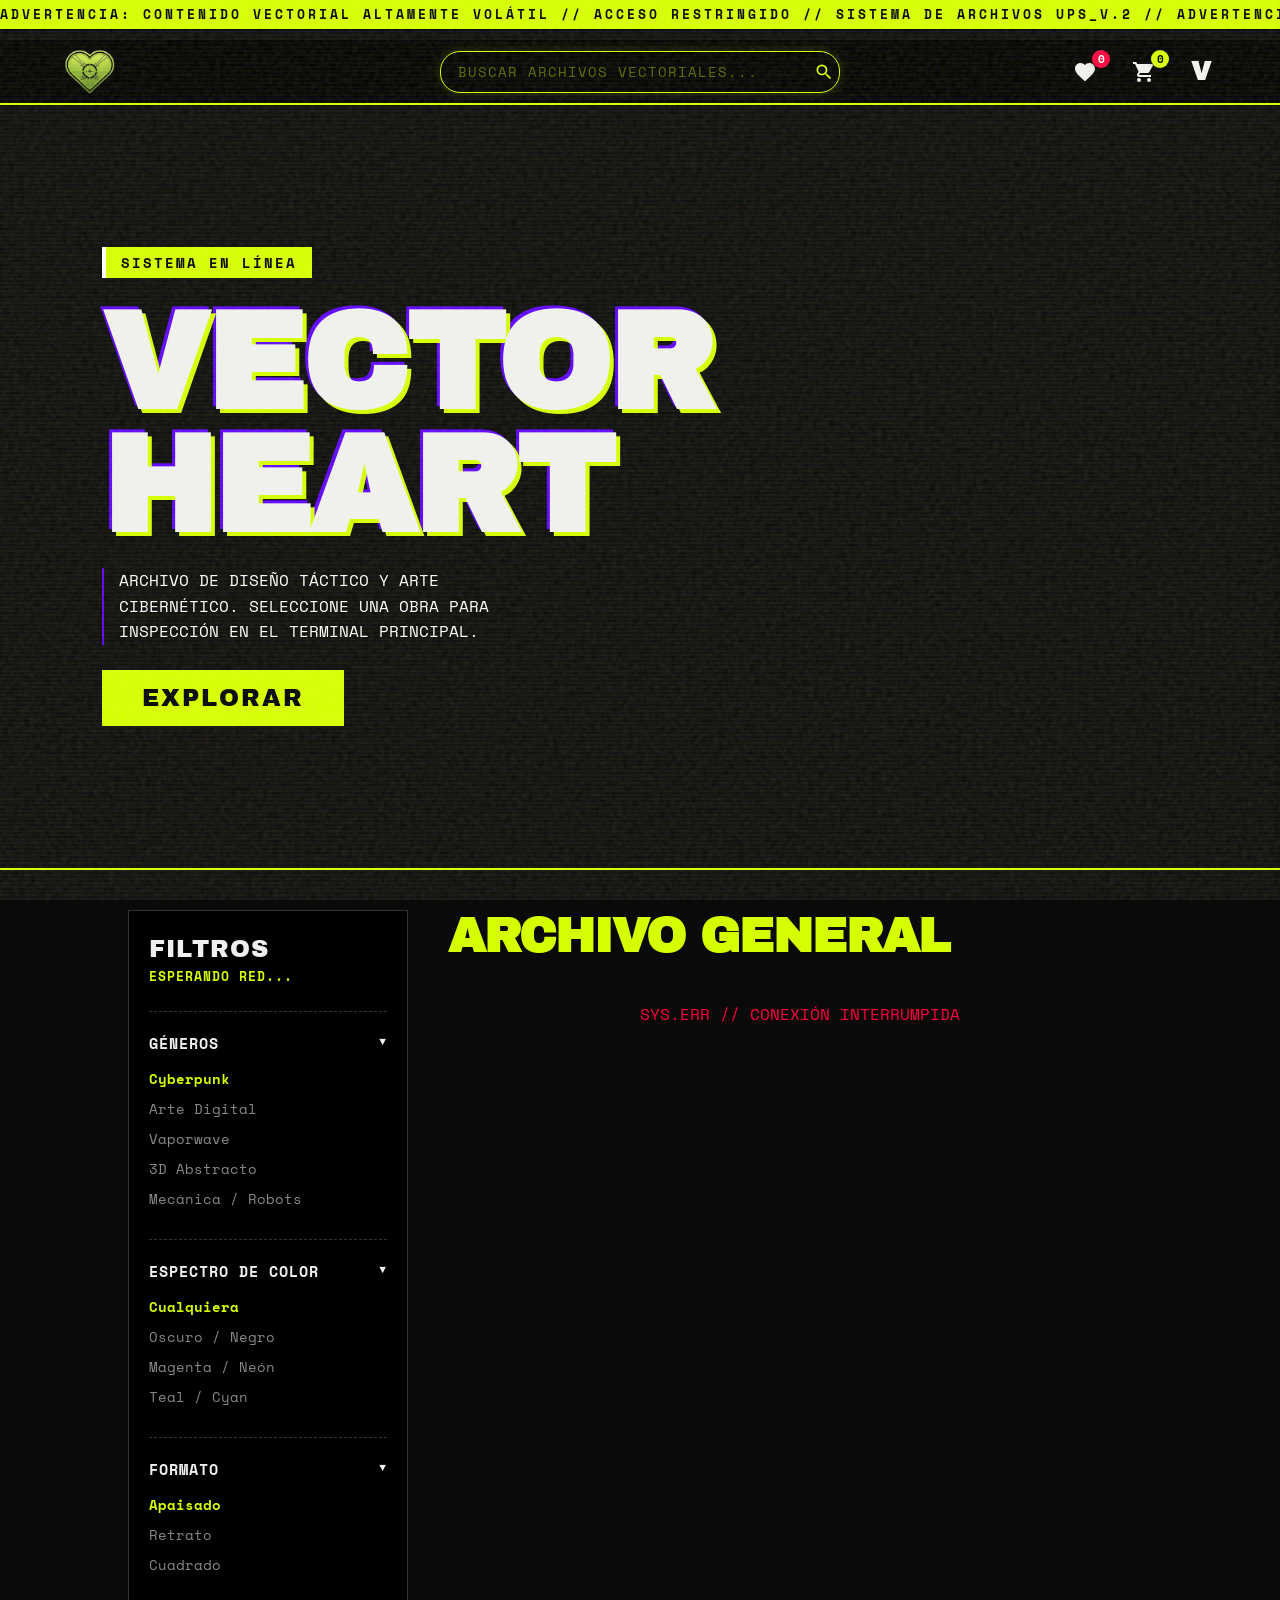
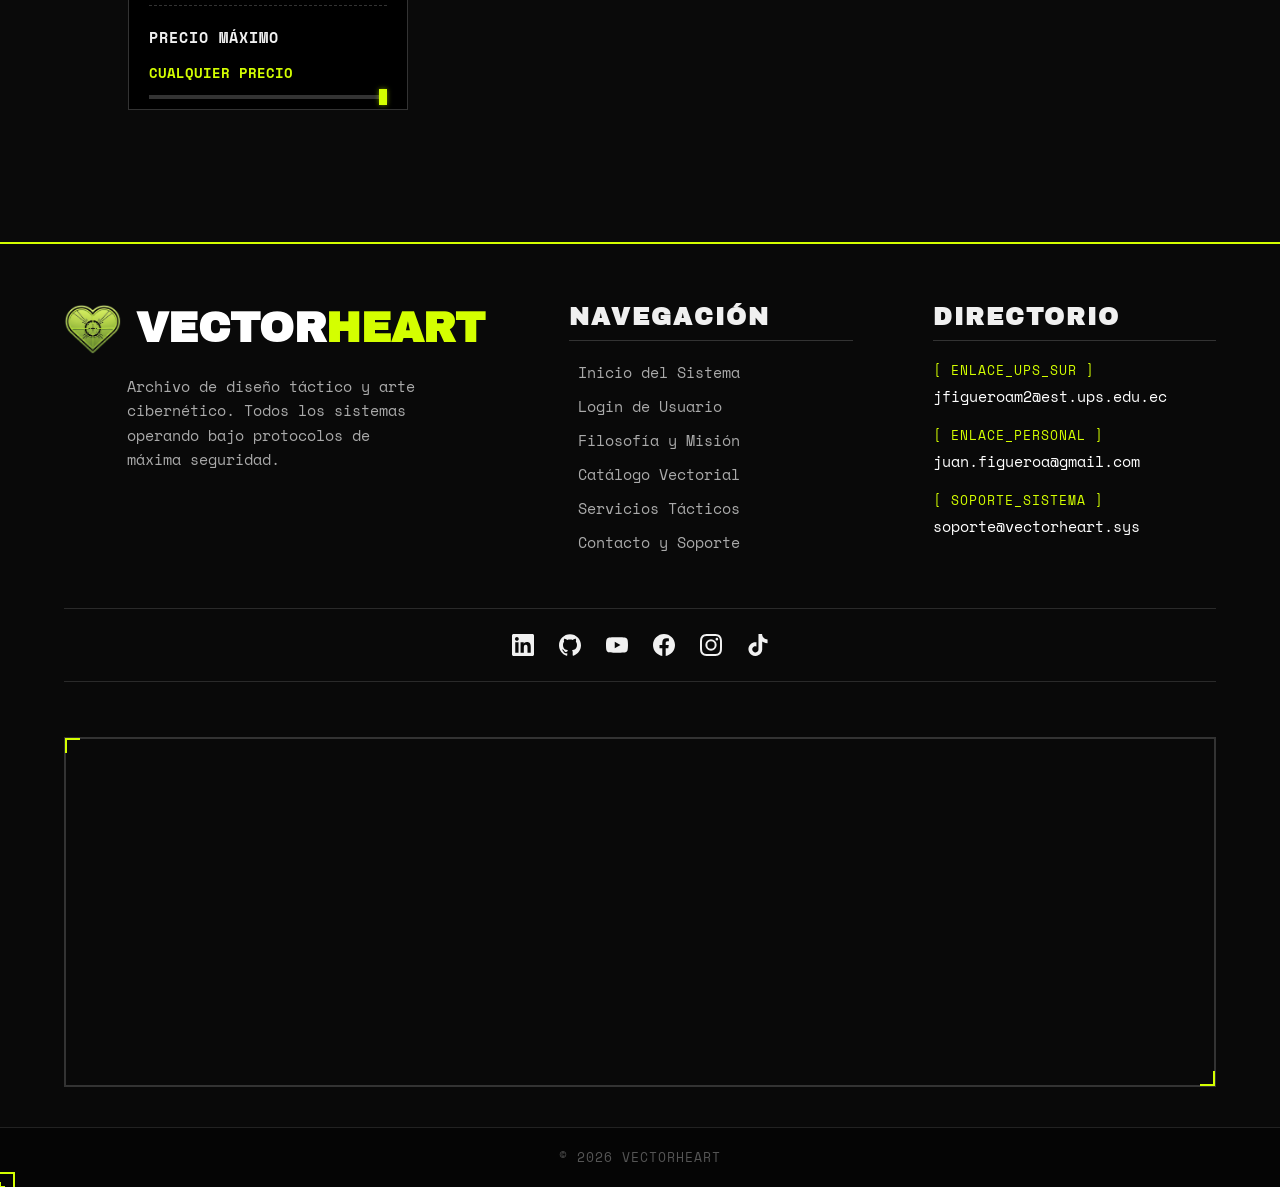
<file: src/index.html>
<!DOCTYPE html>
<html lang="es">
<head>
  <!-- ================= METADATOS Y TÍTULO ================= -->
  <meta charset="UTF-8">
  <meta name="viewport" content="width=device-width, initial-scale=1.0">
  <title>VECTORHEART // ART ARCHIVE</title>

  <!-- ================= HOJAS DE ESTILO Y FUENTES ================= -->
  <link rel="stylesheet" href="css/style.css">
  <link href="https://fonts.googleapis.com/css2?family=Bebas+Neue&family=Space+Mono:wght@400;700&display=swap" rel="stylesheet">
</head>
<body>

<!-- ================= EFECTOS VISUALES GLOBALES ================= -->
<!-- Efecto de escaneo CRT y ruido estático de fondo -->
<div class="ui-scanner"></div>
<div class="crt-noise"></div>

<!-- Marquesina superior de advertencia táctica -->
<div class="danger-marquee top-marquee">
  <div class="marquee-content">
    ADVERTENCIA: CONTENIDO VECTORIAL ALTAMENTE VOLÁTIL // ACCESO RESTRINGIDO // SISTEMA DE ARCHIVOS UPS_V.2 // ADVERTENCIA: CONTENIDO VECTORIAL ALTAMENTE VOLÁTIL // ACCESO RESTRINGIDO // SISTEMA DE ARCHIVOS UPS_V.2 //
  </div>
</div>

<!-- ================= HEADER PRINCIPAL ================= -->
<header class="main-header">
  <!-- Logo de Vectorheart -->
  <a href="index.html" class="brand-logo" data-target="true" title="Reiniciar Sistema">
    <img src="assets/icons/Vectorheart.png" alt="Vectorheart Logo" class="heart-logo">
  </a>

  <!-- Barra de búsqueda global (Estilo Pinterest Táctico) -->
  <div class="header-search-container" id="searchContainer">
    <!-- FIX ACCESIBILIDAD: aria-label añadido -->
    <input type="search" id="searchInput" aria-label="Buscador global de archivos vectoriales" placeholder="BUSCAR ARCHIVOS VECTORIALES..." class="search-input" data-target="true" autocomplete="off">

    <!-- Botón X para limpiar -->
    <button id="clearSearchBtn" class="clear-search-btn" style="display: none;" data-target="true">X</button>

    <svg viewBox="0 0 24 24" width="20" height="20" fill="currentColor" class="search-icon">
      <path d="M15.5 14h-.79l-.28-.27A6.471 6.471 0 0 0 16 9.5 6.5 6.5 0 1 0 9.5 16c1.61 0 3.09-.59 4.23-1.57l.27.28v.79l5 4.99L20.49 19l-4.99-5zm-6 0C7.01 14 5 11.99 5 9.5S7.01 5 9.5 5 14 7.01 14 9.5 11.99 14 9.5 14z"/>
    </svg>

    <!-- Menú Desplegable Predictivo -->
    <div class="search-dropdown" id="searchDropdown">
      <!-- Se llena dinámicamente con JS -->
    </div>
  </div>

  <!-- Botones de control (Favoritos, Base de Datos/Carrito, Menú Lateral) -->
  <div class="header-controls">
    <button id="favBtn" class="icon-btn" data-target="true" title="Favoritos">
      <svg viewBox="0 0 24 24" width="24" height="24" fill="currentColor"><path d="M12 21.35l-1.45-1.32C5.4 15.36 2 12.28 2 8.5 2 5.42 4.42 3 7.5 3c1.74 0 3.41.81 4.5 2.09C13.09 3.81 14.76 3 16.5 3 19.58 3 22 5.42 22 8.5c0 3.78-3.4 6.86-8.55 11.54L12 21.35z"/></svg>
      <span class="cart-badge" id="favCountBadge" style="background: #FF003C; color: #FFF;">0</span>
    </button>
    <a href="#" class="cart-link icon-btn" data-target="true" title="Base de Datos">
      <svg viewBox="0 0 24 24" width="24" height="24" fill="currentColor"><path d="M7 18c-1.1 0-1.99.9-1.99 2S5.9 22 7 22s2-.9 2-2-.9-2-2-2zM1 2v2h2l3.6 7.59-1.35 2.45c-.16.28-.25.61-.25.96 0 1.1.9 2 2 2h12v-2H7.42c-.14 0-.25-.11-.25-.25l.03-.12.9-1.63h7.45c.75 0 1.41-.41 1.75-1.03l3.58-6.49c.08-.14.12-.31.12-.48 0-.55-.45-1-1-1H5.21l-.94-2H1zm16 16c-1.1 0-1.99.9-1.99 2s.89 2 1.99 2 2-.9 2-2-.9-2-2-2z"/></svg>
      <span class="cart-badge" id="cartCountBadge">0</span>
    </a>
    <button id="menuBtn" class="icon-btn" data-target="true" title="Abrir Menú" style="font-family: var(--font-heading); font-size: 1.6rem; font-weight: bold; width: 30px; height: 30px;">V</button>
  </div>
</header>

<!-- ================= CONTENIDO PRINCIPAL (MAIN) ================= -->
<main>
  <!-- Sección Hero (Banner principal animado) -->
  <section class="hero">
    <div class="hero-content">
      <div class="hero-badge">SISTEMA EN LÍNEA</div>
      <h1 class="glitch-title">VECTOR<br>HEART</h1>
      <p class="hero-desc">ARCHIVO DE DISEÑO TÁCTICO Y ARTE CIBERNÉTICO. SELECCIONE UNA OBRA PARA INSPECCIÓN EN EL TERMINAL PRINCIPAL.</p>
      <button class="btn-explore" data-target="true" onclick="document.getElementById('catalog-grid').scrollIntoView({behavior: 'smooth', block: 'start'})">
        EXPLORAR
      </button>
    </div>
    <!-- Carrusel de obras destacadas inyectado por JS -->
    <div class="hero-art-display" id="heroCarousel"></div>
  </section>

  <!-- Sección de Catálogo con Sidebar -->
  <section class="catalog-container" id="catalog-section">

    <!-- SIDEBAR DE FILTROS AVANZADOS (ESTILO STEAM) -->
    <aside class="filter-sidebar">
      <div class="sidebar-title">FILTROS</div>
      <div class="sidebar-matches" id="matchCount">ESPERANDO RED...</div>

      <!-- Sección: Categoría -->
      <div class="filter-section">
        <div class="filter-section-title">GÉNEROS <span style="font-size: 0.7rem;">▼</span></div>
        <label class="filter-option"><input type="radio" name="cat" value="cyberpunk neon" checked><span class="active">Cyberpunk</span></label>
        <label class="filter-option"><input type="radio" name="cat" value="digital art"><span>Arte Digital</span></label>
        <label class="filter-option"><input type="radio" name="cat" value="vaporwave"><span>Vaporwave</span></label>
        <label class="filter-option"><input type="radio" name="cat" value="abstract 3d"><span>3D Abstracto</span></label>
        <label class="filter-option"><input type="radio" name="cat" value="mecha robot"><span>Mecánica / Robots</span></label>
      </div>

      <!-- Sección: Color Base -->
      <div class="filter-section">
        <div class="filter-section-title">ESPECTRO DE COLOR <span style="font-size: 0.7rem;">▼</span></div>
        <label class="filter-option"><input type="radio" name="col" value="" checked><span class="active">Cualquiera</span></label>
        <label class="filter-option"><input type="radio" name="col" value="black"><span>Oscuro / Negro</span></label>
        <label class="filter-option"><input type="radio" name="col" value="magenta"><span>Magenta / Neón</span></label>
        <label class="filter-option"><input type="radio" name="col" value="teal"><span>Teal / Cyan</span></label>
      </div>

      <!-- Sección: Orientación -->
      <div class="filter-section">
        <div class="filter-section-title">FORMATO <span style="font-size: 0.7rem;">▼</span></div>
        <label class="filter-option"><input type="radio" name="ori" value="landscape" checked><span class="active">Apaisado</span></label>
        <label class="filter-option"><input type="radio" name="ori" value="portrait"><span>Retrato</span></label>
        <label class="filter-option"><input type="radio" name="ori" value="squarish"><span>Cuadrado</span></label>
      </div>

      <!-- Sección: Precio (Frontend Filter) -->
      <div class="filter-section">
        <div class="filter-section-title">PRECIO MÁXIMO</div>
        <div class="price-slider-container">
          <span class="price-label" id="priceLabel">Cualquier precio</span>
          <!-- FIX ACCESIBILIDAD: aria-label añadido -->
          <input type="range" id="priceFilter" aria-label="Filtro de precio máximo" min="40" max="200" value="200" data-target="true">
        </div>
      </div>

      <!-- Botón de Limpieza Rápida -->
      <button class="btn-clear-filters" id="clearFiltersBtn" data-target="true">LIMPIAR FILTROS</button>
    </aside>

    <!-- ÁREA DE PRODUCTOS -->
    <div class="catalog-content">
      <h2 class="section-title" style="font-size: 3rem; margin-top: 0;">ARCHIVO GENERAL</h2>
      <!-- Cuadrícula -->
      <div class="product-grid" id="catalog-grid"></div>
      <!-- Botón Cargar Más -->
      <button class="btn-load-more" id="loadMoreBtn" data-target="true">CARGAR MÁS MÓDULOS</button>
    </div>

  </section>
</main>

<!-- ================= MODAL DE DETALLE DE OBRA (DISEÑO VERTICAL EDITORIAL) ================= -->
<div class="modal-overlay" id="artModal">
  <div class="modal-content">

    <!-- Botón de Cierre -->
    <button class="modal-close-btn" id="closeModalBtn" data-target="true" title="Cerrar Terminal">X</button>

    <!-- Contenedor con Scroll Global -->
    <div class="modal-body-scroll">

      <!-- 1. Encabezado / Título -->
      <div class="modal-header-vertical">
        <div class="modal-badge">// REGISTRO VECTORIAL</div>
        <h2 id="modalTitle">TITULO OBRA</h2>
      </div>

      <!-- 2. Imagen -->
      <div style="position: relative; width: 100%; margin-bottom: 30px;">

        <button id="btnModo3D" class="icon-btn" data-target="true" title="Activar Prisma 3D" style="position: absolute; top: 15px; right: 15px; z-index: 100; border: 1px solid var(--primary); box-shadow: 0 0 10px rgba(212,255,0,0.3); padding: 8px; color: var(--primary); background: rgba(10,10,10,0.8); border-radius: 4px; cursor: pointer; transition: all 0.3s ease;">
          <svg viewBox="0 0 24 24" width="22" height="22" fill="none" stroke="currentColor" stroke-width="2" stroke-linecap="round" stroke-linejoin="round">
            <path d="M21 16V8a2 2 0 0 0-1-1.73l-7-4a2 2 0 0 0-2 0l-7 4A2 2 0 0 0 3 8v8a2 2 0 0 0 1 1.73l7 4a2 2 0 0 0 2 0l7-4A2 2 0 0 0 21 16z"></path>
            <polyline points="3.27 6.96 12 12.01 20.73 6.96"></polyline>
            <line x1="12" y1="22.08" x2="12" y2="12"></line>
          </svg>
        </button>

        <div class="modal-image-vertical" id="modalImageContainer" style="overflow: visible; display: flex; justify-content: center; align-items: center; position: relative; margin-bottom: 0; height: 450px;">

          <div class="modal-image" id="modalImageBase"></div>

          <div class="cube-scene" id="cubeScene">
            <div class="tactical-cube" id="tacticalCube">
            </div>
          </div>
        </div>

      </div>

      <!-- 3. Metadatos Expandidos -->
      <div class="modal-data-vertical">
        <p class="modal-data"><span>[ ARTISTA ]</span> <strong id="modalArtist">...</strong></p>
        <p class="modal-data"><span>[ EXPOSICIÓN ]</span> <strong id="modalExhibitions">...</strong></p>
        <p class="modal-data"><span>[ RESOLUCIÓN ]</span> <strong id="modalDimensions" style="color: #FFF;">...</strong></p>
        <p class="modal-data" style="align-items: center;">
          <span>[ FIRMA HEX ]</span>
          <strong id="modalHex" style="display: flex; align-items: center; gap: 10px;">...</strong>
        </p>
        <p class="modal-data"><span>[ RED (LIKES) ]</span> <strong id="modalLikes" style="color: #FFF;">...</strong></p>
      </div>

      <!-- 3.5 Etiquetas (Tags) -->
      <div class="modal-tags" id="modalTags" style="display: flex; gap: 8px; flex-wrap: wrap; margin-bottom: 25px; border-bottom: 1px dashed #333; padding-bottom: 25px;">
        <!-- Se inyectan con JS -->
      </div>

      <!-- 4. Estrellas / Rating -->
      <div class="modal-rating-vertical">
        <span style="color: #666; font-size: 0.85rem; font-family: var(--font-tech); width: 135px; flex-shrink: 0;">NIVEL DE AMENAZA:</span>
        <div class="modal-rating" id="modalRating">★★★★★</div>
      </div>

      <!-- 5. Descripción a todo lo ancho -->
      <div class="modal-desc-vertical">
        <p class="modal-desc" id="modalDesc">Cargando registro de datos...</p>
      </div>

    </div>
  </div>
</div>

<!-- ================= MENÚ DE NAVEGACIÓN LATERAL ================= -->
<nav class="side-menu" id="sideMenu" style="justify-content: flex-start; gap: 25px; overflow-y: auto; padding-top: 60px;">
  <button class="close-menu" id="closeMenuBtn" data-target="true">X</button>

  <div class="sidebar-brand" style="display: flex; align-items: center; gap: 15px;">
    <span class="v-logo" style="background: var(--primary); color: var(--dark); width: 35px; height: 35px; display: flex; align-items: center; justify-content: center; font-family: var(--font-heading); font-size: 1.5rem;">V</span>
    <h2 style="font-family: var(--font-heading); font-size: 2rem; margin: 0; line-height: 1; color: var(--text-light);">VECTOR<span class="highlight" style="color: var(--primary);">HEART</span></h2>
  </div>

  <!-- Enlaces del directorio -->
  <ul class="menu-links" style="margin-bottom: 10px;">
    <li><a href="index.html" data-target="true" style="display: flex; align-items: center; gap: 15px;"><svg viewBox="0 0 24 24" width="24" height="24" fill="currentColor"><path d="M3 13h8V3H3v10zm0 8h8v-6H3v6zm10 0h8V11h-8v10zm0-18v6h8V3h-8z"/></svg> INICIO</a></li>
    <li><a href="login.html" data-target="true" style="display: flex; align-items: center; gap: 15px;"><svg viewBox="0 0 24 24" width="24" height="24" fill="currentColor"><path d="M12 12c2.21 0 4-1.79 4-4s-1.79-4-4-4-4 1.79-4 4 1.79 4 4 4zm0 2c-2.67 0-8 1.34-8 4v2h16v-2c0-2.66-5.33-4-8-4z"/></svg> LOGIN</a></li>
    <li><a href="filosofia.html" data-target="true" style="display: flex; align-items: center; gap: 15px;"><svg viewBox="0 0 24 24" width="24" height="24" fill="currentColor"><path d="M12 2L2 22h20L12 2zm0 5l5 10h-10l5-10z"/></svg> FILOSOFÍA</a></li>
    <li><a href="index.html#catalog-grid" id="tiendaLink" data-target="true" style="display: flex; align-items: center; gap: 15px;"><svg viewBox="0 0 24 24" width="24" height="24" fill="currentColor"><path d="M4 4h4v4H4zm6 0h4v4h-4zm6 0h4v4h-4zM4 10h4v4H4zm6 0h4v4h-4zm6 0h4v4h-4zM4 16h4v4H4zm6 0h4v4h-4zm6 0h4v4h-4z"/></svg> CATÁLOGO</a></li>
    <li><a href="servicios.html" data-target="true" style="display: flex; align-items: center; gap: 15px;"><svg viewBox="0 0 24 24" width="24" height="24" fill="currentColor"><path d="M22.7 19l-9.1-9.1c.9-2.3.4-5-1.5-6.9-2-2-5-2.4-7.4-1.3L9 6 6 9 1.6 4.7C.5 7.1.9 10.1 2.9 12.1c1.9 1.9 4.6 2.4 6.9 1.5l9.1 9.1c.4.4 1 .4 1.4 0l2.4-2.4c.4-.4.4-1 0-1.3z"/></svg> SERVICIOS</a></li>
    <li><a href="contacto.html" data-target="true" style="display: flex; align-items: center; gap: 15px;"><svg viewBox="0 0 24 24" width="24" height="24" fill="currentColor"><path d="M20 4H4c-1.1 0-1.99.9-1.99 2L2 18c0 1.1.9 2 2 2h16c1.1 0 2-.9 2-2V6c0-1.1-.9-2-2-2zm0 4l-8 5-8-5V6l8 5 8-5v2z"/></svg> CONTACTO</a></li>
  </ul>

  <!-- Controles de Localización y Redes del Menú -->
  <div style="display: flex; flex-direction: column; align-items: center; gap: 20px; border-top: 1px solid #333; padding-top: 25px;">
    <div class="side-socials" style="display: flex; gap: 20px; justify-content: center; width: 100%; border: none; padding: 0; margin: 0;">
      <a href="https://www.linkedin.com/in/juan-figueroa-98a816195/" target="_blank" data-target="true" title="LinkedIn">
        <svg viewBox="0 0 24 24"><path d="M20.447 20.452h-3.554v-5.569c0-1.328-.027-3.037-1.852-3.037-1.853 0-2.136 1.445-2.136 2.939v5.667H9.351V9h3.414v1.561h.046c.477-.9 1.637-1.85 3.37-1.85 3.601 0 4.267 2.37 4.267 5.455v6.286zM5.337 7.433c-1.144 0-2.063-.926-2.063-2.065 0-1.138.92-2.063 2.063-2.063 1.14 0 2.064.925 2.064 2.063 0 1.139-.925 2.065-2.064 2.065zm1.782 13.019H3.555V9h3.564v11.452zM22.225 0H1.771C.792 0 0 .774 0 1.729v20.542C0 23.227.792 24 1.771 24h20.451C23.2 24 24 23.227 24 22.271V1.729C24 .774 23.2 0 22.222 0h.003z"/></svg>
      </a>
      <a href="https://github.com/xErnyx" target="_blank" data-target="true" title="GitHub">
        <svg viewBox="0 0 24 24"><path d="M12 .297c-6.63 0-12 5.373-12 12 0 5.303 3.438 9.8 8.205 11.385.6.113.82-.258.82-.577 0-.285-.01-1.04-.015-2.04-3.338.724-4.042-1.61-4.042-1.61C4.422 18.07 3.633 17.7 3.633 17.7c-1.087-.744.084-.729.084-.729 1.205.084 1.838 1.236 1.838 1.236 1.07 1.835 2.809 1.305 3.495.998.108-.776.417-1.305.76-1.605-2.665-.3-5.466-1.332-5.466-5.93 0-1.31.465-2.38 1.235-3.22-.135-.303-.54-1.523.105-3.176 0 0 1.005-.322 3.3 1.23.96-.267 1.98-.399 3-.405 1.02.006 2.04.138 3 .405 2.28-1.552 3.285-1.23 3.285-1.23.645 1.653.24 2.873.12 3.176.765.84 1.23 1.91 1.23 3.22 0 4.61-2.805 5.625-5.475 5.92.42.36.81 1.096.81 2.22 0 1.606-.015 2.896-.015 3.286 0 .315.21.69.825.57C20.565 22.092 24 17.592 24 12.297c0-6.627-5.373-12-12-12"/></svg>
      </a>
      <a href="https://www.youtube.com/@Antonimo555" target="_blank" data-target="true" title="YouTube">
        <svg viewBox="0 0 24 24"><path d="M23.498 6.186a3.016 3.016 0 0 0-2.122-2.136C19.505 3.545 12 3.545 12 3.545s-7.505 0-9.377.505A3.017 3.017 0 0 0 .502 6.186C0 8.07 0 12 0 12s0 3.93.502 5.814a3.016 3.016 0 0 0 2.122 2.136c1.871.505 9.376.505 9.376.505s7.505 0 9.377-.505a3.015 3.015 0 0 0 2.122-2.136C24 15.93 24 12 24 12s0-3.93-.502-5.814zM9.545 15.568V8.432L15.818 12l-6.273 3.568z"/></svg>
      </a>
      <a href="https://www.facebook.com/Antonimo0/" target="_blank" data-target="true" title="Facebook">
        <svg viewBox="0 0 24 24"><path d="M24 12.073c0-6.627-5.373-12-12-12s-12 5.373-12 12c0 5.99 4.388 10.954 10.125 11.854v-8.385H7.078v-3.469h3.047V9.43c0-3.007 1.792-4.669 4.533-4.669 1.312 0 2.686.235 2.686.235v2.953H15.83c-1.491 0-1.956.925-1.956 1.874v2.25h3.328l-.532 3.469h-2.796v8.385C19.612 23.027 24 18.062 24 12.073z"/></svg>
      </a>
      <a href="https://www.instagram.com/0antonimo0/" target="_blank" data-target="true" title="Instagram">
        <svg viewBox="0 0 24 24"><path d="M12 2.163c3.204 0 3.584.012 4.85.07 3.252.148 4.771 1.691 4.919 4.919.058 1.265.069 1.645.069 4.849 0 3.205-.012 3.584-.069 4.849-.149 3.225-1.664 4.771-4.919 4.919-1.266.058-1.644.07-4.85.07-3.204 0-3.584-.012-4.849-.07-3.26-.149-4.771-1.699-4.919-4.92-.058-1.265-.07-1.644-.07-4.849 0-3.204.013-3.583.07-4.849.149-3.227 1.664-4.771 4.919-4.919 1.266-.057 1.645-.069 4.849-.069zM12 0C8.741 0 8.333.014 7.053.072 2.695.272.273 2.69.073 7.052.014 8.333 0 8.741 0 12c0 3.259.014 3.668.072 4.948.2 4.358 2.618 6.78 6.98 6.98C8.333 23.986 8.741 24 12 24c3.259 0 3.668-.014 4.948-.072 4.354-.2 6.782-2.618 6.979-6.98.059-1.28.073-1.689.073-4.948 0-3.259-.014-3.667-.072-4.947-.196-4.354-2.617-6.78-6.979-6.98C15.668.014 15.259 0 12 0zm0 5.838a6.162 6.162 0 100 12.324 6.162 6.162 0 000-12.324zM12 16a4 4 0 110-8 4 4 0 010 8zm6.406-11.845a1.44 1.44 0 100 2.881 1.44 1.44 0 000-2.881z"/></svg>
      </a>
      <a href="https://www.tiktok.com/@erny_xp555" target="_blank" data-target="true" title="TikTok">
        <svg viewBox="0 0 24 24"><path d="M12.525.02c1.31-.02 2.61-.01 3.91-.02.08 1.53.63 3.09 1.75 4.17 1.12 1.11 2.7 1.62 4.24 1.79v4.03c-1.44-.05-2.89-.35-4.2-.97-.57-.26-1.1-.59-1.62-.93-.01 2.92.01 5.84-.02 8.75-.08 1.4-.54 2.79-1.35 3.94-1.31 1.92-3.58 3.17-5.91 3.21-1.43.08-2.86-.31-4.08-1.03-2.02-1.19-3.44-3.37-3.65-5.71-.02-.5-.03-1-.01-1.49.18-1.9 1.12-3.72 2.58-4.96 1.66-1.44 3.98-2.13 6.15-1.72.02 1.48-.04 2.96-.04 4.44-.99-.32-2.15-.23-3.02.37-.63.41-1.11 1.04-1.36 1.75-.21.51-.15 1.07-.14 1.61.24 1.64 1.82 3.02 3.5 2.87 1.12-.01 2.19-.66 2.77-1.61.19-.33.4-.67.41-1.06.1-1.79.06-3.57.07-5.36.01-4.03-.01-8.05.02-12.07z"/></svg>
      </a>
    </div>

    <div class="localization-controls" style="display: flex; gap: 10px; justify-content: center; width: 100%;">
      <button class="loc-btn" data-target="true" style="justify-content: center; padding: 10px 20px;"><svg viewBox="0 0 24 24" width="18" height="18" fill="currentColor"><path d="M11.99 2C6.47 2 2 6.48 2 12s4.47 10 9.99 10C17.52 22 22 17.52 22 12S17.52 2 11.99 2zm6.93 6h-2.95c-.32-1.25-.78-2.45-1.38-3.56 1.84.63 3.37 1.91 4.33 3.56zM12 4.04c.83 1.2 1.48 2.53 1.91 3.96h-3.82c.43-1.43 1.08-2.76 1.91-3.96zM4.26 14C4.1 13.36 4 12.69 4 12s.1-1.36.26-2h3.38c-.08.66-.14 1.32-.14 2 0 .68.06 1.34.14 2H4.26zm.82 2h2.95c.32 1.25.78 2.45 1.38 3.56-1.84-.63-3.37-1.91-4.33-3.56zm2.95-8H5.08c-.96 1.66-2.49 2.93-4.33 3.56C5.81 7.11 6.28 5.92 6.6 4.68zM12 19.96c-.83-1.2-1.48-2.53-1.91-3.96h3.82c-.43 1.43-1.08 2.76-1.91 3.96zM14.34 14H9.66c-.09-.66-.16-1.32-.16-2 0-.68.07-1.34.16-2h4.68c.09.66.16 1.32.16 2 0 .68-.07 1.34-.16 2zm.25 5.56c.6-1.11 1.06-2.31 1.38-3.56h2.95c-.96 1.65-2.49 2.93-4.33 3.56zM16.36 14c.08-.66.14-1.32.14-2 0-.68-.06-1.34-.14-2h3.38c.16.64.26 1.31.26 2s-.1 1.36-.26 2h-3.38z"/></svg> Ecuador</button>
      <button class="loc-btn" data-target="true" style="justify-content: center; padding: 10px 20px;"><svg viewBox="0 0 24 24" width="18" height="18" fill="currentColor"><path d="M12.87 15.07l-2.54-2.51.03-.03c1.74-1.94 2.98-4.17 3.71-6.53H17V4h-7V2H8v2H1v2h11.17C11.5 7.92 10.44 9.75 9 11.35 8.07 10.32 7.3 9.19 6.69 8h-2c.73 1.63 1.73 3.17 2.98 4.56l-5.09 5.02L4 19l5-5 3.11 3.11.76-2.04zM18.5 10h-2L12 22h2l1.12-3h4.75L21 22h2l-4.5-12zm-2.62 7l1.62-4.33L19.12 17h-3.24z"/></svg> Español</button>
    </div>
    <p class="copyright" style="color: #666; font-size: 0.85rem; margin: 0; text-align: center; font-family: var(--font-tech);">© 2026 VECTORHEART</p>
  </div>
</nav>

<!-- ================= PANEL DE CARRITO DE COMPRAS ================= -->
<div class="cart-panel" id="cartPanel">
  <div class="cart-header">
    <h2>REGISTRO DE COMPRAS</h2>
    <button class="close-cart" id="closeCartBtn" data-target="true">X</button>
  </div>
  <div class="cart-items-container" id="cartItemsContainer"></div>

  <div class="cart-footer">
    <div class="cart-total">TOTAL: $<span id="cartTotalValue">0.00</span></div>

    <!-- NUEVOS BOTONES INFERIORES -->
    <div class="cart-bottom-actions">
      <button id="btn-undo-cart" class="btn-undo" data-target="true">RESTAR ÚLTIMO</button>
      <button id="btn-vaciar-carrito" class="btn-purgar" data-target="true">PURGAR SISTEMA</button>
    </div>

    <button class="btn-primary" style="width: 100%;" data-target="true">PROCESAR PAGO >></button>
  </div>
</div>

<div class="fav-panel" id="favPanel">
  <div class="fav-header">
    <h2 style="color: #FF003C; margin: 0;">ARCHIVOS CLASIFICADOS</h2>
    <button class="close-fav" id="closeFavBtn" data-target="true">X</button>
  </div>

  <div class="fav-items-container" id="favItemsContainer"></div>

  <div class="fav-footer" style="margin-top: 20px; padding-top: 20px; border-top: 1px solid #333;">
    <button id="btn-vaciar-favs" class="btn-purgar-favs" data-target="true">PURGAR FAVORITOS</button>
  </div>
</div>

<!-- ================= FOOTER GLOBAL ================= -->
<footer class="main-footer" style="background: rgba(10, 10, 10, 0.95); border-top: 2px solid var(--primary); padding: 60px 5% 0px; margin-top: 80px; display: flex; flex-direction: column; position: relative; z-index: 10;">

  <!-- Contenedor Superior (Columnas de información) -->
  <div class="footer-top-container" style="display: flex; flex-wrap: wrap; justify-content: space-between; gap: 80px; width: 100%; margin-bottom: 5px;">

    <!-- Columna 1: Branding y Descripción -->
    <div class="footer-col" style="flex: 1.5;">
      <div class="footer-logo-wrapper" style="display: flex; align-items: center; gap: 15px; margin-bottom: 20px;">
        <img src="assets/icons/Vectorheart.png" alt="Vectorheart Logo" class="heart-logo" style="height: 50px; width: auto; mix-blend-mode: screen;">
        <h2 class="footer-title" style="font-family: var(--font-heading); font-size: 2.6rem; margin: 0; line-height: 1; color: #FFF;">VECTOR<span style="color: var(--primary);">HEART</span></h2>
      </div>
      <p class="footer-desc" style="color: #AAA; font-family: var(--font-tech); font-size: 0.95rem; line-height: 1.6; max-width: 300px; margin: 0 auto;">
        Archivo de diseño táctico y arte cibernético. Todos los sistemas operando bajo protocolos de máxima seguridad.
      </p>
    </div>

    <!-- Columna 2: Navegación Rápida -->
    <div class="footer-col" style="flex: 1; min-width: 200px;">
      <h4 style="color: var(--text-light); font-family: var(--font-heading); font-size: 1.5rem; margin-bottom: 20px; letter-spacing: 2px; text-transform: uppercase;">Navegación</h4>
      <ul class="footer-links" style="list-style: none; padding: 0; display: flex; flex-direction: column; gap: 12px;">
        <li><a href="index.html" data-target="true" style="color: #AAA; font-family: var(--font-tech); text-decoration: none; font-size: 0.95rem; transition: color 0.3s ease;">Inicio del Sistema</a></li>
        <li><a href="login.html" data-target="true" style="color: #AAA; font-family: var(--font-tech); text-decoration: none; font-size: 0.95rem; transition: color 0.3s ease;">Login de Usuario</a></li>
        <li><a href="filosofia.html" data-target="true" style="color: #AAA; font-family: var(--font-tech); text-decoration: none; font-size: 0.95rem; transition: color 0.3s ease;">Filosofía y Misión</a></li>
        <li><a href="index.html#catalog-grid" data-target="true" style="color: #AAA; font-family: var(--font-tech); text-decoration: none; font-size: 0.95rem; transition: color 0.3s ease;">Catálogo Vectorial</a></li>
        <li><a href="servicios.html" data-target="true" style="color: #AAA; font-family: var(--font-tech); text-decoration: none; font-size: 0.95rem; transition: color 0.3s ease;">Servicios Tácticos</a></li>
        <li><a href="contacto.html" data-target="true" style="color: #AAA; font-family: var(--font-tech); text-decoration: none; font-size: 0.95rem; transition: color 0.3s ease;">Contacto y Soporte</a></li>
      </ul>
    </div>

    <!-- Columna 3: Información de Contacto -->
    <div class="footer-col" style="flex: 1; min-width: 260px;">
      <h4 style="color: var(--text-light); font-family: var(--font-heading); font-size: 1.5rem; margin-bottom: 20px; letter-spacing: 2px; text-transform: uppercase;">Directorio</h4>
      <div style="display: flex; flex-direction: column; gap: 18px;">
        <div>
          <span style="color: var(--primary); font-family: var(--font-tech); font-size: 0.8rem; letter-spacing: 1px; display: block; margin-bottom: 4px;">[ ENLACE_UPS_SUR ]</span>
          <span style="color: #FFF; font-family: var(--font-tech); font-size: 0.95rem;">jfigueroam2@est.ups.edu.ec</span>
        </div>
        <div>
          <span style="color: var(--primary); font-family: var(--font-tech); font-size: 0.8rem; letter-spacing: 1px; display: block; margin-bottom: 4px;">[ ENLACE_PERSONAL ]</span>
          <span style="color: #FFF; font-family: var(--font-tech); font-size: 0.95rem;">juan.figueroa@gmail.com</span>
        </div>
        <div>
          <span style="color: var(--primary); font-family: var(--font-tech); font-size: 0.8rem; letter-spacing: 1px; display: block; margin-bottom: 4px;">[ SOPORTE_SISTEMA ]</span>
          <span style="color: #FFF; font-family: var(--font-tech); font-size: 0.95rem;">soporte@vectorheart.sys</span>
        </div>
      </div>
    </div>
  </div>

  <!-- Redes Sociales Globales -->
  <div class="side-socials" style="display: flex; gap: 25px; justify-content: center; width: 100%; padding: 25px 0; border-top: 1px solid #222; border-bottom: 1px solid #222; mix-blend-mode: screen; margin-bottom: 5px;">
    <a href="https://www.linkedin.com/in/juan-figueroa-98a816195/" target="_blank" data-target="true" title="LinkedIn">
      <svg viewBox="0 0 24 24"><path d="M20.447 20.452h-3.554v-5.569c0-1.328-.027-3.037-1.852-3.037-1.853 0-2.136 1.445-2.136 2.939v5.667H9.351V9h3.414v1.561h.046c.477-.9 1.637-1.85 3.37-1.85 3.601 0 4.267 2.37 4.267 5.455v6.286zM5.337 7.433c-1.144 0-2.063-.926-2.063-2.065 0-1.138.92-2.063 2.063-2.063 1.14 0 2.064.925 2.064 2.063 0 1.139-.925 2.065-2.064 2.065zm1.782 13.019H3.555V9h3.564v11.452zM22.225 0H1.771C.792 0 0 .774 0 1.729v20.542C0 23.227.792 24 1.771 24h20.451C23.2 24 24 23.227 24 22.271V1.729C24 .774 23.2 0 22.222 0h.003z"/></svg>
    </a>
    <a href="https://github.com/xErnyx" target="_blank" data-target="true" title="GitHub">
      <svg viewBox="0 0 24 24"><path d="M12 .297c-6.63 0-12 5.373-12 12 0 5.303 3.438 9.8 8.205 11.385.6.113.82-.258.82-.577 0-.285-.01-1.04-.015-2.04-3.338.724-4.042-1.61-4.042-1.61C4.422 18.07 3.633 17.7 3.633 17.7c-1.087-.744.084-.729.084-.729 1.205.084 1.838 1.236 1.838 1.236 1.07 1.835 2.809 1.305 3.495.998.108-.776.417-1.305.76-1.605-2.665-.3-5.466-1.332-5.466-5.93 0-1.31.465-2.38 1.235-3.22-.135-.303-.54-1.523.105-3.176 0 0 1.005-.322 3.3 1.23.96-.267 1.98-.399 3-.405 1.02.006 2.04.138 3 .405 2.28-1.552 3.285-1.23 3.285-1.23.645 1.653.24 2.873.12 3.176.765.84 1.23 1.91 1.23 3.22 0 4.61-2.805 5.625-5.475 5.92.42.36.81 1.096.81 2.22 0 1.606-.015 2.896-.015 3.286 0 .315.21.69.825.57C20.565 22.092 24 17.592 24 12.297c0-6.627-5.373-12-12-12"/></svg>
    </a>
    <a href="https://www.youtube.com/@Antonimo555" target="_blank" data-target="true" title="YouTube">
      <svg viewBox="0 0 24 24"><path d="M23.498 6.186a3.016 3.016 0 0 0-2.122-2.136C19.505 3.545 12 3.545 12 3.545s-7.505 0-9.377.505A3.017 3.017 0 0 0 .502 6.186C0 8.07 0 12 0 12s0 3.93.502 5.814a3.016 3.016 0 0 0 2.122 2.136c1.871.505 9.376.505 9.376.505s7.505 0 9.377-.505a3.015 3.015 0 0 0 2.122-2.136C24 15.93 24 12 24 12s0-3.93-.502-5.814zM9.545 15.568V8.432L15.818 12l-6.273 3.568z"/></svg>
    </a>
    <a href="https://www.facebook.com/Antonimo0/" target="_blank" data-target="true" title="Facebook">
      <svg viewBox="0 0 24 24"><path d="M24 12.073c0-6.627-5.373-12-12-12s-12 5.373-12 12c0 5.99 4.388 10.954 10.125 11.854v-8.385H7.078v-3.469h3.047V9.43c0-3.007 1.792-4.669 4.533-4.669 1.312 0 2.686.235 2.686.235v2.953H15.83c-1.491 0-1.956.925-1.956 1.874v2.25h3.328l-.532 3.469h-2.796v8.385C19.612 23.027 24 18.062 24 12.073z"/></svg>
    </a>
    <a href="https://www.instagram.com/0antonimo0/" target="_blank" data-target="true" title="Instagram">
      <svg viewBox="0 0 24 24"><path d="M12 2.163c3.204 0 3.584.012 4.85.07 3.252.148 4.771 1.691 4.919 4.919.058 1.265.069 1.645.069 4.849 0 3.205-.012 3.584-.069 4.849-.149 3.225-1.664 4.771-4.919 4.919-1.266.058-1.644.07-4.85.07-3.204 0-3.584-.012-4.849-.07-3.26-.149-4.771-1.699-4.919-4.92-.058-1.265-.07-1.644-.07-4.849 0-3.204.013-3.583.07-4.849.149-3.227 1.664-4.771 4.919-4.919 1.266-.057 1.645-.069 4.849-.069zM12 0C8.741 0 8.333.014 7.053.072 2.695.272.273 2.69.073 7.052.014 8.333 0 8.741 0 12c0 3.259.014 3.668.072 4.948.2 4.358 2.618 6.78 6.98 6.98C8.333 23.986 8.741 24 12 24c3.259 0 3.668-.014 4.948-.072 4.354-.2 6.782-2.618 6.979-6.98.059-1.28.073-1.689.073-4.948 0-3.259-.014-3.667-.072-4.947-.196-4.354-2.617-6.78-6.979-6.98C15.668.014 15.259 0 12 0zm0 5.838a6.162 6.162 0 100 12.324 6.162 6.162 0 000-12.324zM12 16a4 4 0 110-8 4 4 0 010 8zm6.406-11.845a1.44 1.44 0 100 2.881 1.44 1.44 0 000-2.881z"/></svg>
    </a>
    <a href="https://www.tiktok.com/@erny_xp555" target="_blank" data-target="true" title="TikTok">
      <svg viewBox="0 0 24 24"><path d="M12.525.02c1.31-.02 2.61-.01 3.91-.02.08 1.53.63 3.09 1.75 4.17 1.12 1.11 2.7 1.62 4.24 1.79v4.03c-1.44-.05-2.89-.35-4.2-.97-.57-.26-1.1-.59-1.62-.93-.01 2.92.01 5.84-.02 8.75-.08 1.4-.54 2.79-1.35 3.94-1.31 1.92-3.58 3.17-5.91 3.21-1.43.08-2.86-.31-4.08-1.03-2.02-1.19-3.44-3.37-3.65-5.71-.02-.5-.03-1-.01-1.49.18-1.9 1.12-3.72 2.58-4.96 1.66-1.44 3.98-2.13 6.15-1.72.02 1.48-.04 2.96-.04 4.44-.99-.32-2.15-.23-3.02.37-.63.41-1.11 1.04-1.36 1.75-.21.51-.15 1.07-.14 1.61.24 1.64 1.82 3.02 3.5 2.87 1.12-.01 2.19-.66 2.77-1.61.19-.33.4-.67.41-1.06.1-1.79.06-3.57.07-5.36.01-4.03-.01-8.05.02-12.07z"/></svg>
    </a>
  </div>

  <!-- Artículo de Ubicación Semántico (Práctica 2) -->
  <article style="width: 100%;">
    <div class="map-container" style="width: 100%; height: 350px; position: relative; border: 2px solid #333; margin-bottom: 40px;">
      <div style="position: absolute; top: -1px; left: -1px; width: 15px; height: 15px; border-top: 2px solid var(--primary); border-left: 2px solid var(--primary); z-index: 5;"></div>
      <div style="position: absolute; bottom: -1px; right: -1px; width: 15px; height: 15px; border-bottom: 2px solid var(--primary); border-right: 2px solid var(--primary); z-index: 5;"></div>

      <iframe title="Ubicación de la Base de Operaciones Vectorheart" src="https://maps.google.com/maps?q=Universidad+Politecnica+Salesiana+Campus+Sur+Quito&t=&z=16&ie=UTF8&iwloc=&output=embed" width="100%" height="100%" style="border:0; filter: invert(90%) hue-rotate(180deg);" allowfullscreen="" loading="lazy" referrerpolicy="no-referrer-when-downgrade"></iframe>
    </div>
  </article>

</footer>

<!-- ================= BASE DE COPYRIGHT ================= -->
<div class="footer-bottom" style="background: #050505; text-align: center; padding: 20px; border-top: 1px solid #222; font-family: var(--font-tech); color: #555; font-size: 0.8rem; letter-spacing: 1px;">
  © 2026 VECTORHEART
</div>

<!-- ================= ARCHIVOS DE SCRIPT ================= -->
<script src="js/app.js"></script>
</body>
</html>
</file>
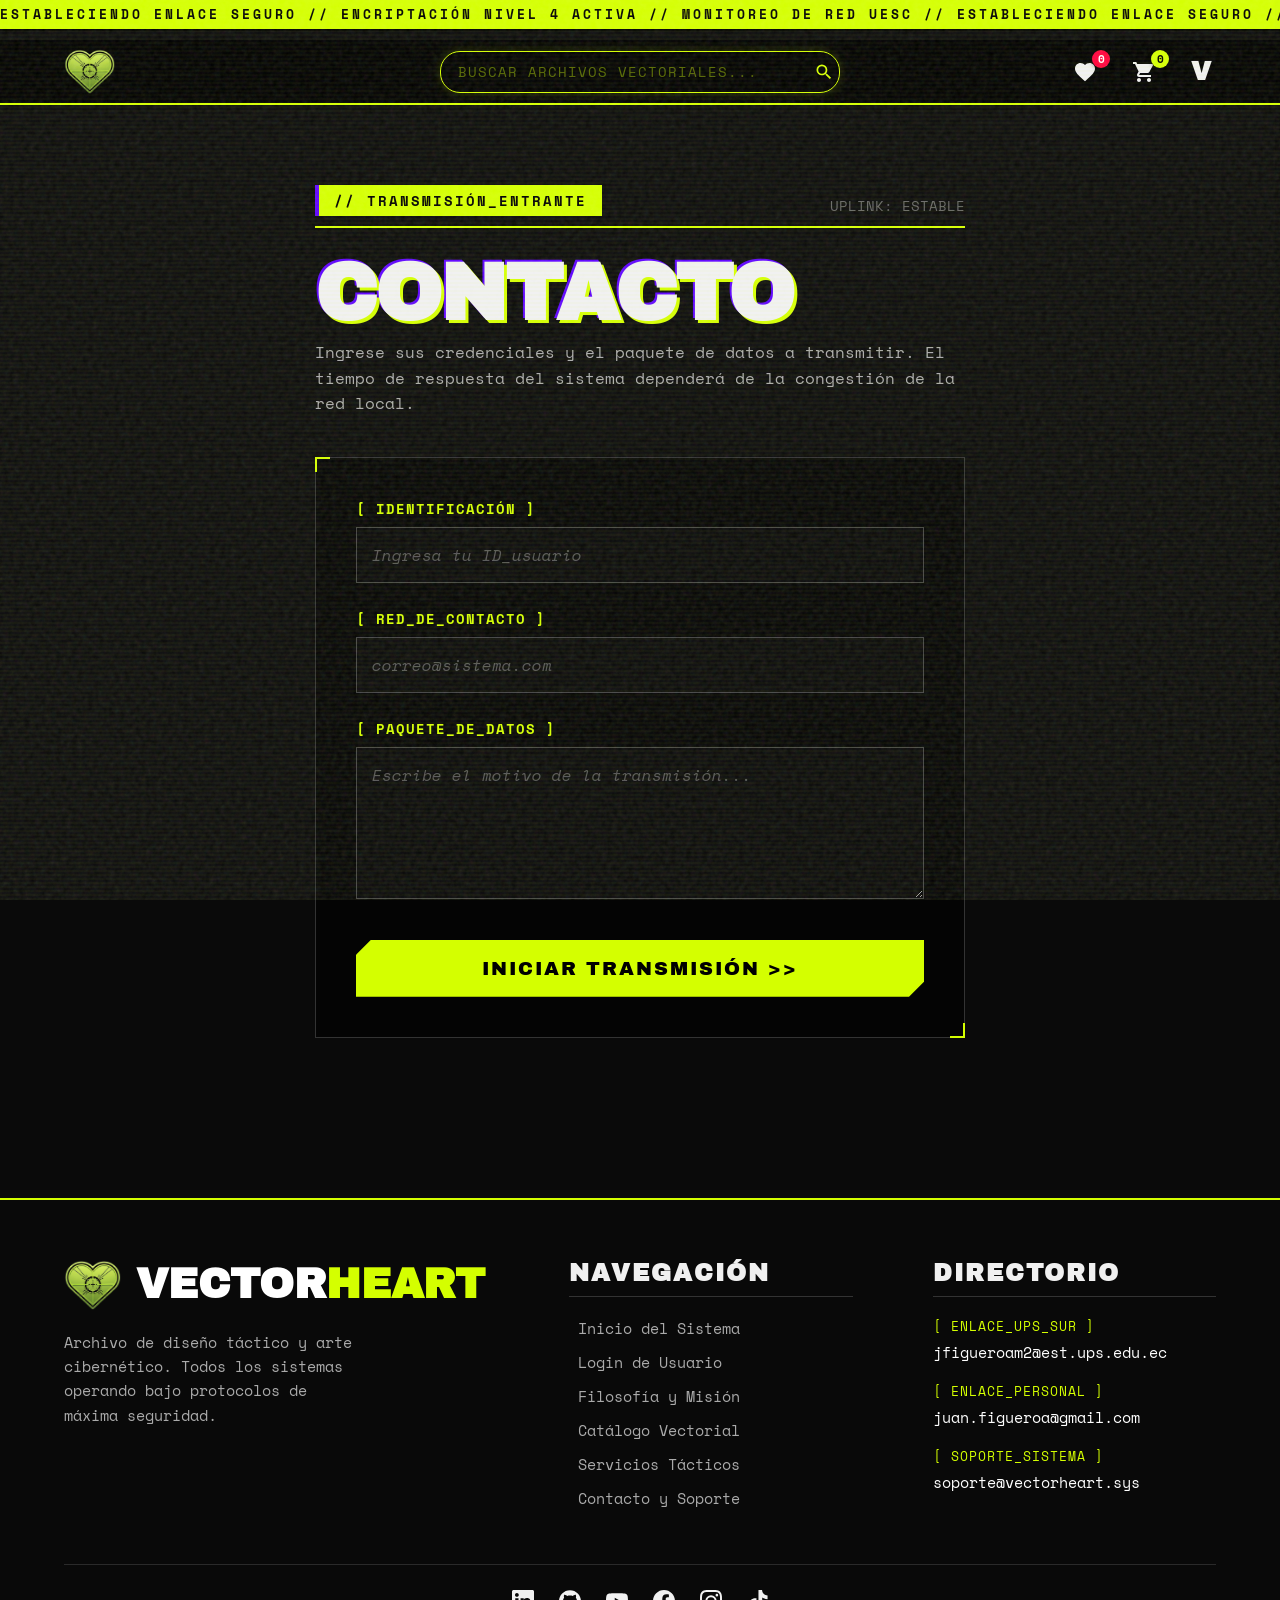
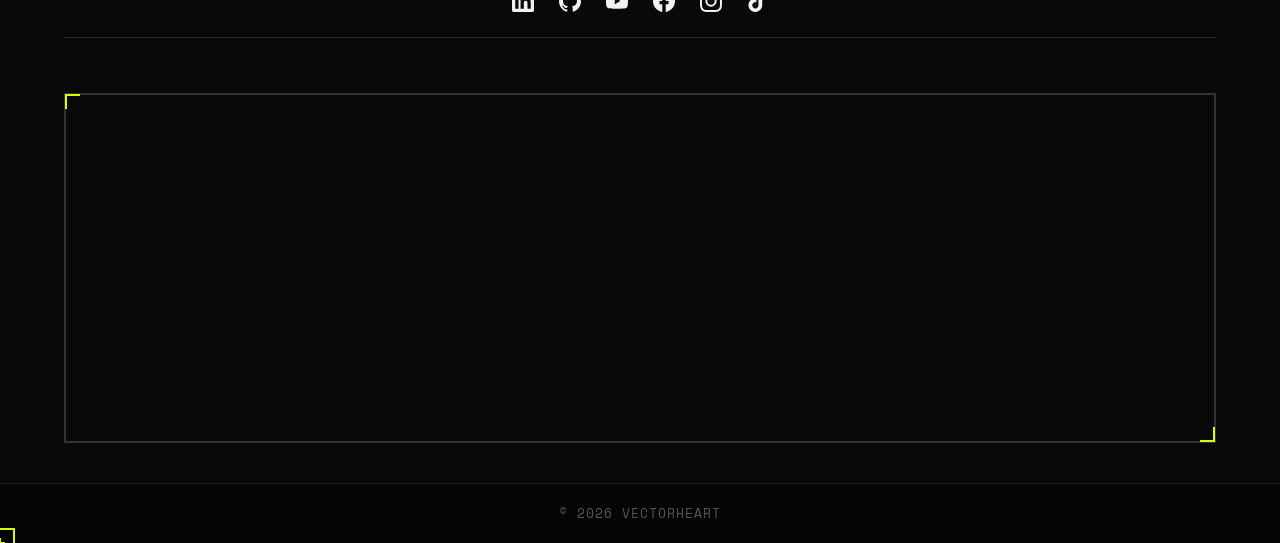
<file: src/contacto.html>
<!DOCTYPE html>
<html lang="es">
<head>
  <!-- ==========================================================================
       01. METADATOS Y RECURSOS DEL SISTEMA (HEAD)
       ========================================================================== -->
  <meta charset="UTF-8">
  <meta name="viewport" content="width=device-width, initial-scale=1.0">
  <title>ENLACE DE COMUNICACIÓN // VECTORHEART</title>

  <!-- Hojas de Estilo y Fuentes del HUD -->
  <link rel="stylesheet" href="css/style.css">
  <link href="https://fonts.googleapis.com/css2?family=Bebas+Neue&family=Space+Mono:wght@400;700&display=swap" rel="stylesheet">

  <!-- ==========================================================================
       02. ESTILOS LOCALES ESPECÍFICOS (TERMINAL)
       ========================================================================== -->
  <style>
    /* Estilos específicos para la Terminal de Contacto */
    .terminal-input {
      width: 100%;
      padding: 15px;
      background: rgba(10, 10, 10, 0.9);
      border: 1px solid #444;
      color: #FFF;
      font-family: var(--font-tech);
      font-size: 1rem;
      outline: none;
      transition: all 0.3s ease;
      box-sizing: border-box;
    }

    .terminal-input:focus {
      border-color: var(--primary);
      box-shadow: 0 0 10px rgba(212, 255, 0, 0.2), inset 0 0 5px rgba(212, 255, 0, 0.1);
      background: #000;
    }

    .terminal-input::placeholder {
      color: #555;
      font-style: italic;
    }

    .terminal-label {
      color: var(--primary);
      font-family: var(--font-tech);
      font-size: 0.9rem;
      font-weight: bold;
      display: block;
      margin-bottom: 8px;
      letter-spacing: 1px;
    }

    .btn-submit {
      width: 100%;
      padding: 18px;
      font-size: 1.2rem;
      background: var(--primary);
      color: var(--dark); /* Texto oscuro para que lea sobre fondo brillante */
      border: none;
      font-family: var(--font-heading);
      letter-spacing: 2px;
      transition: all 0.2s ease;
      /* Corte táctico en las esquinas */
      clip-path: polygon(15px 0, 100% 0, 100% calc(100% - 15px), calc(100% - 15px) 100%, 0 100%, 0 15px);
    }

    .btn-submit:hover {
      background: #FFF;
      transform: translateY(-2px);
      box-shadow: 0 5px 15px rgba(212, 255, 0, 0.4);
    }
  </style>
</head>
<body class="contacto-page">

<!-- ==========================================================================
     03. EFECTOS VISUALES GLOBALES (HUD)
     ========================================================================== -->
<div class="ui-scanner"></div>
<div class="crt-noise"></div>

<!-- Marquesina superior -->
<div class="danger-marquee top-marquee">
  <div class="marquee-content">
    ESTABLECIENDO ENLACE SEGURO // ENCRIPTACIÓN NIVEL 4 ACTIVA // MONITOREO DE RED UESC // ESTABLECIENDO ENLACE SEGURO // ENCRIPTACIÓN NIVEL 4 ACTIVA // MONITOREO DE RED UESC //
  </div>
</div>

<!-- ==========================================================================
     04. NAVEGACIÓN SUPERIOR (HEADER)
     ========================================================================== -->
<header class="main-header">
  <a href="index.html" class="brand-logo" data-target="true" title="Reiniciar Sistema">
    <img src="assets/icons/Vectorheart.png" alt="Vectorheart Logo" class="heart-logo">
  </a>

  <!-- Barra de Búsqueda -->
  <div class="header-search-container">
    <input type="search" id="globalSearchInput" placeholder="BUSCAR ARCHIVOS VECTORIALES..." class="search-input" data-target="true">
    <svg viewBox="0 0 24 24" width="20" height="20" fill="currentColor" class="search-icon">
      <path d="M15.5 14h-.79l-.28-.27A6.471 6.471 0 0 0 16 9.5 6.5 6.5 0 1 0 9.5 16c1.61 0 3.09-.59 4.23-1.57l.27.28v.79l5 4.99L20.49 19l-4.99-5zm-6 0C7.01 14 5 11.99 5 9.5S7.01 5 9.5 5 14 7.01 14 9.5 11.99 14 9.5 14z"/>
    </svg>
  </div>

  <!-- Botones de Control Superiores -->
  <div class="header-controls">
    <button id="favBtn" class="icon-btn" data-target="true" title="Favoritos">
      <svg viewBox="0 0 24 24" width="24" height="24" fill="currentColor"><path d="M12 21.35l-1.45-1.32C5.4 15.36 2 12.28 2 8.5 2 5.42 4.42 3 7.5 3c1.74 0 3.41.81 4.5 2.09C13.09 3.81 14.76 3 16.5 3 19.58 3 22 5.42 22 8.5c0 3.78-3.4 6.86-8.55 11.54L12 21.35z"/></svg>
      <span class="cart-badge" id="favCountBadge" style="background: #FF003C; color: #FFF;">0</span>
    </button>
    <a href="#" class="cart-link icon-btn" data-target="true" title="Base de Datos">
      <svg viewBox="0 0 24 24" width="24" height="24" fill="currentColor"><path d="M7 18c-1.1 0-1.99.9-1.99 2S5.9 22 7 22s2-.9 2-2-.9-2-2-2zM1 2v2h2l3.6 7.59-1.35 2.45c-.16.28-.25.61-.25.96 0 1.1.9 2 2 2h12v-2H7.42c-.14 0-.25-.11-.25-.25l.03-.12.9-1.63h7.45c.75 0 1.41-.41 1.75-1.03l3.58-6.49c.08-.14.12-.31.12-.48 0-.55-.45-1-1-1H5.21l-.94-2H1zm16 16c-1.1 0-1.99.9-1.99 2s.89 2 1.99 2 2-.9 2-2-.9-2-2-2z"/></svg>
      <span class="cart-badge" id="cartCountBadge">0</span>
    </a>
    <button id="menuBtn" class="icon-btn" data-target="true" title="Abrir Menú" style="font-family: var(--font-heading); font-size: 1.6rem; font-weight: bold; width: 30px; height: 30px;">V</button>
  </div>
</header>

<!-- ==========================================================================
     05. CONTENIDO PRINCIPAL (CONTACTO / MAIN)
     ========================================================================== -->
<main style="padding: 80px 5%; display: flex; flex-direction: column; align-items: center; min-height: 80vh;">

  <div style="width: 100%; max-width: 650px; position: relative;">

    <!-- Encabezado de la Terminal de Contacto -->
    <div style="display: flex; justify-content: space-between; border-bottom: 2px solid var(--primary); padding-bottom: 10px; margin-bottom: 30px;">
      <div class="hero-badge" style="margin: 0; border-left-color: var(--secondary);">// TRANSMISIÓN_ENTRANTE</div>
      <span style="font-family: var(--font-tech); color: #666; font-size: 0.85rem; align-self: flex-end;">UPLINK: ESTABLE</span>
    </div>

    <h1 class="glitch-title" style="font-size: 5rem; margin-bottom: 10px; color: var(--text-light); text-shadow: 3px 3px 0px var(--primary), -2px -2px 0px var(--secondary);">CONTACTO</h1>
    <p style="font-family: var(--font-tech); color: #AAA; margin-bottom: 40px; line-height: 1.6;">Ingrese sus credenciales y el paquete de datos a transmitir. El tiempo de respuesta del sistema dependerá de la congestión de la red local.</p>

    <!-- Formulario Formspree -->
    <form action="https://formspree.io/f/xyklobnn" method="POST" style="background: rgba(0, 0, 0, 0.6); padding: 40px; border: 1px solid #333; position: relative;">

      <!-- Decoraciones Tácticas de la caja -->
      <div style="position: absolute; top: -1px; left: -1px; width: 15px; height: 15px; border-top: 2px solid var(--primary); border-left: 2px solid var(--primary);"></div>
      <div style="position: absolute; bottom: -1px; right: -1px; width: 15px; height: 15px; border-bottom: 2px solid var(--primary); border-right: 2px solid var(--primary);"></div>

      <!-- Inputs del Formulario -->
      <div style="margin-bottom: 25px;">
        <label class="terminal-label">[ IDENTIFICACIÓN ]</label>
        <input type="text" name="nombre" required placeholder="Ingresa tu ID_usuario" class="terminal-input" data-target="true">
      </div>

      <div style="margin-bottom: 25px;">
        <label class="terminal-label">[ RED_DE_CONTACTO ]</label>
        <input type="email" name="email" required placeholder="correo@sistema.com" class="terminal-input" data-target="true">
      </div>

      <div style="margin-bottom: 35px;">
        <label class="terminal-label">[ PAQUETE_DE_DATOS ]</label>
        <textarea name="mensaje" required rows="5" placeholder="Escribe el motivo de la transmisión..." class="terminal-input" data-target="true"></textarea>
      </div>

      <button type="submit" class="btn-submit" data-target="true">
        INICIAR TRANSMISIÓN >>
      </button>
    </form>

  </div>
</main>

<!-- ==========================================================================
     06. MENÚ LATERAL TÁCTICO DE NAVEGACIÓN
     ========================================================================== -->
<nav class="side-menu" id="sideMenu" style="justify-content: flex-start; gap: 25px; overflow-y: auto; padding-top: 60px;">
  <button class="close-menu" id="closeMenuBtn" data-target="true">X</button>

  <div class="sidebar-brand" style="display: flex; align-items: center; gap: 15px;">
    <span class="v-logo" style="background: var(--primary); color: var(--dark); width: 35px; height: 35px; display: flex; align-items: center; justify-content: center; font-family: var(--font-heading); font-size: 1.5rem;">V</span>
    <h2 style="font-family: var(--font-heading); font-size: 2rem; margin: 0; line-height: 1; color: var(--text-light);">VECTOR<span class="highlight" style="color: var(--primary);">HEART</span></h2>
  </div>

  <!-- Enlaces de Navegación -->
  <ul class="menu-links" style="margin-bottom: 10px;">
    <li><a href="index.html" data-target="true" style="display: flex; align-items: center; gap: 15px;"><svg viewBox="0 0 24 24" width="24" height="24" fill="currentColor"><path d="M3 13h8V3H3v10zm0 8h8v-6H3v6zm10 0h8V11h-8v10zm0-18v6h8V3h-8z"/></svg> INICIO</a></li>
    <li><a href="login.html" data-target="true" style="display: flex; align-items: center; gap: 15px;"><svg viewBox="0 0 24 24" width="24" height="24" fill="currentColor"><path d="M12 12c2.21 0 4-1.79 4-4s-1.79-4-4-4-4 1.79-4 4 1.79 4 4 4zm0 2c-2.67 0-8 1.34-8 4v2h16v-2c0-2.66-5.33-4-8-4z"/></svg> LOGIN</a></li>
    <li><a href="filosofia.html" data-target="true" style="display: flex; align-items: center; gap: 15px;"><svg viewBox="0 0 24 24" width="24" height="24" fill="currentColor"><path d="M12 2L2 22h20L12 2zm0 5l5 10h-10l5-10z"/></svg> FILOSOFÍA</a></li>
    <li><a href="index.html#catalog-grid" id="tiendaLink" data-target="true" style="display: flex; align-items: center; gap: 15px;"><svg viewBox="0 0 24 24" width="24" height="24" fill="currentColor"><path d="M4 4h4v4H4zm6 0h4v4h-4zm6 0h4v4h-4zM4 10h4v4H4zm6 0h4v4h-4zm6 0h4v4h-4zM4 16h4v4H4zm6 0h4v4h-4zm6 0h4v4h-4z"/></svg> CATÁLOGO</a></li>
    <li><a href="servicios.html" data-target="true" style="display: flex; align-items: center; gap: 15px;"><svg viewBox="0 0 24 24" width="24" height="24" fill="currentColor"><path d="M22.7 19l-9.1-9.1c.9-2.3.4-5-1.5-6.9-2-2-5-2.4-7.4-1.3L9 6 6 9 1.6 4.7C.5 7.1.9 10.1 2.9 12.1c1.9 1.9 4.6 2.4 6.9 1.5l9.1 9.1c.4.4 1 .4 1.4 0l2.4-2.4c.4-.4.4-1 0-1.3z"/></svg> SERVICIOS</a></li>
    <li><a href="contacto.html" data-target="true" style="display: flex; align-items: center; gap: 15px;"><svg viewBox="0 0 24 24" width="24" height="24" fill="currentColor"><path d="M20 4H4c-1.1 0-1.99.9-1.99 2L2 18c0 1.1.9 2 2 2h16c1.1 0 2-.9 2-2V6c0-1.1-.9-2-2-2zm0 4l-8 5-8-5V6l8 5 8-5v2z"/></svg> CONTACTO</a></li>
  </ul>

  <!-- Controles de Redes Sociales y Localización -->
  <div style="display: flex; flex-direction: column; align-items: center; gap: 20px; border-top: 1px solid #333; padding-top: 25px;">
    <div class="side-socials" style="display: flex; gap: 20px; justify-content: center; width: 100%; border: none; padding: 0; margin: 0;">
      <a href="https://www.linkedin.com/in/juan-figueroa-98a816195/" target="_blank" data-target="true" title="LinkedIn">
        <svg viewBox="0 0 24 24"><path d="M20.447 20.452h-3.554v-5.569c0-1.328-.027-3.037-1.852-3.037-1.853 0-2.136 1.445-2.136 2.939v5.667H9.351V9h3.414v1.561h.046c.477-.9 1.637-1.85 3.37-1.85 3.601 0 4.267 2.37 4.267 5.455v6.286zM5.337 7.433c-1.144 0-2.063-.926-2.063-2.065 0-1.138.92-2.063 2.063-2.063 1.14 0 2.064.925 2.064 2.063 0 1.139-.925 2.065-2.064 2.065zm1.782 13.019H3.555V9h3.564v11.452zM22.225 0H1.771C.792 0 0 .774 0 1.729v20.542C0 23.227.792 24 1.771 24h20.451C23.2 24 24 23.227 24 22.271V1.729C24 .774 23.2 0 22.222 0h.003z"/></svg>
      </a>
      <a href="https://github.com/xErnyx" target="_blank" data-target="true" title="GitHub">
        <svg viewBox="0 0 24 24"><path d="M12 .297c-6.63 0-12 5.373-12 12 0 5.303 3.438 9.8 8.205 11.385.6.113.82-.258.82-.577 0-.285-.01-1.04-.015-2.04-3.338.724-4.042-1.61-4.042-1.61C4.422 18.07 3.633 17.7 3.633 17.7c-1.087-.744.084-.729.084-.729 1.205.084 1.838 1.236 1.838 1.236 1.07 1.835 2.809 1.305 3.495.998.108-.776.417-1.305.76-1.605-2.665-.3-5.466-1.332-5.466-5.93 0-1.31.465-2.38 1.235-3.22-.135-.303-.54-1.523.105-3.176 0 0 1.005-.322 3.3 1.23.96-.267 1.98-.399 3-.405 1.02.006 2.04.138 3 .405 2.28-1.552 3.285-1.23 3.285-1.23.645 1.653.24 2.873.12 3.176.765.84 1.23 1.91 1.23 3.22 0 4.61-2.805 5.625-5.475 5.92.42.36.81 1.096.81 2.22 0 1.606-.015 2.896-.015 3.286 0 .315.21.69.825.57C20.565 22.092 24 17.592 24 12.297c0-6.627-5.373-12-12-12"/></svg>
      </a>
      <a href="https://www.youtube.com/@Antonimo555" target="_blank" data-target="true" title="YouTube">
        <svg viewBox="0 0 24 24"><path d="M23.498 6.186a3.016 3.016 0 0 0-2.122-2.136C19.505 3.545 12 3.545 12 3.545s-7.505 0-9.377.505A3.017 3.017 0 0 0 .502 6.186C0 8.07 0 12 0 12s0 3.93.502 5.814a3.016 3.016 0 0 0 2.122 2.136c1.871.505 9.376.505 9.376.505s7.505 0 9.377-.505a3.015 3.015 0 0 0 2.122-2.136C24 15.93 24 12 24 12s0-3.93-.502-5.814zM9.545 15.568V8.432L15.818 12l-6.273 3.568z"/></svg>
      </a>
      <a href="https://www.facebook.com/Antonimo0/" target="_blank" data-target="true" title="Facebook">
        <svg viewBox="0 0 24 24"><path d="M24 12.073c0-6.627-5.373-12-12-12s-12 5.373-12 12c0 5.99 4.388 10.954 10.125 11.854v-8.385H7.078v-3.469h3.047V9.43c0-3.007 1.792-4.669 4.533-4.669 1.312 0 2.686.235 2.686.235v2.953H15.83c-1.491 0-1.956.925-1.956 1.874v2.25h3.328l-.532 3.469h-2.796v8.385C19.612 23.027 24 18.062 24 12.073z"/></svg>
      </a>
      <a href="https://www.instagram.com/0antonimo0/" target="_blank" data-target="true" title="Instagram">
        <svg viewBox="0 0 24 24"><path d="M12 2.163c3.204 0 3.584.012 4.85.07 3.252.148 4.771 1.691 4.919 4.919.058 1.265.069 1.645.069 4.849 0 3.205-.012 3.584-.069 4.849-.149 3.225-1.664 4.771-4.919 4.919-1.266.058-1.644.07-4.85.07-3.204 0-3.584-.012-4.849-.07-3.26-.149-4.771-1.699-4.919-4.92-.058-1.265-.07-1.644-.07-4.849 0-3.204.013-3.583.07-4.849.149-3.227 1.664-4.771 4.919-4.919 1.266-.057 1.645-.069 4.849-.069zM12 0C8.741 0 8.333.014 7.053.072 2.695.272.273 2.69.073 7.052.014 8.333 0 8.741 0 12c0 3.259.014 3.668.072 4.948.2 4.358 2.618 6.78 6.98 6.98C8.333 23.986 8.741 24 12 24c3.259 0 3.668-.014 4.948-.072 4.354-.2 6.782-2.618 6.979-6.98.059-1.28.073-1.689.073-4.948 0-3.259-.014-3.667-.072-4.947-.196-4.354-2.617-6.78-6.979-6.98C15.668.014 15.259 0 12 0zm0 5.838a6.162 6.162 0 100 12.324 6.162 6.162 0 000-12.324zM12 16a4 4 0 110-8 4 4 0 010 8zm6.406-11.845a1.44 1.44 0 100 2.881 1.44 1.44 0 000-2.881z"/></svg>
      </a>
      <a href="https://www.tiktok.com/@erny_xp555" target="_blank" data-target="true" title="TikTok">
        <svg viewBox="0 0 24 24"><path d="M12.525.02c1.31-.02 2.61-.01 3.91-.02.08 1.53.63 3.09 1.75 4.17 1.12 1.11 2.7 1.62 4.24 1.79v4.03c-1.44-.05-2.89-.35-4.2-.97-.57-.26-1.1-.59-1.62-.93-.01 2.92.01 5.84-.02 8.75-.08 1.4-.54 2.79-1.35 3.94-1.31 1.92-3.58 3.17-5.91 3.21-1.43.08-2.86-.31-4.08-1.03-2.02-1.19-3.44-3.37-3.65-5.71-.02-.5-.03-1-.01-1.49.18-1.9 1.12-3.72 2.58-4.96 1.66-1.44 3.98-2.13 6.15-1.72.02 1.48-.04 2.96-.04 4.44-.99-.32-2.15-.23-3.02.37-.63.41-1.11 1.04-1.36 1.75-.21.51-.15 1.07-.14 1.61.24 1.64 1.82 3.02 3.5 2.87 1.12-.01 2.19-.66 2.77-1.61.19-.33.4-.67.41-1.06.1-1.79.06-3.57.07-5.36.01-4.03-.01-8.05.02-12.07z"/></svg>
      </a>
    </div>

    <div class="localization-controls" style="display: flex; gap: 10px; justify-content: center; width: 100%;">
      <button class="loc-btn" data-target="true" style="justify-content: center; padding: 10px 20px;">
        <svg viewBox="0 0 24 24" width="18" height="18" fill="currentColor"><path d="M11.99 2C6.47 2 2 6.48 2 12s4.47 10 9.99 10C17.52 22 22 17.52 22 12S17.52 2 11.99 2zm6.93 6h-2.95c-.32-1.25-.78-2.45-1.38-3.56 1.84.63 3.37 1.91 4.33 3.56zM12 4.04c.83 1.2 1.48 2.53 1.91 3.96h-3.82c.43-1.43 1.08-2.76 1.91-3.96zM4.26 14C4.1 13.36 4 12.69 4 12s.1-1.36.26-2h3.38c-.08.66-.14 1.32-.14 2 0 .68.06 1.34.14 2H4.26zm.82 2h2.95c.32 1.25.78 2.45 1.38 3.56-1.84-.63-3.37-1.91-4.33-3.56zm2.95-8H5.08c-.96 1.66-2.49 2.93-4.33 3.56C5.81 7.11 6.28 5.92 6.6 4.68zM12 19.96c-.83-1.2-1.48-2.53-1.91-3.96h3.82c-.43 1.43-1.08 2.76-1.91 3.96zM14.34 14H9.66c-.09-.66-.16-1.32-.16-2 0-.68.07-1.34.16-2h4.68c.09.66.16 1.32.16 2 0 .68-.07 1.34-.16 2zm.25 5.56c.6-1.11 1.06-2.31 1.38-3.56h2.95c-.96 1.65-2.49 2.93-4.33 3.56zM16.36 14c.08-.66.14-1.32.14-2 0-.68-.06-1.34-.14-2h3.38c.16.64.26 1.31.26 2s-.1 1.36-.26 2h-3.38z"/></svg>
        Ecuador
      </button>
      <button class="loc-btn" data-target="true" style="justify-content: center; padding: 10px 20px;">
        <svg viewBox="0 0 24 24" width="18" height="18" fill="currentColor"><path d="M12.87 15.07l-2.54-2.51.03-.03c1.74-1.94 2.98-4.17 3.71-6.53H17V4h-7V2H8v2H1v2h11.17C11.5 7.92 10.44 9.75 9 11.35 8.07 10.32 7.3 9.19 6.69 8h-2c.73 1.63 1.73 3.17 2.98 4.56l-5.09 5.02L4 19l5-5 3.11 3.11.76-2.04zM18.5 10h-2L12 22h2l1.12-3h4.75L21 22h2l-4.5-12zm-2.62 7l1.62-4.33L19.12 17h-3.24z"/></svg>
        Español
      </button>
    </div>

    <p class="copyright" style="color: #666; font-size: 0.85rem; margin: 0; text-align: center; font-family: var(--font-tech);">© 2026 VECTORHEART</p>
  </div>
</nav>

<!-- ==========================================================================
     07. PANEL DE BASE DE DATOS (CARRITO DE COMPRAS)
     ========================================================================== -->
<div class="cart-panel" id="cartPanel">
  <div class="cart-header">
    <h2>REGISTRO DE COMPRAS</h2>
    <button class="close-cart" id="closeCartBtn" data-target="true">X</button>
  </div>

  <div class="cart-items-container" id="cartItemsContainer"></div>

  <div class="cart-footer">
    <div class="cart-total">TOTAL: $<span id="cartTotalValue">0.00</span></div>

    <!-- Acciones Inferiores -->
    <div class="cart-bottom-actions">
      <button id="btn-undo-cart" class="btn-undo" data-target="true">RESTAR ÚLTIMO</button>
      <button id="btn-vaciar-carrito" class="btn-purgar" data-target="true">PURGAR SISTEMA</button>
    </div>

    <button class="btn-primary" style="width: 100%;" data-target="true">PROCESAR PAGO >></button>
  </div>
</div>

<div class="fav-panel" id="favPanel">
  <div class="fav-header">
    <h2 style="color: #FF003C; margin: 0;">ARCHIVOS CLASIFICADOS</h2>
    <button class="close-fav" id="closeFavBtn" data-target="true">X</button>
  </div>

  <div class="fav-items-container" id="favItemsContainer"></div>

  <div class="fav-footer" style="margin-top: 20px; padding-top: 20px; border-top: 1px solid #333;">
    <button id="btn-vaciar-favs" class="btn-purgar-favs" data-target="true">PURGAR FAVORITOS</button>
  </div>
</div>

<!-- ==========================================================================
     08. PIE DE PÁGINA GLOBAL (FOOTER)
     ========================================================================== -->
<footer class="main-footer" style="background: rgba(10, 10, 10, 0.95); border-top: 2px solid var(--primary); padding: 60px 5% 0px; margin-top: 80px; display: flex; flex-direction: column; position: relative; z-index: 10;">

  <!-- Contenedor Superior (Columnas de información) -->
  <div style="display: flex; flex-wrap: wrap; justify-content: space-between; gap: 80px; width: 100%; margin-bottom: 5px;">

    <!-- Columna 1: Branding -->
    <div class="footer-col" style="flex: 1.5; min-width: 380px;">
      <div style="display: flex; align-items: center; gap: 15px; margin-bottom: 20px;">
        <img src="assets/icons/Vectorheart.png" alt="Vectorheart Logo" class="heart-logo" style="height: 50px; width: auto; mix-blend-mode: screen;">
        <h2 style="font-family: var(--font-heading); font-size: 2.6rem; margin: 0; line-height: 1; color: #FFF;">VECTOR<span style="color: var(--primary);">HEART</span></h2>
      </div>
      <p style="color: #AAA; font-family: var(--font-tech); font-size: 0.95rem; line-height: 1.6; max-width: 300px;">
        Archivo de diseño táctico y arte cibernético. Todos los sistemas operando bajo protocolos de máxima seguridad.
      </p>
    </div>

    <!-- Columna 2: Enlaces Rápidos -->
    <div class="footer-col" style="flex: 1; min-width: 200px;">
      <h4 style="color: var(--text-light); font-family: var(--font-heading); font-size: 1.5rem; margin-bottom: 20px; letter-spacing: 2px; text-transform: uppercase;">Navegación</h4>
      <ul class="footer-links" style="list-style: none; padding: 0; display: flex; flex-direction: column; gap: 12px;">
        <li><a href="index.html" data-target="true" style="color: #AAA; font-family: var(--font-tech); text-decoration: none; font-size: 0.95rem; transition: color 0.3s ease;">Inicio del Sistema</a></li>
        <li><a href="login.html" data-target="true" style="color: #AAA; font-family: var(--font-tech); text-decoration: none; font-size: 0.95rem; transition: color 0.3s ease;">Login de Usuario</a></li>
        <li><a href="filosofia.html" data-target="true" style="color: #AAA; font-family: var(--font-tech); text-decoration: none; font-size: 0.95rem; transition: color 0.3s ease;">Filosofía y Misión</a></li>
        <li><a href="index.html#catalog-grid" data-target="true" style="color: #AAA; font-family: var(--font-tech); text-decoration: none; font-size: 0.95rem; transition: color 0.3s ease;">Catálogo Vectorial</a></li>
        <li><a href="servicios.html" data-target="true" style="color: #AAA; font-family: var(--font-tech); text-decoration: none; font-size: 0.95rem; transition: color 0.3s ease;">Servicios Tácticos</a></li>
        <li><a href="contacto.html" data-target="true" style="color: #AAA; font-family: var(--font-tech); text-decoration: none; font-size: 0.95rem; transition: color 0.3s ease;">Contacto y Soporte</a></li>
      </ul>
    </div>

    <!-- Columna 3: Información de Contacto -->
    <div class="footer-col" style="flex: 1; min-width: 260px;">
      <h4 style="color: var(--text-light); font-family: var(--font-heading); font-size: 1.5rem; margin-bottom: 20px; letter-spacing: 2px; text-transform: uppercase;">Directorio</h4>
      <div style="display: flex; flex-direction: column; gap: 18px;">
        <div>
          <span style="color: var(--primary); font-family: var(--font-tech); font-size: 0.8rem; letter-spacing: 1px; display: block; margin-bottom: 4px;">[ ENLACE_UPS_SUR ]</span>
          <span style="color: #FFF; font-family: var(--font-tech); font-size: 0.95rem;">jfigueroam2@est.ups.edu.ec</span>
        </div>
        <div>
          <span style="color: var(--primary); font-family: var(--font-tech); font-size: 0.8rem; letter-spacing: 1px; display: block; margin-bottom: 4px;">[ ENLACE_PERSONAL ]</span>
          <span style="color: #FFF; font-family: var(--font-tech); font-size: 0.95rem;">juan.figueroa@gmail.com</span>
        </div>
        <div>
          <span style="color: var(--primary); font-family: var(--font-tech); font-size: 0.8rem; letter-spacing: 1px; display: block; margin-bottom: 4px;">[ SOPORTE_SISTEMA ]</span>
          <span style="color: #FFF; font-family: var(--font-tech); font-size: 0.95rem;">soporte@vectorheart.sys</span>
        </div>
      </div>
    </div>

  </div>

  <!-- Redes Sociales Footer -->
  <div class="side-socials" style="display: flex; gap: 25px; justify-content: center; width: 100%; padding: 25px 0; border-top: 1px solid #222; border-bottom: 1px solid #222; mix-blend-mode: screen; margin-bottom: 5px;">
    <a href="https://www.linkedin.com/in/juan-figueroa-98a816195/" target="_blank" data-target="true" title="LinkedIn">
      <svg viewBox="0 0 24 24"><path d="M20.447 20.452h-3.554v-5.569c0-1.328-.027-3.037-1.852-3.037-1.853 0-2.136 1.445-2.136 2.939v5.667H9.351V9h3.414v1.561h.046c.477-.9 1.637-1.85 3.37-1.85 3.601 0 4.267 2.37 4.267 5.455v6.286zM5.337 7.433c-1.144 0-2.063-.926-2.063-2.065 0-1.138.92-2.063 2.063-2.063 1.14 0 2.064.925 2.064 2.063 0 1.139-.925 2.065-2.064 2.065zm1.782 13.019H3.555V9h3.564v11.452zM22.225 0H1.771C.792 0 0 .774 0 1.729v20.542C0 23.227.792 24 1.771 24h20.451C23.2 24 24 23.227 24 22.271V1.729C24 .774 23.2 0 22.222 0h.003z"/></svg>
    </a>
    <a href="https://github.com/xErnyx" target="_blank" data-target="true" title="GitHub">
      <svg viewBox="0 0 24 24"><path d="M12 .297c-6.63 0-12 5.373-12 12 0 5.303 3.438 9.8 8.205 11.385.6.113.82-.258.82-.577 0-.285-.01-1.04-.015-2.04-3.338.724-4.042-1.61-4.042-1.61C4.422 18.07 3.633 17.7 3.633 17.7c-1.087-.744.084-.729.084-.729 1.205.084 1.838 1.236 1.838 1.236 1.07 1.835 2.809 1.305 3.495.998.108-.776.417-1.305.76-1.605-2.665-.3-5.466-1.332-5.466-5.93 0-1.31.465-2.38 1.235-3.22-.135-.303-.54-1.523.105-3.176 0 0 1.005-.322 3.3 1.23.96-.267 1.98-.399 3-.405 1.02.006 2.04.138 3 .405 2.28-1.552 3.285-1.23 3.285-1.23.645 1.653.24 2.873.12 3.176.765.84 1.23 1.91 1.23 3.22 0 4.61-2.805 5.625-5.475 5.92.42.36.81 1.096.81 2.22 0 1.606-.015 2.896-.015 3.286 0 .315.21.69.825.57C20.565 22.092 24 17.592 24 12.297c0-6.627-5.373-12-12-12"/></svg>
    </a>
    <a href="https://www.youtube.com/@Antonimo555" target="_blank" data-target="true" title="YouTube">
      <svg viewBox="0 0 24 24"><path d="M23.498 6.186a3.016 3.016 0 0 0-2.122-2.136C19.505 3.545 12 3.545 12 3.545s-7.505 0-9.377.505A3.017 3.017 0 0 0 .502 6.186C0 8.07 0 12 0 12s0 3.93.502 5.814a3.016 3.016 0 0 0 2.122 2.136c1.871.505 9.376.505 9.376.505s7.505 0 9.377-.505a3.015 3.015 0 0 0 2.122-2.136C24 15.93 24 12 24 12s0-3.93-.502-5.814zM9.545 15.568V8.432L15.818 12l-6.273 3.568z"/></svg>
    </a>
    <a href="https://www.facebook.com/Antonimo0/" target="_blank" data-target="true" title="Facebook">
      <svg viewBox="0 0 24 24"><path d="M24 12.073c0-6.627-5.373-12-12-12s-12 5.373-12 12c0 5.99 4.388 10.954 10.125 11.854v-8.385H7.078v-3.469h3.047V9.43c0-3.007 1.792-4.669 4.533-4.669 1.312 0 2.686.235 2.686.235v2.953H15.83c-1.491 0-1.956.925-1.956 1.874v2.25h3.328l-.532 3.469h-2.796v8.385C19.612 23.027 24 18.062 24 12.073z"/></svg>
    </a>
    <a href="https://www.instagram.com/0antonimo0/" target="_blank" data-target="true" title="Instagram">
      <svg viewBox="0 0 24 24"><path d="M12 2.163c3.204 0 3.584.012 4.85.07 3.252.148 4.771 1.691 4.919 4.919.058 1.265.069 1.645.069 4.849 0 3.205-.012 3.584-.069 4.849-.149 3.225-1.664 4.771-4.919 4.919-1.266.058-1.644.07-4.85.07-3.204 0-3.584-.012-4.849-.07-3.26-.149-4.771-1.699-4.919-4.92-.058-1.265-.07-1.644-.07-4.849 0-3.204.013-3.583.07-4.849.149-3.227 1.664-4.771 4.919-4.919 1.266-.057 1.645-.069 4.849-.069zM12 0C8.741 0 8.333.014 7.053.072 2.695.272.273 2.69.073 7.052.014 8.333 0 8.741 0 12c0 3.259.014 3.668.072 4.948.2 4.358 2.618 6.78 6.98 6.98C8.333 23.986 8.741 24 12 24c3.259 0 3.668-.014 4.948-.072 4.354-.2 6.782-2.618 6.979-6.98.059-1.28.073-1.689.073-4.948 0-3.259-.014-3.667-.072-4.947-.196-4.354-2.617-6.78-6.979-6.98C15.668.014 15.259 0 12 0zm0 5.838a6.162 6.162 0 100 12.324 6.162 6.162 0 000-12.324zM12 16a4 4 0 110-8 4 4 0 010 8zm6.406-11.845a1.44 1.44 0 100 2.881 1.44 1.44 0 000-2.881z"/></svg>
    </a>
    <a href="https://www.tiktok.com/@erny_xp555" target="_blank" data-target="true" title="TikTok">
      <svg viewBox="0 0 24 24"><path d="M12.525.02c1.31-.02 2.61-.01 3.91-.02.08 1.53.63 3.09 1.75 4.17 1.12 1.11 2.7 1.62 4.24 1.79v4.03c-1.44-.05-2.89-.35-4.2-.97-.57-.26-1.1-.59-1.62-.93-.01 2.92.01 5.84-.02 8.75-.08 1.4-.54 2.79-1.35 3.94-1.31 1.92-3.58 3.17-5.91 3.21-1.43.08-2.86-.31-4.08-1.03-2.02-1.19-3.44-3.37-3.65-5.71-.02-.5-.03-1-.01-1.49.18-1.9 1.12-3.72 2.58-4.96 1.66-1.44 3.98-2.13 6.15-1.72.02 1.48-.04 2.96-.04 4.44-.99-.32-2.15-.23-3.02.37-.63.41-1.11 1.04-1.36 1.75-.21.51-.15 1.07-.14 1.61.24 1.64 1.82 3.02 3.5 2.87 1.12-.01 2.19-.66 2.77-1.61.19-.33.4-.67.41-1.06.1-1.79.06-3.57.07-5.36.01-4.03-.01-8.05.02-12.07z"/></svg>
    </a>
  </div>

  <!-- Componente de Ubicación Satelital -->
  <article style="width: 100%;">
    <div class="map-container" style="width: 100%; height: 350px; position: relative; border: 2px solid #333; margin-bottom: 40px;">
      <div style="position: absolute; top: -1px; left: -1px; width: 15px; height: 15px; border-top: 2px solid var(--primary); border-left: 2px solid var(--primary); z-index: 5;"></div>
      <div style="position: absolute; bottom: -1px; right: -1px; width: 15px; height: 15px; border-bottom: 2px solid var(--primary); border-right: 2px solid var(--primary); z-index: 5;"></div>

      <iframe src="https://maps.google.com/maps?q=Universidad+Politecnica+Salesiana+Campus+Sur+Quito&t=&z=16&ie=UTF8&iwloc=&output=embed" width="100%" height="100%" style="border:0; filter: invert(90%) hue-rotate(180deg);" allowfullscreen="" loading="lazy" referrerpolicy="no-referrer-when-downgrade"></iframe>
    </div>
  </article>
</footer>

<!-- ==========================================================================
     09. BASE DE COPYRIGHT Y SCRIPTS
     ========================================================================== -->
<div class="footer-bottom" style="background: #050505; text-align: center; padding: 20px; border-top: 1px solid #222; font-family: var(--font-tech); color: #555; font-size: 0.8rem; letter-spacing: 1px;">
  © 2026 VECTORHEART
</div>

<script src="js/app.js"></script>
</body>
</html>
</file>
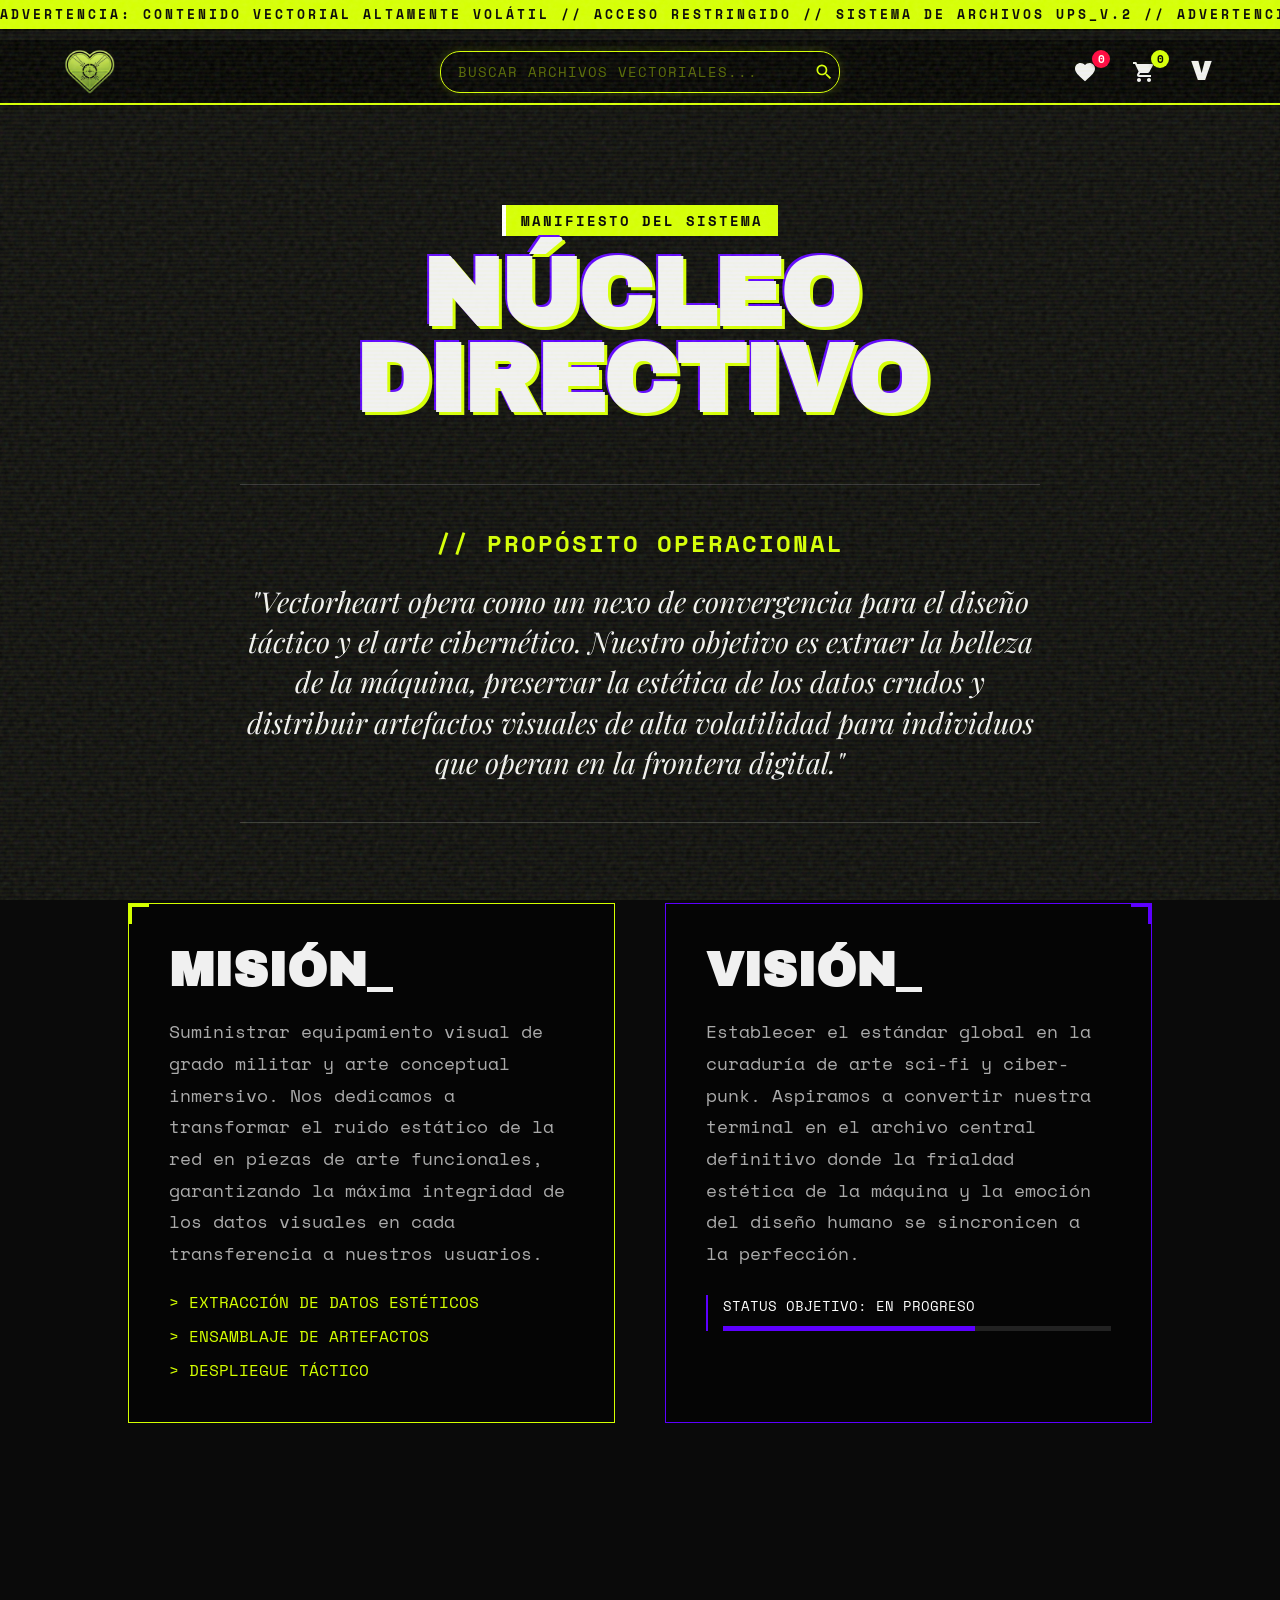
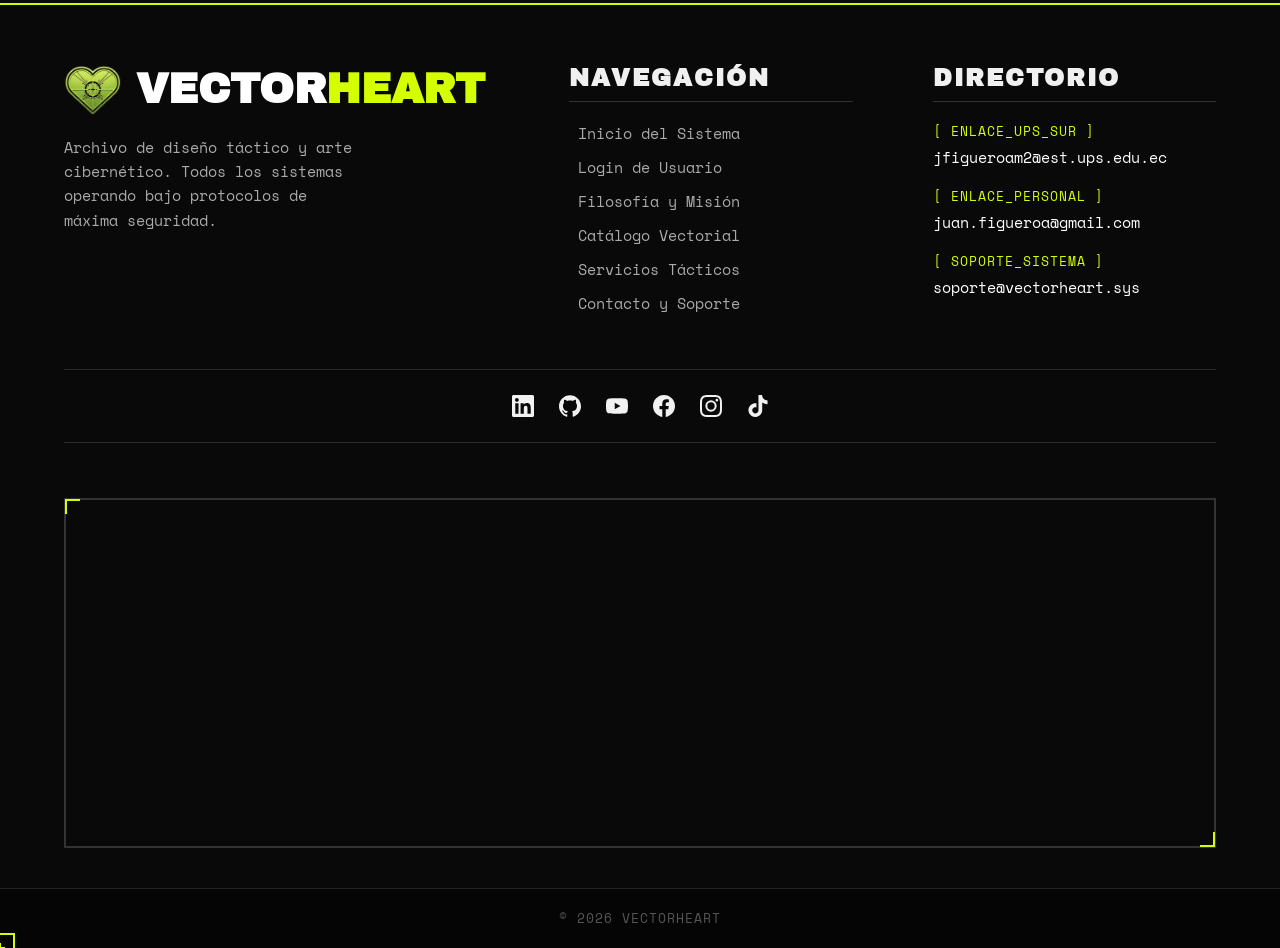
<file: src/filosofia.html>
<!DOCTYPE html>
<html lang="es">
<head>
  <!-- ==========================================================================
       01. METADATOS Y RECURSOS DEL SISTEMA (HEAD)
       ========================================================================== -->
  <meta charset="UTF-8">
  <meta name="viewport" content="width=device-width, initial-scale=1.0">
  <title>FILOSOFÍA // VECTORHEART</title>

  <!-- Hojas de Estilo y Fuentes del HUD -->
  <link rel="stylesheet" href="css/style.css">
  <link href="https://fonts.googleapis.com/css2?family=Bebas+Neue&family=Space+Mono:wght@400;700&display=swap" rel="stylesheet">
</head>
<body>

<!-- ==========================================================================
     02. EFECTOS VISUALES GLOBALES (HUD)
     ========================================================================== -->
<!-- Efecto de escaneo CRT y ruido estático de fondo -->
<div class="ui-scanner"></div>
<div class="crt-noise"></div>

<!-- Marquesina superior de advertencia -->
<div class="danger-marquee top-marquee">
  <div class="marquee-content">
    ADVERTENCIA: CONTENIDO VECTORIAL ALTAMENTE VOLÁTIL // ACCESO RESTRINGIDO // SISTEMA DE ARCHIVOS UPS_V.2 // ADVERTENCIA: CONTENIDO VECTORIAL ALTAMENTE VOLÁTIL // ACCESO RESTRINGIDO // SISTEMA DE ARCHIVOS UPS_V.2 //
  </div>
</div>

<!-- ==========================================================================
     03. NAVEGACIÓN SUPERIOR (HEADER)
     ========================================================================== -->
<header class="main-header">
  <a href="index.html" class="brand-logo" data-target="true" title="Reiniciar Sistema">
    <img src="assets/icons/Vectorheart.png" alt="Vectorheart Logo" class="heart-logo">
  </a>

  <!-- Barra de Búsqueda -->
  <div class="header-search-container">
    <input type="search" id="globalSearchInput" placeholder="BUSCAR ARCHIVOS VECTORIALES..." class="search-input" data-target="true">
    <svg viewBox="0 0 24 24" width="20" height="20" fill="currentColor" class="search-icon">
      <path d="M15.5 14h-.79l-.28-.27A6.471 6.471 0 0 0 16 9.5 6.5 6.5 0 1 0 9.5 16c1.61 0 3.09-.59 4.23-1.57l.27.28v.79l5 4.99L20.49 19l-4.99-5zm-6 0C7.01 14 5 11.99 5 9.5S7.01 5 9.5 5 14 7.01 14 9.5 11.99 14 9.5 14z"/>
    </svg>
  </div>

  <!-- Botones de Control Superiores -->
  <div class="header-controls">
    <button id="favBtn" class="icon-btn" data-target="true" title="Favoritos">
      <svg viewBox="0 0 24 24" width="24" height="24" fill="currentColor"><path d="M12 21.35l-1.45-1.32C5.4 15.36 2 12.28 2 8.5 2 5.42 4.42 3 7.5 3c1.74 0 3.41.81 4.5 2.09C13.09 3.81 14.76 3 16.5 3 19.58 3 22 5.42 22 8.5c0 3.78-3.4 6.86-8.55 11.54L12 21.35z"/></svg>
      <span class="cart-badge" id="favCountBadge" style="background: #FF003C; color: #FFF;">0</span>
    </button>
    <a href="#" class="cart-link icon-btn" data-target="true" title="Base de Datos">
      <svg viewBox="0 0 24 24" width="24" height="24" fill="currentColor"><path d="M7 18c-1.1 0-1.99.9-1.99 2S5.9 22 7 22s2-.9 2-2-.9-2-2-2zM1 2v2h2l3.6 7.59-1.35 2.45c-.16.28-.25.61-.25.96 0 1.1.9 2 2 2h12v-2H7.42c-.14 0-.25-.11-.25-.25l.03-.12.9-1.63h7.45c.75 0 1.41-.41 1.75-1.03l3.58-6.49c.08-.14.12-.31.12-.48 0-.55-.45-1-1-1H5.21l-.94-2H1zm16 16c-1.1 0-1.99.9-1.99 2s.89 2 1.99 2 2-.9 2-2-.9-2-2-2z"/></svg>
      <span class="cart-badge" id="cartCountBadge">0</span>
    </a>
    <button id="menuBtn" class="icon-btn" data-target="true" title="Abrir Menú" style="font-family: var(--font-heading); font-size: 1.6rem; font-weight: bold; width: 30px; height: 30px;">V</button>
  </div>
</header>

<!-- ==========================================================================
     04. CONTENIDO PRINCIPAL (FILOSOFÍA / MANIFIESTO)
     ========================================================================== -->
<main>
  <section class="mision-container">

    <div style="text-align: center; margin-bottom: 60px;">
      <div class="hero-badge" style="display: inline-block; margin-bottom: 15px;">MANIFIESTO DEL SISTEMA</div>
      <h1 class="glitch-title" style="font-size: 6rem; text-shadow: 3px 3px 0px var(--primary), -2px -2px 0px var(--secondary);">NÚCLEO <br>DIRECTIVO</h1>
    </div>

    <!-- Descripción principal -->
    <div style="max-width: 800px; margin: 0 auto 80px; text-align: center; border-top: 1px solid #333; border-bottom: 1px solid #333; padding: 40px 0;">
      <h2 style="font-family: var(--font-tech); color: var(--primary); margin-bottom: 20px; font-size: 1.5rem; letter-spacing: 2px;">// PROPÓSITO OPERACIONAL</h2>
      <p style="font-family: var(--font-serif); font-size: 1.8rem; line-height: 1.4; color: var(--text-light); font-style: italic;">
        "Vectorheart opera como un nexo de convergencia para el diseño táctico y el arte cibernético. Nuestro objetivo es extraer la belleza de la máquina, preservar la estética de los datos crudos y distribuir artefactos visuales de alta volatilidad para individuos que operan en la frontera digital."
      </p>
    </div>

    <!-- Cuadrícula de Misión y Visión -->
    <div class="story-grid">

      <!-- Misión -->
      <div style="background: rgba(0,0,0,0.5); border: 1px solid var(--primary); padding: 40px; position: relative;">
        <div style="position: absolute; top: 0; left: 0; width: 20px; height: 20px; border-top: 3px solid var(--primary); border-left: 3px solid var(--primary);"></div>

        <h3 style="font-family: var(--font-heading); font-size: 3rem; color: var(--text-light); margin-bottom: 20px; text-transform: uppercase;">Misión_</h3>
        <p style="color: #AAA; line-height: 1.8; font-size: 1.1rem; margin-bottom: 20px;">
          Suministrar equipamiento visual de grado militar y arte conceptual inmersivo. Nos dedicamos a transformar el ruido estático de la red en piezas de arte funcionales, garantizando la máxima integridad de los datos visuales en cada transferencia a nuestros usuarios.
        </p>
        <ul style="color: var(--primary); font-family: var(--font-tech); list-style: none; padding: 0;">
          <li style="margin-bottom: 10px;">> EXTRACCIÓN DE DATOS ESTÉTICOS</li>
          <li style="margin-bottom: 10px;">> ENSAMBLAJE DE ARTEFACTOS</li>
          <li>> DESPLIEGUE TÁCTICO</li>
        </ul>
      </div>

      <!-- Visión -->
      <div style="background: rgba(0,0,0,0.5); border: 1px solid var(--secondary); padding: 40px; position: relative;">
        <div style="position: absolute; top: 0; right: 0; width: 20px; height: 20px; border-top: 3px solid var(--secondary); border-right: 3px solid var(--secondary);"></div>

        <h3 style="font-family: var(--font-heading); font-size: 3rem; color: var(--text-light); margin-bottom: 20px; text-transform: uppercase;">Visión_</h3>
        <p style="color: #AAA; line-height: 1.8; font-size: 1.1rem; margin-bottom: 20px;">
          Establecer el estándar global en la curaduría de arte sci-fi y ciber-punk. Aspiramos a convertir nuestra terminal en el archivo central definitivo donde la frialdad estética de la máquina y la emoción del diseño humano se sincronicen a la perfección.
        </p>
        <div style="border-left: 2px solid var(--secondary); padding-left: 15px; margin-top: 25px;">
          <p style="font-family: var(--font-tech); color: #FFF; font-size: 0.9rem;">STATUS OBJETIVO: EN PROGRESO</p>
          <div style="width: 100%; background: #222; height: 5px; margin-top: 10px;"><div style="width: 65%; background: var(--secondary); height: 100%;"></div></div>
        </div>
      </div>

    </div>
  </section>
</main>

<!-- ==========================================================================
     05. MENÚ LATERAL TÁCTICO DE NAVEGACIÓN
     ========================================================================== -->
<nav class="side-menu" id="sideMenu" style="justify-content: flex-start; gap: 25px; overflow-y: auto; padding-top: 60px;">
  <button class="close-menu" id="closeMenuBtn" data-target="true">X</button>

  <div class="sidebar-brand" style="display: flex; align-items: center; gap: 15px;">
    <span class="v-logo" style="background: var(--primary); color: var(--dark); width: 35px; height: 35px; display: flex; align-items: center; justify-content: center; font-family: var(--font-heading); font-size: 1.5rem;">V</span>
    <h2 style="font-family: var(--font-heading); font-size: 2rem; margin: 0; line-height: 1; color: var(--text-light);">VECTOR<span class="highlight" style="color: var(--primary);">HEART</span></h2>
  </div>

  <!-- Enlaces de Navegación -->
  <ul class="menu-links" style="margin-bottom: 10px;">
    <li>
      <a href="index.html" data-target="true" style="display: flex; align-items: center; gap: 15px;">
        <svg viewBox="0 0 24 24" width="24" height="24" fill="currentColor"><path d="M3 13h8V3H3v10zm0 8h8v-6H3v6zm10 0h8V11h-8v10zm0-18v6h8V3h-8z"/></svg> INICIO
      </a>
    </li>
    <li>
      <a href="login.html" data-target="true" style="display: flex; align-items: center; gap: 15px;">
        <svg viewBox="0 0 24 24" width="24" height="24" fill="currentColor"><path d="M12 12c2.21 0 4-1.79 4-4s-1.79-4-4-4-4 1.79-4 4 1.79 4 4 4zm0 2c-2.67 0-8 1.34-8 4v2h16v-2c0-2.66-5.33-4-8-4z"/></svg> LOGIN
      </a>
    </li>
    <li>
      <a href="filosofia.html" data-target="true" style="display: flex; align-items: center; gap: 15px;">
        <svg viewBox="0 0 24 24" width="24" height="24" fill="currentColor"><path d="M12 2L2 22h20L12 2zm0 5l5 10h-10l5-10z"/></svg> FILOSOFÍA
      </a>
    </li>
    <li>
      <a href="index.html#catalog-grid" id="tiendaLink" data-target="true" style="display: flex; align-items: center; gap: 15px;">
        <svg viewBox="0 0 24 24" width="24" height="24" fill="currentColor"><path d="M4 4h4v4H4zm6 0h4v4h-4zm6 0h4v4h-4zM4 10h4v4H4zm6 0h4v4h-4zm6 0h4v4h-4zM4 16h4v4H4zm6 0h4v4h-4zm6 0h4v4h-4z"/></svg> CATÁLOGO
      </a>
    </li>
    <li>
      <a href="servicios.html" data-target="true" style="display: flex; align-items: center; gap: 15px;">
        <svg viewBox="0 0 24 24" width="24" height="24" fill="currentColor"><path d="M22.7 19l-9.1-9.1c.9-2.3.4-5-1.5-6.9-2-2-5-2.4-7.4-1.3L9 6 6 9 1.6 4.7C.5 7.1.9 10.1 2.9 12.1c1.9 1.9 4.6 2.4 6.9 1.5l9.1 9.1c.4.4 1 .4 1.4 0l2.4-2.4c.4-.4.4-1 0-1.3z"/></svg> SERVICIOS
      </a>
    </li>
    <li>
      <a href="contacto.html" data-target="true" style="display: flex; align-items: center; gap: 15px;">
        <svg viewBox="0 0 24 24" width="24" height="24" fill="currentColor"><path d="M20 4H4c-1.1 0-1.99.9-1.99 2L2 18c0 1.1.9 2 2 2h16c1.1 0 2-.9 2-2V6c0-1.1-.9-2-2-2zm0 4l-8 5-8-5V6l8 5 8-5v2z"/></svg> CONTACTO
      </a>
    </li>
  </ul>

  <!-- Controles de Redes Sociales y Localización -->
  <div style="display: flex; flex-direction: column; align-items: center; gap: 20px; border-top: 1px solid #333; padding-top: 25px;">
    <div class="side-socials" style="display: flex; gap: 20px; justify-content: center; width: 100%; border: none; padding: 0; margin: 0;">
      <a href="https://www.linkedin.com/in/juan-figueroa-98a816195/" target="_blank" data-target="true" title="LinkedIn">
        <svg viewBox="0 0 24 24"><path d="M20.447 20.452h-3.554v-5.569c0-1.328-.027-3.037-1.852-3.037-1.853 0-2.136 1.445-2.136 2.939v5.667H9.351V9h3.414v1.561h.046c.477-.9 1.637-1.85 3.37-1.85 3.601 0 4.267 2.37 4.267 5.455v6.286zM5.337 7.433c-1.144 0-2.063-.926-2.063-2.065 0-1.138.92-2.063 2.063-2.063 1.14 0 2.064.925 2.064 2.063 0 1.139-.925 2.065-2.064 2.065zm1.782 13.019H3.555V9h3.564v11.452zM22.225 0H1.771C.792 0 0 .774 0 1.729v20.542C0 23.227.792 24 1.771 24h20.451C23.2 24 24 23.227 24 22.271V1.729C24 .774 23.2 0 22.222 0h.003z"/></svg>
      </a>
      <a href="https://github.com/xErnyx" target="_blank" data-target="true" title="GitHub">
        <svg viewBox="0 0 24 24"><path d="M12 .297c-6.63 0-12 5.373-12 12 0 5.303 3.438 9.8 8.205 11.385.6.113.82-.258.82-.577 0-.285-.01-1.04-.015-2.04-3.338.724-4.042-1.61-4.042-1.61C4.422 18.07 3.633 17.7 3.633 17.7c-1.087-.744.084-.729.084-.729 1.205.084 1.838 1.236 1.838 1.236 1.07 1.835 2.809 1.305 3.495.998.108-.776.417-1.305.76-1.605-2.665-.3-5.466-1.332-5.466-5.93 0-1.31.465-2.38 1.235-3.22-.135-.303-.54-1.523.105-3.176 0 0 1.005-.322 3.3 1.23.96-.267 1.98-.399 3-.405 1.02.006 2.04.138 3 .405 2.28-1.552 3.285-1.23 3.285-1.23.645 1.653.24 2.873.12 3.176.765.84 1.23 1.91 1.23 3.22 0 4.61-2.805 5.625-5.475 5.92.42.36.81 1.096.81 2.22 0 1.606-.015 2.896-.015 3.286 0 .315.21.69.825.57C20.565 22.092 24 17.592 24 12.297c0-6.627-5.373-12-12-12"/></svg>
      </a>
      <a href="https://www.youtube.com/@Antonimo555" target="_blank" data-target="true" title="YouTube">
        <svg viewBox="0 0 24 24"><path d="M23.498 6.186a3.016 3.016 0 0 0-2.122-2.136C19.505 3.545 12 3.545 12 3.545s-7.505 0-9.377.505A3.017 3.017 0 0 0 .502 6.186C0 8.07 0 12 0 12s0 3.93.502 5.814a3.016 3.016 0 0 0 2.122 2.136c1.871.505 9.376.505 9.376.505s7.505 0 9.377-.505a3.015 3.015 0 0 0 2.122-2.136C24 15.93 24 12 24 12s0-3.93-.502-5.814zM9.545 15.568V8.432L15.818 12l-6.273 3.568z"/></svg>
      </a>
      <a href="https://www.facebook.com/Antonimo0/" target="_blank" data-target="true" title="Facebook">
        <svg viewBox="0 0 24 24"><path d="M24 12.073c0-6.627-5.373-12-12-12s-12 5.373-12 12c0 5.99 4.388 10.954 10.125 11.854v-8.385H7.078v-3.469h3.047V9.43c0-3.007 1.792-4.669 4.533-4.669 1.312 0 2.686.235 2.686.235v2.953H15.83c-1.491 0-1.956.925-1.956 1.874v2.25h3.328l-.532 3.469h-2.796v8.385C19.612 23.027 24 18.062 24 12.073z"/></svg>
      </a>
      <a href="https://www.instagram.com/0antonimo0/" target="_blank" data-target="true" title="Instagram">
        <svg viewBox="0 0 24 24"><path d="M12 2.163c3.204 0 3.584.012 4.85.07 3.252.148 4.771 1.691 4.919 4.919.058 1.265.069 1.645.069 4.849 0 3.205-.012 3.584-.069 4.849-.149 3.225-1.664 4.771-4.919 4.919-1.266.058-1.644.07-4.85.07-3.204 0-3.584-.012-4.849-.07-3.26-.149-4.771-1.699-4.919-4.92-.058-1.265-.07-1.644-.07-4.849 0-3.204.013-3.583.07-4.849.149-3.227 1.664-4.771 4.919-4.919 1.266-.057 1.645-.069 4.849-.069zM12 0C8.741 0 8.333.014 7.053.072 2.695.272.273 2.69.073 7.052.014 8.333 0 8.741 0 12c0 3.259.014 3.668.072 4.948.2 4.358 2.618 6.78 6.98 6.98C8.333 23.986 8.741 24 12 24c3.259 0 3.668-.014 4.948-.072 4.354-.2 6.782-2.618 6.979-6.98.059-1.28.073-1.689.073-4.948 0-3.259-.014-3.667-.072-4.947-.196-4.354-2.617-6.78-6.979-6.98C15.668.014 15.259 0 12 0zm0 5.838a6.162 6.162 0 100 12.324 6.162 6.162 0 000-12.324zM12 16a4 4 0 110-8 4 4 0 010 8zm6.406-11.845a1.44 1.44 0 100 2.881 1.44 1.44 0 000-2.881z"/></svg>
      </a>
      <a href="https://www.tiktok.com/@erny_xp555" target="_blank" data-target="true" title="TikTok">
        <svg viewBox="0 0 24 24"><path d="M12.525.02c1.31-.02 2.61-.01 3.91-.02.08 1.53.63 3.09 1.75 4.17 1.12 1.11 2.7 1.62 4.24 1.79v4.03c-1.44-.05-2.89-.35-4.2-.97-.57-.26-1.1-.59-1.62-.93-.01 2.92.01 5.84-.02 8.75-.08 1.4-.54 2.79-1.35 3.94-1.31 1.92-3.58 3.17-5.91 3.21-1.43.08-2.86-.31-4.08-1.03-2.02-1.19-3.44-3.37-3.65-5.71-.02-.5-.03-1-.01-1.49.18-1.9 1.12-3.72 2.58-4.96 1.66-1.44 3.98-2.13 6.15-1.72.02 1.48-.04 2.96-.04 4.44-.99-.32-2.15-.23-3.02.37-.63.41-1.11 1.04-1.36 1.75-.21.51-.15 1.07-.14 1.61.24 1.64 1.82 3.02 3.5 2.87 1.12-.01 2.19-.66 2.77-1.61.19-.33.4-.67.41-1.06.1-1.79.06-3.57.07-5.36.01-4.03-.01-8.05.02-12.07z"/></svg>
      </a>
    </div>

    <div class="localization-controls" style="display: flex; gap: 10px; justify-content: center; width: 100%;">
      <button class="loc-btn" data-target="true" style="justify-content: center; padding: 10px 20px;">
        <svg viewBox="0 0 24 24" width="18" height="18" fill="currentColor"><path d="M11.99 2C6.47 2 2 6.48 2 12s4.47 10 9.99 10C17.52 22 22 17.52 22 12S17.52 2 11.99 2zm6.93 6h-2.95c-.32-1.25-.78-2.45-1.38-3.56 1.84.63 3.37 1.91 4.33 3.56zM12 4.04c.83 1.2 1.48 2.53 1.91 3.96h-3.82c.43-1.43 1.08-2.76 1.91-3.96zM4.26 14C4.1 13.36 4 12.69 4 12s.1-1.36.26-2h3.38c-.08.66-.14 1.32-.14 2 0 .68.06 1.34.14 2H4.26zm.82 2h2.95c.32 1.25.78 2.45 1.38 3.56-1.84-.63-3.37-1.91-4.33-3.56zm2.95-8H5.08c-.96 1.66-2.49 2.93-4.33 3.56C5.81 7.11 6.28 5.92 6.6 4.68zM12 19.96c-.83-1.2-1.48-2.53-1.91-3.96h3.82c-.43 1.43-1.08 2.76-1.91 3.96zM14.34 14H9.66c-.09-.66-.16-1.32-.16-2 0-.68.07-1.34.16-2h4.68c.09.66.16 1.32.16 2 0 .68-.07 1.34-.16 2zm.25 5.56c.6-1.11 1.06-2.31 1.38-3.56h2.95c-.96 1.65-2.49 2.93-4.33 3.56zM16.36 14c.08-.66.14-1.32.14-2h3.38c.16.64.26 1.31.26 2s-.1 1.36-.26 2h-3.38z"/></svg>
        Ecuador
      </button>
      <button class="loc-btn" data-target="true" style="justify-content: center; padding: 10px 20px;">
        <svg viewBox="0 0 24 24" width="18" height="18" fill="currentColor"><path d="M12.87 15.07l-2.54-2.51.03-.03c1.74-1.94 2.98-4.17 3.71-6.53H17V4h-7V2H8v2H1v2h11.17C11.5 7.92 10.44 9.75 9 11.35 8.07 10.32 7.3 9.19 6.69 8h-2c.73 1.63 1.73 3.17 2.98 4.56l-5.09 5.02L4 19l5-5 3.11 3.11.76-2.04zM18.5 10h-2L12 22h2l1.12-3h4.75L21 22h2l-4.5-12zm-2.62 7l1.62-4.33L19.12 17h-3.24z"/></svg>
        Español
      </button>
    </div>

    <p class="copyright" style="color: #666; font-size: 0.85rem; margin: 0; text-align: center; font-family: var(--font-tech);">© 2026 VECTORHEART</p>
  </div>
</nav>

<!-- ==========================================================================
     06. PANEL DE BASE DE DATOS (CARRITO DE COMPRAS)
     ========================================================================== -->
<div class="cart-panel" id="cartPanel">
  <div class="cart-header">
    <h2>REGISTRO DE COMPRAS</h2>
    <button class="close-cart" id="closeCartBtn" data-target="true">X</button>
  </div>

  <div class="cart-items-container" id="cartItemsContainer"></div>

  <div class="cart-footer">
    <div class="cart-total">TOTAL: $<span id="cartTotalValue">0.00</span></div>

    <!-- Acciones Inferiores -->
    <div class="cart-bottom-actions">
      <button id="btn-undo-cart" class="btn-undo" data-target="true">RESTAR ÚLTIMO</button>
      <button id="btn-vaciar-carrito" class="btn-purgar" data-target="true">PURGAR SISTEMA</button>
    </div>

    <button class="btn-primary" style="width: 100%;" data-target="true">PROCESAR PAGO >></button>
  </div>
</div>

<div class="fav-panel" id="favPanel">
  <div class="fav-header">
    <h2 style="color: #FF003C; margin: 0;">ARCHIVOS CLASIFICADOS</h2>
    <button class="close-fav" id="closeFavBtn" data-target="true">X</button>
  </div>

  <div class="fav-items-container" id="favItemsContainer"></div>

  <div class="fav-footer" style="margin-top: 20px; padding-top: 20px; border-top: 1px solid #333;">
    <button id="btn-vaciar-favs" class="btn-purgar-favs" data-target="true">PURGAR FAVORITOS</button>
  </div>
</div>

<!-- ==========================================================================
     07. PIE DE PÁGINA GLOBAL (FOOTER)
     ========================================================================== -->
<footer class="main-footer" style="background: rgba(10, 10, 10, 0.95); border-top: 2px solid var(--primary); padding: 60px 5% 0px; margin-top: 80px; display: flex; flex-direction: column; position: relative; z-index: 10;">

  <!-- Contenedor Superior (Columnas de información) -->
  <div style="display: flex; flex-wrap: wrap; justify-content: space-between; gap: 80px; width: 100%; margin-bottom: 5px;">

    <!-- Columna 1: Branding -->
    <div class="footer-col" style="flex: 1.5; min-width: 380px;">
      <div style="display: flex; align-items: center; gap: 15px; margin-bottom: 20px;">
        <img src="assets/icons/Vectorheart.png" alt="Vectorheart Logo" class="heart-logo" style="height: 50px; width: auto; mix-blend-mode: screen;">
        <h2 style="font-family: var(--font-heading); font-size: 2.6rem; margin: 0; line-height: 1; color: #FFF;">VECTOR<span style="color: var(--primary);">HEART</span></h2>
      </div>
      <p style="color: #AAA; font-family: var(--font-tech); font-size: 0.95rem; line-height: 1.6; max-width: 300px;">
        Archivo de diseño táctico y arte cibernético. Todos los sistemas operando bajo protocolos de máxima seguridad.
      </p>
    </div>

    <!-- Columna 2: Enlaces Rápidos -->
    <div class="footer-col" style="flex: 1; min-width: 200px;">
      <h4 style="color: var(--text-light); font-family: var(--font-heading); font-size: 1.5rem; margin-bottom: 20px; letter-spacing: 2px; text-transform: uppercase;">Navegación</h4>
      <ul class="footer-links" style="list-style: none; padding: 0; display: flex; flex-direction: column; gap: 12px;">
        <li><a href="index.html" data-target="true" style="color: #AAA; font-family: var(--font-tech); text-decoration: none; font-size: 0.95rem; transition: color 0.3s ease;">Inicio del Sistema</a></li>
        <li><a href="login.html" data-target="true" style="color: #AAA; font-family: var(--font-tech); text-decoration: none; font-size: 0.95rem; transition: color 0.3s ease;">Login de Usuario</a></li>
        <li><a href="filosofia.html" data-target="true" style="color: #AAA; font-family: var(--font-tech); text-decoration: none; font-size: 0.95rem; transition: color 0.3s ease;">Filosofía y Misión</a></li>
        <li><a href="index.html#catalog-grid" data-target="true" style="color: #AAA; font-family: var(--font-tech); text-decoration: none; font-size: 0.95rem; transition: color 0.3s ease;">Catálogo Vectorial</a></li>
        <li><a href="servicios.html" data-target="true" style="color: #AAA; font-family: var(--font-tech); text-decoration: none; font-size: 0.95rem; transition: color 0.3s ease;">Servicios Tácticos</a></li>
        <li><a href="contacto.html" data-target="true" style="color: #AAA; font-family: var(--font-tech); text-decoration: none; font-size: 0.95rem; transition: color 0.3s ease;">Contacto y Soporte</a></li>
      </ul>
    </div>

    <!-- Columna 3: Información de Contacto -->
    <div class="footer-col" style="flex: 1; min-width: 260px;">
      <h4 style="color: var(--text-light); font-family: var(--font-heading); font-size: 1.5rem; margin-bottom: 20px; letter-spacing: 2px; text-transform: uppercase;">Directorio</h4>
      <div style="display: flex; flex-direction: column; gap: 18px;">
        <div>
          <span style="color: var(--primary); font-family: var(--font-tech); font-size: 0.8rem; letter-spacing: 1px; display: block; margin-bottom: 4px;">[ ENLACE_UPS_SUR ]</span>
          <span style="color: #FFF; font-family: var(--font-tech); font-size: 0.95rem;">jfigueroam2@est.ups.edu.ec</span>
        </div>
        <div>
          <span style="color: var(--primary); font-family: var(--font-tech); font-size: 0.8rem; letter-spacing: 1px; display: block; margin-bottom: 4px;">[ ENLACE_PERSONAL ]</span>
          <span style="color: #FFF; font-family: var(--font-tech); font-size: 0.95rem;">juan.figueroa@gmail.com</span>
        </div>
        <div>
          <span style="color: var(--primary); font-family: var(--font-tech); font-size: 0.8rem; letter-spacing: 1px; display: block; margin-bottom: 4px;">[ SOPORTE_SISTEMA ]</span>
          <span style="color: #FFF; font-family: var(--font-tech); font-size: 0.95rem;">soporte@vectorheart.sys</span>
        </div>
      </div>
    </div>

  </div>

  <!-- Redes Sociales Footer -->
  <div class="side-socials" style="display: flex; gap: 25px; justify-content: center; width: 100%; padding: 25px 0; border-top: 1px solid #222; border-bottom: 1px solid #222; mix-blend-mode: screen; margin-bottom: 5px;">
    <a href="https://www.linkedin.com/in/juan-figueroa-98a816195/" target="_blank" data-target="true" title="LinkedIn">
      <svg viewBox="0 0 24 24"><path d="M20.447 20.452h-3.554v-5.569c0-1.328-.027-3.037-1.852-3.037-1.853 0-2.136 1.445-2.136 2.939v5.667H9.351V9h3.414v1.561h.046c.477-.9 1.637-1.85 3.37-1.85 3.601 0 4.267 2.37 4.267 5.455v6.286zM5.337 7.433c-1.144 0-2.063-.926-2.063-2.065 0-1.138.92-2.063 2.063-2.063 1.14 0 2.064.925 2.064 2.063 0 1.139-.925 2.065-2.064 2.065zm1.782 13.019H3.555V9h3.564v11.452zM22.225 0H1.771C.792 0 0 .774 0 1.729v20.542C0 23.227.792 24 1.771 24h20.451C23.2 24 24 23.227 24 22.271V1.729C24 .774 23.2 0 22.222 0h.003z"/></svg>
    </a>
    <a href="https://github.com/xErnyx" target="_blank" data-target="true" title="GitHub">
      <svg viewBox="0 0 24 24"><path d="M12 .297c-6.63 0-12 5.373-12 12 0 5.303 3.438 9.8 8.205 11.385.6.113.82-.258.82-.577 0-.285-.01-1.04-.015-2.04-3.338.724-4.042-1.61-4.042-1.61C4.422 18.07 3.633 17.7 3.633 17.7c-1.087-.744.084-.729.084-.729 1.205.084 1.838 1.236 1.838 1.236 1.07 1.835 2.809 1.305 3.495.998.108-.776.417-1.305.76-1.605-2.665-.3-5.466-1.332-5.466-5.93 0-1.31.465-2.38 1.235-3.22-.135-.303-.54-1.523.105-3.176 0 0 1.005-.322 3.3 1.23.96-.267 1.98-.399 3-.405 1.02.006 2.04.138 3 .405 2.28-1.552 3.285-1.23 3.285-1.23.645 1.653.24 2.873.12 3.176.765.84 1.23 1.91 1.23 3.22 0 4.61-2.805 5.625-5.475 5.92.42.36.81 1.096.81 2.22 0 1.606-.015 2.896-.015 3.286 0 .315.21.69.825.57C20.565 22.092 24 17.592 24 12.297c0-6.627-5.373-12-12-12"/></svg>
    </a>
    <a href="https://www.youtube.com/@Antonimo555" target="_blank" data-target="true" title="YouTube">
      <svg viewBox="0 0 24 24"><path d="M23.498 6.186a3.016 3.016 0 0 0-2.122-2.136C19.505 3.545 12 3.545 12 3.545s-7.505 0-9.377.505A3.017 3.017 0 0 0 .502 6.186C0 8.07 0 12 0 12s0 3.93.502 5.814a3.016 3.016 0 0 0 2.122 2.136c1.871.505 9.376.505 9.376.505s7.505 0 9.377-.505a3.015 3.015 0 0 0 2.122-2.136C24 15.93 24 12 24 12s0-3.93-.502-5.814zM9.545 15.568V8.432L15.818 12l-6.273 3.568z"/></svg>
    </a>
    <a href="https://www.facebook.com/Antonimo0/" target="_blank" data-target="true" title="Facebook">
      <svg viewBox="0 0 24 24"><path d="M24 12.073c0-6.627-5.373-12-12-12s-12 5.373-12 12c0 5.99 4.388 10.954 10.125 11.854v-8.385H7.078v-3.469h3.047V9.43c0-3.007 1.792-4.669 4.533-4.669 1.312 0 2.686.235 2.686.235v2.953H15.83c-1.491 0-1.956.925-1.956 1.874v2.25h3.328l-.532 3.469h-2.796v8.385C19.612 23.027 24 18.062 24 12.073z"/></svg>
    </a>
    <a href="https://www.instagram.com/0antonimo0/" target="_blank" data-target="true" title="Instagram">
      <svg viewBox="0 0 24 24"><path d="M12 2.163c3.204 0 3.584.012 4.85.07 3.252.148 4.771 1.691 4.919 4.919.058 1.265.069 1.645.069 4.849 0 3.205-.012 3.584-.069 4.849-.149 3.225-1.664 4.771-4.919 4.919-1.266.058-1.644.07-4.85.07-3.204 0-3.584-.012-4.849-.07-3.26-.149-4.771-1.699-4.919-4.92-.058-1.265-.07-1.644-.07-4.849 0-3.204.013-3.583.07-4.849.149-3.227 1.664-4.771 4.919-4.919 1.266-.057 1.645-.069 4.849-.069zM12 0C8.741 0 8.333.014 7.053.072 2.695.272.273 2.69.073 7.052.014 8.333 0 8.741 0 12c0 3.259.014 3.668.072 4.948.2 4.358 2.618 6.78 6.98 6.98C8.333 23.986 8.741 24 12 24c3.259 0 3.668-.014 4.948-.072 4.354-.2 6.782-2.618 6.979-6.98.059-1.28.073-1.689.073-4.948 0-3.259-.014-3.667-.072-4.947-.196-4.354-2.617-6.78-6.979-6.98C15.668.014 15.259 0 12 0zm0 5.838a6.162 6.162 0 100 12.324 6.162 6.162 0 000-12.324zM12 16a4 4 0 110-8 4 4 0 010 8zm6.406-11.845a1.44 1.44 0 100 2.881 1.44 1.44 0 000-2.881z"/></svg>
    </a>
    <a href="https://www.tiktok.com/@erny_xp555" target="_blank" data-target="true" title="TikTok">
      <svg viewBox="0 0 24 24"><path d="M12.525.02c1.31-.02 2.61-.01 3.91-.02.08 1.53.63 3.09 1.75 4.17 1.12 1.11 2.7 1.62 4.24 1.79v4.03c-1.44-.05-2.89-.35-4.2-.97-.57-.26-1.1-.59-1.62-.93-.01 2.92.01 5.84-.02 8.75-.08 1.4-.54 2.79-1.35 3.94-1.31 1.92-3.58 3.17-5.91 3.21-1.43.08-2.86-.31-4.08-1.03-2.02-1.19-3.44-3.37-3.65-5.71-.02-.5-.03-1-.01-1.49.18-1.9 1.12-3.72 2.58-4.96 1.66-1.44 3.98-2.13 6.15-1.72.02 1.48-.04 2.96-.04 4.44-.99-.32-2.15-.23-3.02.37-.63.41-1.11 1.04-1.36 1.75-.21.51-.15 1.07-.14 1.61.24 1.64 1.82 3.02 3.5 2.87 1.12-.01 2.19-.66 2.77-1.61.19-.33.4-.67.41-1.06.1-1.79.06-3.57.07-5.36.01-4.03-.01-8.05.02-12.07z"/></svg>
    </a>
  </div>

  <!-- Componente de Ubicación Satelital -->
  <article style="width: 100%;">
    <div class="map-container" style="width: 100%; height: 350px; position: relative; border: 2px solid #333; margin-bottom: 40px;">
      <div style="position: absolute; top: -1px; left: -1px; width: 15px; height: 15px; border-top: 2px solid var(--primary); border-left: 2px solid var(--primary); z-index: 5;"></div>
      <div style="position: absolute; bottom: -1px; right: -1px; width: 15px; height: 15px; border-bottom: 2px solid var(--primary); border-right: 2px solid var(--primary); z-index: 5;"></div>

      <iframe src="https://maps.google.com/maps?q=Universidad+Politecnica+Salesiana+Campus+Sur+Quito&t=&z=16&ie=UTF8&iwloc=&output=embed" width="100%" height="100%" style="border:0; filter: invert(90%) hue-rotate(180deg);" allowfullscreen="" loading="lazy" referrerpolicy="no-referrer-when-downgrade"></iframe>
    </div>
  </article>
</footer>

<!-- ==========================================================================
     08. BASE DE COPYRIGHT Y SCRIPTS
     ========================================================================== -->
<div class="footer-bottom" style="background: #050505; text-align: center; padding: 20px; border-top: 1px solid #222; font-family: var(--font-tech); color: #555; font-size: 0.8rem; letter-spacing: 1px;">
  © 2026 VECTORHEART
</div>

<script src="js/app.js"></script>
</body>
</html>
</file>
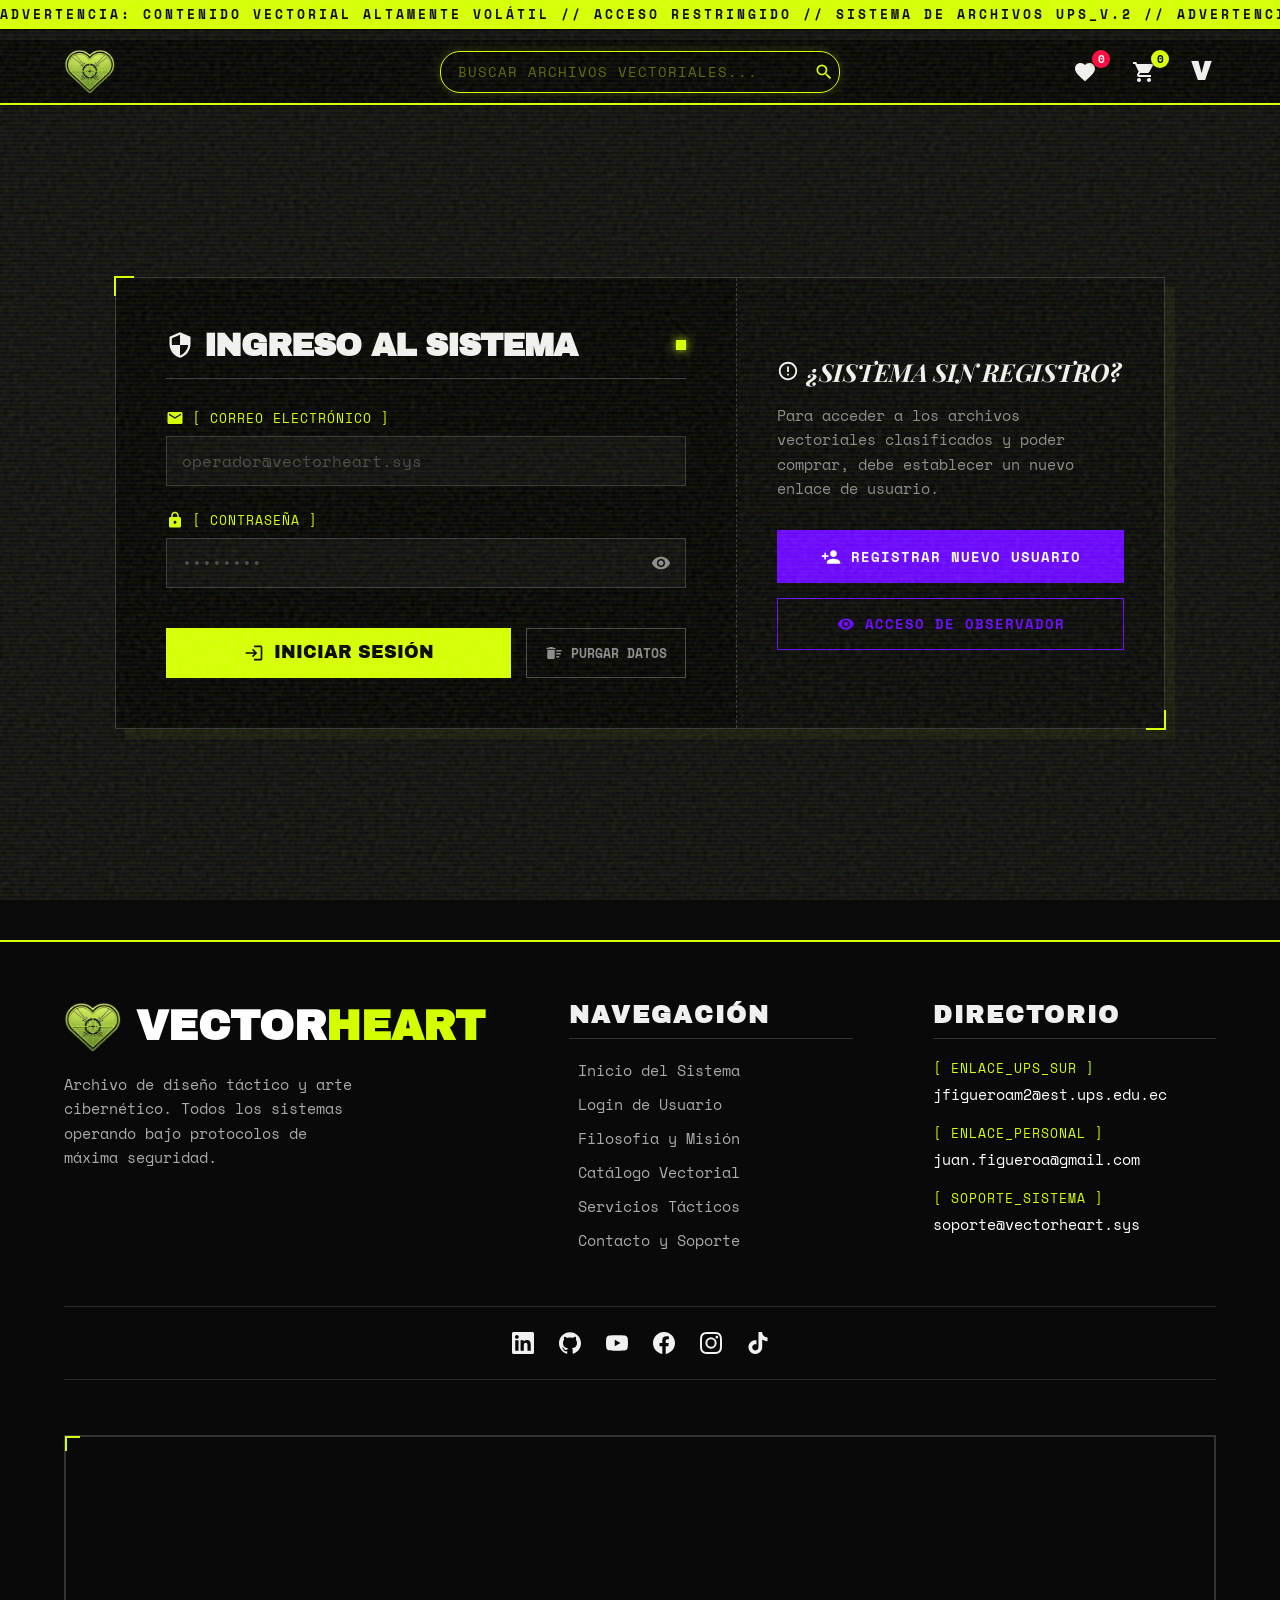
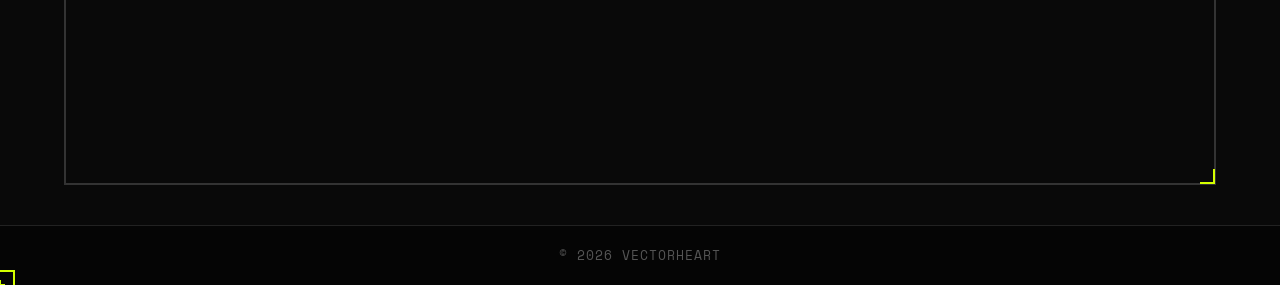
<file: src/login.html>
<!DOCTYPE html>
<html lang="es">
<head>
  <!-- ==========================================================================
       01. METADATOS Y RECURSOS DEL SISTEMA (HEAD)
       ========================================================================== -->
  <meta charset="UTF-8">
  <meta name="viewport" content="width=device-width, initial-scale=1.0">
  <title>VECTORHEART // LOGIN SISTEMA</title>

  <!-- Hojas de Estilo y Fuentes del HUD -->
  <link rel="stylesheet" href="css/style.css">
  <link rel="stylesheet" href="css/auth.css">
  <link href="https://fonts.googleapis.com/css2?family=Archivo+Black&family=Playfair+Display:ital@0;1&family=Space+Mono:wght@400;700&display=swap" rel="stylesheet">

  <!-- ==========================================================================
       02. ESTILOS LOCALES ESPECÍFICOS (BOTONES)
       ========================================================================== -->
  <style>
    /* Estilos específicos para los botones laterales del Login */
    .btn-register-solid {
      background-color: #6600FF;
      color: #FFF;
      border: 1px solid #6600FF;
      padding: 15px;
      font-family: var(--font-tech);
      font-size: 0.9rem;
      font-weight: bold;
      text-transform: uppercase;
      letter-spacing: 1px;
      cursor: pointer;
      text-decoration: none;
      transition: all 0.3s ease;
      display: flex;
      align-items: center;
      justify-content: center;
      gap: 10px;
      white-space: nowrap; /* FUERZA UNA SOLA LÍNEA */
    }

    .btn-register-solid:hover {
      background-color: transparent;
      color: #6600FF;
    }

    .btn-guest-outline {
      background-color: transparent;
      color: #6600FF;
      border: 1px solid #6600FF; /* <-- Aquí estaba el dashed */
      padding: 15px;
      font-family: var(--font-tech);
      font-size: 0.85rem;
      font-weight: bold;
      text-transform: uppercase;
      letter-spacing: 1px;
      cursor: pointer;
      transition: all 0.3s ease;
      display: flex;
      align-items: center;
      justify-content: center;
      gap: 10px;
      width: 100%;
      white-space: nowrap;
    }

    .btn-guest-outline:hover {
      background-color: rgba(102, 0, 255, 0.1);
      border-style: solid;
    }
  </style>
</head>
<body>

<!-- ==========================================================================
     03. EFECTOS VISUALES GLOBALES (HUD)
     ========================================================================== -->
<!-- Efecto de escaneo CRT y ruido estático de fondo -->
<div class="ui-scanner"></div>
<div class="crt-noise"></div>

<!-- Marquesina superior de advertencia táctica -->
<div class="danger-marquee top-marquee">
  <div class="marquee-content">
    ADVERTENCIA: CONTENIDO VECTORIAL ALTAMENTE VOLÁTIL // ACCESO RESTRINGIDO // SISTEMA DE ARCHIVOS UPS_V.2 // ADVERTENCIA: CONTENIDO VECTORIAL ALTAMENTE VOLÁTIL // ACCESO RESTRINGIDO // SISTEMA DE ARCHIVOS UPS_V.2 //
  </div>
</div>

<!-- ==========================================================================
     04. NAVEGACIÓN SUPERIOR (HEADER)
     ========================================================================== -->
<header class="main-header">
  <a href="index.html" class="brand-logo" data-target="true" title="Reiniciar Sistema">
    <img src="assets/icons/Vectorheart.png" alt="Vectorheart Logo" class="heart-logo">
  </a>

  <!-- Barra de Búsqueda -->
  <div class="header-search-container">
    <input type="search" id="globalSearchInput" placeholder="BUSCAR ARCHIVOS VECTORIALES..." class="search-input" data-target="true">
    <svg viewBox="0 0 24 24" width="20" height="20" fill="currentColor" class="search-icon">
      <path d="M15.5 14h-.79l-.28-.27A6.471 6.471 0 0 0 16 9.5 6.5 6.5 0 1 0 9.5 16c1.61 0 3.09-.59 4.23-1.57l.27.28v.79l5 4.99L20.49 19l-4.99-5zm-6 0C7.01 14 5 11.99 5 9.5S7.01 5 9.5 5 14 7.01 14 9.5 11.99 14 9.5 14z"/>
    </svg>
  </div>

  <!-- Botones de Control Superiores -->
  <div class="header-controls">
    <button id="favBtn" class="icon-btn" data-target="true" title="Favoritos">
      <svg viewBox="0 0 24 24" width="24" height="24" fill="currentColor"><path d="M12 21.35l-1.45-1.32C5.4 15.36 2 12.28 2 8.5 2 5.42 4.42 3 7.5 3c1.74 0 3.41.81 4.5 2.09C13.09 3.81 14.76 3 16.5 3 19.58 3 22 5.42 22 8.5c0 3.78-3.4 6.86-8.55 11.54L12 21.35z"/></svg>
      <span class="cart-badge" id="favCountBadge" style="background: #FF003C; color: #FFF;">0</span>
    </button>
    <a href="#" class="cart-link icon-btn" data-target="true" title="Base de Datos">
      <svg viewBox="0 0 24 24" width="24" height="24" fill="currentColor"><path d="M7 18c-1.1 0-1.99.9-1.99 2S5.9 22 7 22s2-.9 2-2-.9-2-2-2zM1 2v2h2l3.6 7.59-1.35 2.45c-.16.28-.25.61-.25.96 0 1.1.9 2 2 2h12v-2H7.42c-.14 0-.25-.11-.25-.25l.03-.12.9-1.63h7.45c.75 0 1.41-.41 1.75-1.03l3.58-6.49c.08-.14.12-.31.12-.48 0-.55-.45-1-1-1H5.21l-.94-2H1zm16 16c-1.1 0-1.99.9-1.99 2s.89 2 1.99 2 2-.9 2-2-.9-2-2-2z"/></svg>
      <span class="cart-badge" id="cartCountBadge">0</span>
    </a>
    <button id="menuBtn" class="icon-btn" data-target="true" title="Abrir Menú" style="font-family: var(--font-heading); font-size: 1.6rem; font-weight: bold; width: 30px; height: 30px;">V</button>
  </div>
</header>

<!-- ==========================================================================
     05. ÁREA CENTRAL DE LOGIN Y REGISTRO (MAIN)
     ========================================================================== -->
<main class="auth-main" style="padding-top: 100px;">
  <div class="auth-container" style="max-width: 1050px; width: 100%;">

    <!-- Sección de Formulario de Ingreso -->
    <section class="auth-section">

      <div class="auth-header" style="display: flex; align-items: center; gap: 15px;">
        <h2 style="display: flex; align-items: center; gap: 10px; white-space: nowrap; margin: 0;">
          <svg viewBox="0 0 24 24" width="28" height="28" fill="currentColor"><path d="M12 1L3 5v6c0 5.55 3.84 10.74 9 12 5.16-1.26 9-6.45 9-12V5l-9-4zm0 10.99h7c-.53 4.12-3.28 7.79-7 8.94V12H5V6.3l7-3.11v8.8z"/></svg>
          INGRESO AL SISTEMA
        </h2>
        <span class="status-dot blink"></span>
      </div>

      <form action="#" method="post" id="formLogin" class="auth-form" novalidate>

        <div class="form-group">
          <label for="email" class="form-label" style="display: flex; align-items: center; gap: 8px;">
            <svg viewBox="0 0 24 24" width="18" height="18" fill="currentColor"><path d="M20 4H4c-1.1 0-1.99.9-1.99 2L2 18c0 1.1.9 2 2 2h16c1.1 0 2-.9 2-2V6c0-1.1-.9-2-2-2zm0 4l-8 5-8-5V6l8 5 8-5v2z"/></svg>
            [ CORREO ELECTRÓNICO ]
          </label>
          <input type="email" class="form-input" id="email" name="txtEmail" placeholder="operador@vectorheart.sys" required>
        </div>

        <div class="form-group">
          <label for="clave" class="form-label" style="display: flex; align-items: center; gap: 8px;">
            <svg viewBox="0 0 24 24" width="18" height="18" fill="currentColor"><path d="M18 8h-1V6c0-2.76-2.24-5-5-5S7 3.24 7 6v2H6c-1.1 0-2 .9-2 2v10c0 1.1.9 2 2 2h12c1.1 0 2-.9 2-2V10c0-1.1-.9-2-2-2zm-6 9c-1.1 0-2-.9-2-2s.9-2 2-2 2 .9 2 2-.9 2-2 2zm3.1-9H8.9V6c0-1.71 1.39-3.1 3.1-3.1 1.71 0 3.1 1.39 3.1 3.1v2z"/></svg>
            [ CONTRASEÑA ]
          </label>
          <div class="password-wrapper">
            <input type="password" class="form-input" id="clave" name="txtClave" placeholder="••••••••" required>
            <button type="button" class="toggle-password" data-target="true" title="Ver credencial">
              <svg class="eye-icon" viewBox="0 0 24 24" width="20" height="20" fill="currentColor"><path d="M12 4.5C7 4.5 2.73 7.61 1 12c1.73 4.39 6 7.5 11 7.5s9.27-3.11 11-7.5c-1.73-4.39-6-7.5-11-7.5zM12 17c-2.76 0-5-2.24-5-5s2.24-5 5-5 5 2.24 5 5-2.24 5-5 5zm0-8c-1.66 0-3 1.34-3 3s1.34 3 3 3 3-1.34 3-3-1.34-3-3-3z"/></svg>
            </button>
          </div>
        </div>

        <!-- Botones de Acción (Login / Purgar) -->
        <div class="form-actions">
          <button type="submit" class="btn-submit" data-target="true" style="display: flex; align-items: center; justify-content: center; gap: 10px; white-space: nowrap;">
            <svg viewBox="0 0 24 24" width="20" height="20" fill="currentColor"><path d="M11 7L9.6 8.4l2.6 2.6H2v2h10.2l-2.6 2.6L11 17l5-5-5-5zm9 12h-8v2h8c1.1 0 2-.9 2-2V5c0-1.1-.9-2-2-2h-8v2h8v14z"/></svg>
            INICIAR SESIÓN
          </button>
          <button type="reset" class="btn-reset" data-target="true" style="display: flex; align-items: center; justify-content: center; gap: 8px; white-space: nowrap;">
            <svg viewBox="0 0 24 24" width="18" height="18" fill="currentColor"><path d="M15 16h4v2h-4zm0-8h7v2h-7zm0 4h6v2h-6zM3 18c0 1.1.9 2 2 2h6c1.1 0 2-.9 2-2V8H3v10zM14 5h-3l-1-1H6L5 5H2v2h12z"/></svg>
            PURGAR DATOS
          </button>
        </div>

      </form>
    </section>

    <!-- Sección Aside: Promoción de Registro / Acceso Invitado -->
    <aside class="auth-aside">
      <div class="aside-content">
        <h3 style="display: flex; align-items: center; gap: 8px; white-space: nowrap; margin: 0 0 15px 0; font-size: 1.55rem; letter-spacing: -0.5px;">
          <svg viewBox="0 0 24 24" width="22" height="22" fill="currentColor"><path d="M11 15h2v2h-2zm0-8h2v6h-2zm.99-5C6.47 2 2 6.48 2 12s4.47 10 9.99 10C17.52 22 22 17.52 22 12S17.52 2 11.99 2zM12 20c-4.42 0-8-3.58-8-8s3.58-8 8-8 8 3.58 8 8-3.58 8-8 8z"/></svg>
          ¿SISTEMA SIN REGISTRO?
        </h3>
        <p>Para acceder a los archivos vectoriales clasificados y poder comprar, debe establecer un nuevo enlace de usuario.</p>

        <!-- Contenedor para agrupar los botones de Registro e Invitado -->
        <div style="display: flex; flex-direction: column; gap: 15px; margin-top: 25px; width: 100%;">

          <a href="registro.html" class="btn-register-solid" data-target="true">
            <svg viewBox="0 0 24 24" width="20" height="20" fill="currentColor"><path d="M15 12c2.21 0 4-1.79 4-4s-1.79-4-4-4-4 1.79-4 4 1.79 4 4 4zm-9-2V7H4v3H1v2h3v3h2v-3h3v-2H6zm9 4c-2.67 0-8 1.34-8 4v2h16v-2c0-2.66-5.33-4-8-4z"/></svg>
            REGISTRAR NUEVO USUARIO
          </a>

          <!-- BOTÓN DE ACCESO ENCUBIERTO (INVITADO) -->
          <button type="button" id="btnInvitado" class="btn-guest-outline" data-target="true">
            <svg viewBox="0 0 24 24" width="18" height="18" fill="currentColor"><path d="M12 4.5C7 4.5 2.73 7.61 1 12c1.73 4.39 6 7.5 11 7.5s9.27-3.11 11-7.5c-1.73-4.39-6-7.5-11-7.5zM12 17c-2.76 0-5-2.24-5-5s2.24-5 5-5 5 2.24 5 5-2.24 5-5 5zm0-8c-1.66 0-3 1.34-3 3s1.34 3 3 3 3-1.34 3-3-1.34-3-3-3z"/></svg>
            ACCESO DE OBSERVADOR
          </button>

        </div>
      </div>
    </aside>

  </div>
</main>

<!-- ==========================================================================
     06. MENÚ LATERAL TÁCTICO DE NAVEGACIÓN
     ========================================================================== -->
<nav class="side-menu" id="sideMenu" style="justify-content: flex-start; gap: 25px; overflow-y: auto; padding-top: 60px;">
  <button class="close-menu" id="closeMenuBtn" data-target="true">X</button>

  <div class="sidebar-brand" style="display: flex; align-items: center; gap: 15px;">
    <span class="v-logo" style="background: var(--primary); color: var(--dark); width: 35px; height: 35px; display: flex; align-items: center; justify-content: center; font-family: var(--font-heading); font-size: 1.5rem;">V</span>
    <h2 style="font-family: var(--font-heading); font-size: 2rem; margin: 0; line-height: 1; color: var(--text-light);">VECTOR<span class="highlight" style="color: var(--primary);">HEART</span></h2>
  </div>

  <!-- Enlaces de Navegación -->
  <ul class="menu-links" style="margin-bottom: 10px;">
    <li>
      <a href="index.html" data-target="true" style="display: flex; align-items: center; gap: 15px;">
        <svg viewBox="0 0 24 24" width="24" height="24" fill="currentColor"><path d="M3 13h8V3H3v10zm0 8h8v-6H3v6zm10 0h8V11h-8v10zm0-18v6h8V3h-8z"/></svg> INICIO
      </a>
    </li>
    <li>
      <a href="login.html" data-target="true" style="display: flex; align-items: center; gap: 15px;">
        <svg viewBox="0 0 24 24" width="24" height="24" fill="currentColor"><path d="M12 12c2.21 0 4-1.79 4-4s-1.79-4-4-4-4 1.79-4 4 1.79 4 4 4zm0 2c-2.67 0-8 1.34-8 4v2h16v-2c0-2.66-5.33-4-8-4z"/></svg> LOGIN
      </a>
    </li>
    <li>
      <a href="filosofia.html" data-target="true" style="display: flex; align-items: center; gap: 15px;">
        <svg viewBox="0 0 24 24" width="24" height="24" fill="currentColor"><path d="M12 2L2 22h20L12 2zm0 5l5 10h-10l5-10z"/></svg> FILOSOFÍA
      </a>
    </li>
    <li>
      <a href="index.html#catalog-grid" id="tiendaLink" data-target="true" style="display: flex; align-items: center; gap: 15px;">
        <svg viewBox="0 0 24 24" width="24" height="24" fill="currentColor"><path d="M4 4h4v4H4zm6 0h4v4h-4zm6 0h4v4h-4zM4 10h4v4H4zm6 0h4v4h-4zm6 0h4v4h-4zM4 16h4v4H4zm6 0h4v4h-4zm6 0h4v4h-4z"/></svg> CATÁLOGO
      </a>
    </li>
    <li>
      <a href="servicios.html" data-target="true" style="display: flex; align-items: center; gap: 15px;">
        <svg viewBox="0 0 24 24" width="24" height="24" fill="currentColor"><path d="M22.7 19l-9.1-9.1c.9-2.3.4-5-1.5-6.9-2-2-5-2.4-7.4-1.3L9 6 6 9 1.6 4.7C.5 7.1.9 10.1 2.9 12.1c1.9 1.9 4.6 2.4 6.9 1.5l9.1 9.1c.4.4 1 .4 1.4 0l2.4-2.4c.4-.4.4-1 0-1.3z"/></svg> SERVICIOS
      </a>
    </li>
    <li>
      <a href="contacto.html" data-target="true" style="display: flex; align-items: center; gap: 15px;">
        <svg viewBox="0 0 24 24" width="24" height="24" fill="currentColor"><path d="M20 4H4c-1.1 0-1.99.9-1.99 2L2 18c0 1.1.9 2 2 2h16c1.1 0 2-.9 2-2V6c0-1.1-.9-2-2-2zm0 4l-8 5-8-5V6l8 5 8-5v2z"/></svg> CONTACTO
      </a>
    </li>
  </ul>

  <!-- Controles de Redes Sociales y Localización -->
  <div style="display: flex; flex-direction: column; align-items: center; gap: 20px; border-top: 1px solid #333; padding-top: 25px;">

    <div class="side-socials" style="display: flex; gap: 20px; justify-content: center; width: 100%; border: none; padding: 0; margin: 0;">
      <a href="https://www.linkedin.com/in/juan-figueroa-98a816195/" target="_blank" data-target="true" title="LinkedIn">
        <svg viewBox="0 0 24 24"><path d="M20.447 20.452h-3.554v-5.569c0-1.328-.027-3.037-1.852-3.037-1.853 0-2.136 1.445-2.136 2.939v5.667H9.351V9h3.414v1.561h.046c.477-.9 1.637-1.85 3.37-1.85 3.601 0 4.267 2.37 4.267 5.455v6.286zM5.337 7.433c-1.144 0-2.063-.926-2.063-2.065 0-1.138.92-2.063 2.063-2.063 1.14 0 2.064.925 2.064 2.063 0 1.139-.925 2.065-2.064 2.065zm1.782 13.019H3.555V9h3.564v11.452zM22.225 0H1.771C.792 0 0 .774 0 1.729v20.542C0 23.227.792 24 1.771 24h20.451C23.2 24 24 23.227 24 22.271V1.729C24 .774 23.2 0 22.222 0h.003z"/></svg>
      </a>
      <a href="https://github.com/xErnyx" target="_blank" data-target="true" title="GitHub">
        <svg viewBox="0 0 24 24"><path d="M12 .297c-6.63 0-12 5.373-12 12 0 5.303 3.438 9.8 8.205 11.385.6.113.82-.258.82-.577 0-.285-.01-1.04-.015-2.04-3.338.724-4.042-1.61-4.042-1.61C4.422 18.07 3.633 17.7 3.633 17.7c-1.087-.744.084-.729.084-.729 1.205.084 1.838 1.236 1.838 1.236 1.07 1.835 2.809 1.305 3.495.998.108-.776.417-1.305.76-1.605-2.665-.3-5.466-1.332-5.466-5.93 0-1.31.465-2.38 1.235-3.22-.135-.303-.54-1.523.105-3.176 0 0 1.005-.322 3.3 1.23.96-.267 1.98-.399 3-.405 1.02.006 2.04.138 3 .405 2.28-1.552 3.285-1.23 3.285-1.23.645 1.653.24 2.873.12 3.176.765.84 1.23 1.91 1.23 3.22 0 4.61-2.805 5.625-5.475 5.92.42.36.81 1.096.81 2.22 0 1.606-.015 2.896-.015 3.286 0 .315.21.69.825.57C20.565 22.092 24 17.592 24 12.297c0-6.627-5.373-12-12-12"/></svg>
      </a>
      <a href="https://www.youtube.com/@Antonimo555" target="_blank" data-target="true" title="YouTube">
        <svg viewBox="0 0 24 24"><path d="M23.498 6.186a3.016 3.016 0 0 0-2.122-2.136C19.505 3.545 12 3.545 12 3.545s-7.505 0-9.377.505A3.017 3.017 0 0 0 .502 6.186C0 8.07 0 12 0 12s0 3.93.502 5.814a3.016 3.016 0 0 0 2.122 2.136c1.871.505 9.376.505 9.376.505s7.505 0 9.377-.505a3.015 3.015 0 0 0 2.122-2.136C24 15.93 24 12 24 12s0-3.93-.502-5.814zM9.545 15.568V8.432L15.818 12l-6.273 3.568z"/></svg>
      </a>
      <a href="https://www.facebook.com/Antonimo0/" target="_blank" data-target="true" title="Facebook">
        <svg viewBox="0 0 24 24"><path d="M24 12.073c0-6.627-5.373-12-12-12s-12 5.373-12 12c0 5.99 4.388 10.954 10.125 11.854v-8.385H7.078v-3.469h3.047V9.43c0-3.007 1.792-4.669 4.533-4.669 1.312 0 2.686.235 2.686.235v2.953H15.83c-1.491 0-1.956.925-1.956 1.874v2.25h3.328l-.532 3.469h-2.796v8.385C19.612 23.027 24 18.062 24 12.073z"/></svg>
      </a>
      <a href="https://www.instagram.com/0antonimo0/" target="_blank" data-target="true" title="Instagram">
        <svg viewBox="0 0 24 24"><path d="M12 2.163c3.204 0 3.584.012 4.85.07 3.252.148 4.771 1.691 4.919 4.919.058 1.265.069 1.645.069 4.849 0 3.205-.012 3.584-.069 4.849-.149 3.225-1.664 4.771-4.919 4.919-1.266.058-1.644.07-4.85.07-3.204 0-3.584-.012-4.849-.07-3.26-.149-4.771-1.699-4.919-4.92-.058-1.265-.07-1.644-.07-4.849 0-3.204.013-3.583.07-4.849.149-3.227 1.664-4.771 4.919-4.919 1.266-.057 1.645-.069 4.849-.069zM12 0C8.741 0 8.333.014 7.053.072 2.695.272.273 2.69.073 7.052.014 8.333 0 8.741 0 12c0 3.259.014 3.668.072 4.948.2 4.358 2.618 6.78 6.98 6.98C8.333 23.986 8.741 24 12 24c3.259 0 3.668-.014 4.948-.072 4.354-.2 6.782-2.618 6.979-6.98.059-1.28.073-1.689.073-4.948 0-3.259-.014-3.667-.072-4.947-.196-4.354-2.617-6.78-6.979-6.98C15.668.014 15.259 0 12 0zm0 5.838a6.162 6.162 0 100 12.324 6.162 6.162 0 000-12.324zM12 16a4 4 0 110-8 4 4 0 010 8zm6.406-11.845a1.44 1.44 0 100 2.881 1.44 1.44 0 000-2.881z"/></svg>
      </a>
      <a href="https://www.tiktok.com/@erny_xp555" target="_blank" data-target="true" title="TikTok">
        <svg viewBox="0 0 24 24"><path d="M12.525.02c1.31-.02 2.61-.01 3.91-.02.08 1.53.63 3.09 1.75 4.17 1.12 1.11 2.7 1.62 4.24 1.79v4.03c-1.44-.05-2.89-.35-4.2-.97-.57-.26-1.1-.59-1.62-.93-.01 2.92.01 5.84-.02 8.75-.08 1.4-.54 2.79-1.35 3.94-1.31 1.92-3.58 3.17-5.91 3.21-1.43.08-2.86-.31-4.08-1.03-2.02-1.19-3.44-3.37-3.65-5.71-.02-.5-.03-1-.01-1.49.18-1.9 1.12-3.72 2.58-4.96 1.66-1.44 3.98-2.13 6.15-1.72.02 1.48-.04 2.96-.04 4.44-.99-.32-2.15-.23-3.02.37-.63.41-1.11 1.04-1.36 1.75-.21.51-.15 1.07-.14 1.61.24 1.64 1.82 3.02 3.5 2.87 1.12-.01 2.19-.66 2.77-1.61.19-.33.4-.67.41-1.06.1-1.79.06-3.57.07-5.36.01-4.03-.01-8.05.02-12.07z"/></svg>
      </a>
    </div>

    <div class="localization-controls" style="display: flex; gap: 10px; justify-content: center; width: 100%;">
      <button class="loc-btn" data-target="true" style="justify-content: center; padding: 10px 20px;">
        <svg viewBox="0 0 24 24" width="18" height="18" fill="currentColor"><path d="M11.99 2C6.47 2 2 6.48 2 12s4.47 10 9.99 10C17.52 22 22 17.52 22 12S17.52 2 11.99 2zm6.93 6h-2.95c-.32-1.25-.78-2.45-1.38-3.56 1.84.63 3.37 1.91 4.33 3.56zM12 4.04c.83 1.2 1.48 2.53 1.91 3.96h-3.82c.43-1.43 1.08-2.76 1.91-3.96zM4.26 14C4.1 13.36 4 12.69 4 12s.1-1.36.26-2h3.38c-.08.66-.14 1.32-.14 2 0 .68.06 1.34.14 2H4.26zm.82 2h2.95c.32 1.25.78 2.45 1.38 3.56-1.84-.63-3.37-1.91-4.33-3.56zm2.95-8H5.08c-.96 1.66-2.49 2.93-4.33 3.56C5.81 7.11 6.28 5.92 6.6 4.68zM12 19.96c-.83-1.2-1.48-2.53-1.91-3.96h3.82c-.43 1.43-1.08 2.76-1.91 3.96zM14.34 14H9.66c-.09-.66-.16-1.32-.16-2 0-.68.07-1.34.16-2h4.68c.09.66.16 1.32.16 2 0 .68-.07 1.34-.16 2zm.25 5.56c.6-1.11 1.06-2.31 1.38-3.56h2.95c-.96 1.65-2.49 2.93-4.33 3.56zM16.36 14c.08-.66.14-1.32.14-2h3.38c.16.64.26 1.31.26 2s-.1 1.36-.26 2h-3.38z"/></svg>
        Ecuador
      </button>
      <button class="loc-btn" data-target="true" style="justify-content: center; padding: 10px 20px;">
        <svg viewBox="0 0 24 24" width="18" height="18" fill="currentColor"><path d="M12.87 15.07l-2.54-2.51.03-.03c1.74-1.94 2.98-4.17 3.71-6.53H17V4h-7V2H8v2H1v2h11.17C11.5 7.92 10.44 9.75 9 11.35 8.07 10.32 7.3 9.19 6.69 8h-2c.73 1.63 1.73 3.17 2.98 4.56l-5.09 5.02L4 19l5-5 3.11 3.11.76-2.04zM18.5 10h-2L12 22h2l1.12-3h4.75L21 22h2l-4.5-12zm-2.62 7l1.62-4.33L19.12 17h-3.24z"/></svg>
        Español
      </button>
    </div>

    <p class="copyright" style="color: #666; font-size: 0.85rem; margin: 0; text-align: center; font-family: var(--font-tech);">© 2026 VECTORHEART</p>
  </div>
</nav>

<!-- ==========================================================================
     07. PANEL DE BASE DE DATOS (CARRITO DE COMPRAS)
     ========================================================================== -->
<div class="cart-panel" id="cartPanel">
  <div class="cart-header">
    <h2>REGISTRO DE COMPRAS</h2>
    <button class="close-cart" id="closeCartBtn" data-target="true">X</button>
  </div>

  <div class="cart-items-container" id="cartItemsContainer"></div>

  <div class="cart-footer">
    <div class="cart-total">TOTAL: $<span id="cartTotalValue">0.00</span></div>

    <!-- Acciones Inferiores -->
    <div class="cart-bottom-actions">
      <button id="btn-undo-cart" class="btn-undo" data-target="true">RESTAR ÚLTIMO</button>
      <button id="btn-vaciar-carrito" class="btn-purgar" data-target="true">PURGAR SISTEMA</button>
    </div>

    <button class="btn-primary" style="width: 100%;" data-target="true">PROCESAR PAGO >></button>
  </div>
</div>

<div class="fav-panel" id="favPanel">
  <div class="fav-header">
    <h2 style="color: #FF003C; margin: 0;">ARCHIVOS CLASIFICADOS</h2>
    <button class="close-fav" id="closeFavBtn" data-target="true">X</button>
  </div>

  <div class="fav-items-container" id="favItemsContainer"></div>

  <div class="fav-footer" style="margin-top: 20px; padding-top: 20px; border-top: 1px solid #333;">
    <button id="btn-vaciar-favs" class="btn-purgar-favs" data-target="true">PURGAR FAVORITOS</button>
  </div>
</div>

<!-- ==========================================================================
     08. PIE DE PÁGINA GLOBAL (FOOTER)
     ========================================================================== -->
<footer class="main-footer" style="background: rgba(10, 10, 10, 0.95); border-top: 2px solid var(--primary); padding: 60px 5% 0px; margin-top: 80px; display: flex; flex-direction: column; position: relative; z-index: 10;">

  <!-- Contenedor Superior (Columnas de información) -->
  <div style="display: flex; flex-wrap: wrap; justify-content: space-between; gap: 80px; width: 100%; margin-bottom: 5px;">

    <!-- Columna 1: Branding -->
    <div class="footer-col" style="flex: 1.5; min-width: 380px;">
      <div style="display: flex; align-items: center; gap: 15px; margin-bottom: 20px;">
        <img src="assets/icons/Vectorheart.png" alt="Vectorheart Logo" class="heart-logo" style="height: 50px; width: auto; mix-blend-mode: screen;">
        <h2 style="font-family: var(--font-heading); font-size: 2.6rem; margin: 0; line-height: 1; color: #FFF;">VECTOR<span style="color: var(--primary);">HEART</span></h2>
      </div>
      <p style="color: #AAA; font-family: var(--font-tech); font-size: 0.95rem; line-height: 1.6; max-width: 300px;">
        Archivo de diseño táctico y arte cibernético. Todos los sistemas operando bajo protocolos de máxima seguridad.
      </p>
    </div>

    <!-- Columna 2: Enlaces Rápidos -->
    <div class="footer-col" style="flex: 1; min-width: 200px;">
      <h4 style="color: var(--text-light); font-family: var(--font-heading); font-size: 1.5rem; margin-bottom: 20px; letter-spacing: 2px; text-transform: uppercase;">Navegación</h4>
      <ul class="footer-links" style="list-style: none; padding: 0; display: flex; flex-direction: column; gap: 12px;">
        <li><a href="index.html" data-target="true" style="color: #AAA; font-family: var(--font-tech); text-decoration: none; font-size: 0.95rem; transition: color 0.3s ease;">Inicio del Sistema</a></li>
        <li><a href="login.html" data-target="true" style="color: #AAA; font-family: var(--font-tech); text-decoration: none; font-size: 0.95rem; transition: color 0.3s ease;">Login de Usuario</a></li>
        <li><a href="filosofia.html" data-target="true" style="color: #AAA; font-family: var(--font-tech); text-decoration: none; font-size: 0.95rem; transition: color 0.3s ease;">Filosofía y Misión</a></li>
        <li><a href="index.html#catalog-grid" data-target="true" style="color: #AAA; font-family: var(--font-tech); text-decoration: none; font-size: 0.95rem; transition: color 0.3s ease;">Catálogo Vectorial</a></li>
        <li><a href="servicios.html" data-target="true" style="color: #AAA; font-family: var(--font-tech); text-decoration: none; font-size: 0.95rem; transition: color 0.3s ease;">Servicios Tácticos</a></li>
        <li><a href="contacto.html" data-target="true" style="color: #AAA; font-family: var(--font-tech); text-decoration: none; font-size: 0.95rem; transition: color 0.3s ease;">Contacto y Soporte</a></li>
      </ul>
    </div>

    <!-- Columna 3: Información de Contacto -->
    <div class="footer-col" style="flex: 1; min-width: 260px;">
      <h4 style="color: var(--text-light); font-family: var(--font-heading); font-size: 1.5rem; margin-bottom: 20px; letter-spacing: 2px; text-transform: uppercase;">Directorio</h4>
      <div style="display: flex; flex-direction: column; gap: 18px;">
        <div>
          <span style="color: var(--primary); font-family: var(--font-tech); font-size: 0.8rem; letter-spacing: 1px; display: block; margin-bottom: 4px;">[ ENLACE_UPS_SUR ]</span>
          <span style="color: #FFF; font-family: var(--font-tech); font-size: 0.95rem;">jfigueroam2@est.ups.edu.ec</span>
        </div>
        <div>
          <span style="color: var(--primary); font-family: var(--font-tech); font-size: 0.8rem; letter-spacing: 1px; display: block; margin-bottom: 4px;">[ ENLACE_PERSONAL ]</span>
          <span style="color: #FFF; font-family: var(--font-tech); font-size: 0.95rem;">juan.figueroa@gmail.com</span>
        </div>
        <div>
          <span style="color: var(--primary); font-family: var(--font-tech); font-size: 0.8rem; letter-spacing: 1px; display: block; margin-bottom: 4px;">[ SOPORTE_SISTEMA ]</span>
          <span style="color: #FFF; font-family: var(--font-tech); font-size: 0.95rem;">soporte@vectorheart.sys</span>
        </div>
      </div>
    </div>

  </div>

  <!-- Redes Sociales Footer -->
  <div class="side-socials" style="display: flex; gap: 25px; justify-content: center; width: 100%; padding: 25px 0; border-top: 1px solid #222; border-bottom: 1px solid #222; mix-blend-mode: screen; margin-bottom: 5px;">
    <a href="https://www.linkedin.com/in/juan-figueroa-98a816195/" target="_blank" data-target="true" title="LinkedIn">
      <svg viewBox="0 0 24 24"><path d="M20.447 20.452h-3.554v-5.569c0-1.328-.027-3.037-1.852-3.037-1.853 0-2.136 1.445-2.136 2.939v5.667H9.351V9h3.414v1.561h.046c.477-.9 1.637-1.85 3.37-1.85 3.601 0 4.267 2.37 4.267 5.455v6.286zM5.337 7.433c-1.144 0-2.063-.926-2.063-2.065 0-1.138.92-2.063 2.063-2.063 1.14 0 2.064.925 2.064 2.063 0 1.139-.925 2.065-2.064 2.065zm1.782 13.019H3.555V9h3.564v11.452zM22.225 0H1.771C.792 0 0 .774 0 1.729v20.542C0 23.227.792 24 1.771 24h20.451C23.2 24 24 23.227 24 22.271V1.729C24 .774 23.2 0 22.222 0h.003z"/></svg>
    </a>
    <a href="https://github.com/xErnyx" target="_blank" data-target="true" title="GitHub">
      <svg viewBox="0 0 24 24"><path d="M12 .297c-6.63 0-12 5.373-12 12 0 5.303 3.438 9.8 8.205 11.385.6.113.82-.258.82-.577 0-.285-.01-1.04-.015-2.04-3.338.724-4.042-1.61-4.042-1.61C4.422 18.07 3.633 17.7 3.633 17.7c-1.087-.744.084-.729.084-.729 1.205.084 1.838 1.236 1.838 1.236 1.07 1.835 2.809 1.305 3.495.998.108-.776.417-1.305.76-1.605-2.665-.3-5.466-1.332-5.466-5.93 0-1.31.465-2.38 1.235-3.22-.135-.303-.54-1.523.105-3.176 0 0 1.005-.322 3.3 1.23.96-.267 1.98-.399 3-.405 1.02.006 2.04.138 3 .405 2.28-1.552 3.285-1.23 3.285-1.23.645 1.653.24 2.873.12 3.176.765.84 1.23 1.91 1.23 3.22 0 4.61-2.805 5.625-5.475 5.92.42.36.81 1.096.81 2.22 0 1.606-.015 2.896-.015 3.286 0 .315.21.69.825.57C20.565 22.092 24 17.592 24 12.297c0-6.627-5.373-12-12-12"/></svg>
    </a>
    <a href="https://www.youtube.com/@Antonimo555" target="_blank" data-target="true" title="YouTube">
      <svg viewBox="0 0 24 24"><path d="M23.498 6.186a3.016 3.016 0 0 0-2.122-2.136C19.505 3.545 12 3.545 12 3.545s-7.505 0-9.377.505A3.017 3.017 0 0 0 .502 6.186C0 8.07 0 12 0 12s0 3.93.502 5.814a3.016 3.016 0 0 0 2.122 2.136c1.871.505 9.376.505 9.376.505s7.505 0 9.377-.505a3.015 3.015 0 0 0 2.122-2.136C24 15.93 24 12 24 12s0-3.93-.502-5.814zM9.545 15.568V8.432L15.818 12l-6.273 3.568z"/></svg>
    </a>
    <a href="https://www.facebook.com/Antonimo0/" target="_blank" data-target="true" title="Facebook">
      <svg viewBox="0 0 24 24"><path d="M24 12.073c0-6.627-5.373-12-12-12s-12 5.373-12 12c0 5.99 4.388 10.954 10.125 11.854v-8.385H7.078v-3.469h3.047V9.43c0-3.007 1.792-4.669 4.533-4.669 1.312 0 2.686.235 2.686.235v2.953H15.83c-1.491 0-1.956.925-1.956 1.874v2.25h3.328l-.532 3.469h-2.796v8.385C19.612 23.027 24 18.062 24 12.073z"/></svg>
    </a>
    <a href="https://www.instagram.com/0antonimo0/" target="_blank" data-target="true" title="Instagram">
      <svg viewBox="0 0 24 24"><path d="M12 2.163c3.204 0 3.584.012 4.85.07 3.252.148 4.771 1.691 4.919 4.919.058 1.265.069 1.645.069 4.849 0 3.205-.012 3.584-.069 4.849-.149 3.225-1.664 4.771-4.919 4.919-1.266.058-1.644.07-4.85.07-3.204 0-3.584-.012-4.849-.07-3.26-.149-4.771-1.699-4.919-4.92-.058-1.265-.07-1.644-.07-4.849 0-3.204.013-3.583.07-4.849.149-3.227 1.664-4.771 4.919-4.919 1.266-.057 1.645-.069 4.849-.069zM12 0C8.741 0 8.333.014 7.053.072 2.695.272.273 2.69.073 7.052.014 8.333 0 8.741 0 12c0 3.259.014 3.668.072 4.948.2 4.358 2.618 6.78 6.98 6.98C8.333 23.986 8.741 24 12 24c3.259 0 3.668-.014 4.948-.072 4.354-.2 6.782-2.618 6.979-6.98.059-1.28.073-1.689.073-4.948 0-3.259-.014-3.667-.072-4.947-.196-4.354-2.617-6.78-6.979-6.98C15.668.014 15.259 0 12 0zm0 5.838a6.162 6.162 0 100 12.324 6.162 6.162 0 000-12.324zM12 16a4 4 0 110-8 4 4 0 010 8zm6.406-11.845a1.44 1.44 0 100 2.881 1.44 1.44 0 000-2.881z"/></svg>
    </a>
    <a href="https://www.tiktok.com/@erny_xp555" target="_blank" data-target="true" title="TikTok">
      <svg viewBox="0 0 24 24"><path d="M12.525.02c1.31-.02 2.61-.01 3.91-.02.08 1.53.63 3.09 1.75 4.17 1.12 1.11 2.7 1.62 4.24 1.79v4.03c-1.44-.05-2.89-.35-4.2-.97-.57-.26-1.1-.59-1.62-.93-.01 2.92.01 5.84-.02 8.75-.08 1.4-.54 2.79-1.35 3.94-1.31 1.92-3.58 3.17-5.91 3.21-1.43.08-2.86-.31-4.08-1.03-2.02-1.19-3.44-3.37-3.65-5.71-.02-.5-.03-1-.01-1.49.18-1.9 1.12-3.72 2.58-4.96 1.66-1.44 3.98-2.13 6.15-1.72.02 1.48-.04 2.96-.04 4.44-.99-.32-2.15-.23-3.02.37-.63.41-1.11 1.04-1.36 1.75-.21.51-.15 1.07-.14 1.61.24 1.64 1.82 3.02 3.5 2.87 1.12-.01 2.19-.66 2.77-1.61.19-.33.4-.67.41-1.06.1-1.79.06-3.57.07-5.36.01-4.03-.01-8.05.02-12.07z"/></svg>
    </a>
  </div>

  <!-- Componente de Ubicación Satelital -->
  <article style="width: 100%;">
    <div class="map-container" style="width: 100%; height: 350px; position: relative; border: 2px solid #333; margin-bottom: 40px;">
      <div style="position: absolute; top: -1px; left: -1px; width: 15px; height: 15px; border-top: 2px solid var(--primary); border-left: 2px solid var(--primary); z-index: 5;"></div>
      <div style="position: absolute; bottom: -1px; right: -1px; width: 15px; height: 15px; border-bottom: 2px solid var(--primary); border-right: 2px solid var(--primary); z-index: 5;"></div>

      <iframe src="https://maps.google.com/maps?q=Universidad+Politecnica+Salesiana+Campus+Sur+Quito&t=&z=16&ie=UTF8&iwloc=&output=embed" width="100%" height="100%" style="border:0; filter: invert(90%) hue-rotate(180deg);" allowfullscreen="" loading="lazy" referrerpolicy="no-referrer-when-downgrade"></iframe>
    </div>
  </article>

</footer>

<!-- ==========================================================================
     09. BASE DE COPYRIGHT Y SCRIPTS
     ========================================================================== -->
<div class="footer-bottom" style="background: #050505; text-align: center; padding: 20px; border-top: 1px solid #222; font-family: var(--font-tech); color: #555; font-size: 0.8rem; letter-spacing: 1px;">
  © 2026 VECTORHEART
</div>

<script src="js/app.js"></script>
<script src="js/auth.js"></script>

<!-- ==========================================================================
     10. SCRIPT LOCAL: ACCESO DE INVITADO
     ========================================================================== -->
<script>
  document.addEventListener('DOMContentLoaded', () => {
    const btnInvitado = document.getElementById('btnInvitado');

    if (btnInvitado) {
      btnInvitado.addEventListener('click', () => {
        // Guardamos el estado de invitado en la memoria
        localStorage.setItem('vh_user_role', 'invitado');

        // Animación de hackeo/enlace
        btnInvitado.style.background = "#6600FF";
        btnInvitado.style.color = "#FFF";

        // Cambiar el contenido del botón manteniendo el icono
        btnInvitado.innerHTML = `
            <svg viewBox="0 0 24 24" width="18" height="18" fill="currentColor"><path d="M12 4.5C7 4.5 2.73 7.61 1 12c1.73 4.39 6 7.5 11 7.5s9.27-3.11 11-7.5c-1.73-4.39-6-7.5-11-7.5zM12 17c-2.76 0-5-2.24-5-5s2.24-5 5-5 5 2.24 5 5-2.24 5-5 5zm0-8c-1.66 0-3 1.34-3 3s1.34 3 3 3 3-1.34 3-3-1.34-3-3-3z"/></svg>
            <span style="white-space: nowrap;">ESTABLECIENDO ENLACE...</span>
          `;

        // Redirigimos al catálogo/inicio
        setTimeout(() => {
          window.location.href = "index.html";
        }, 1500);
      });
    }
  });
</script>

</body>
</html>
</file>
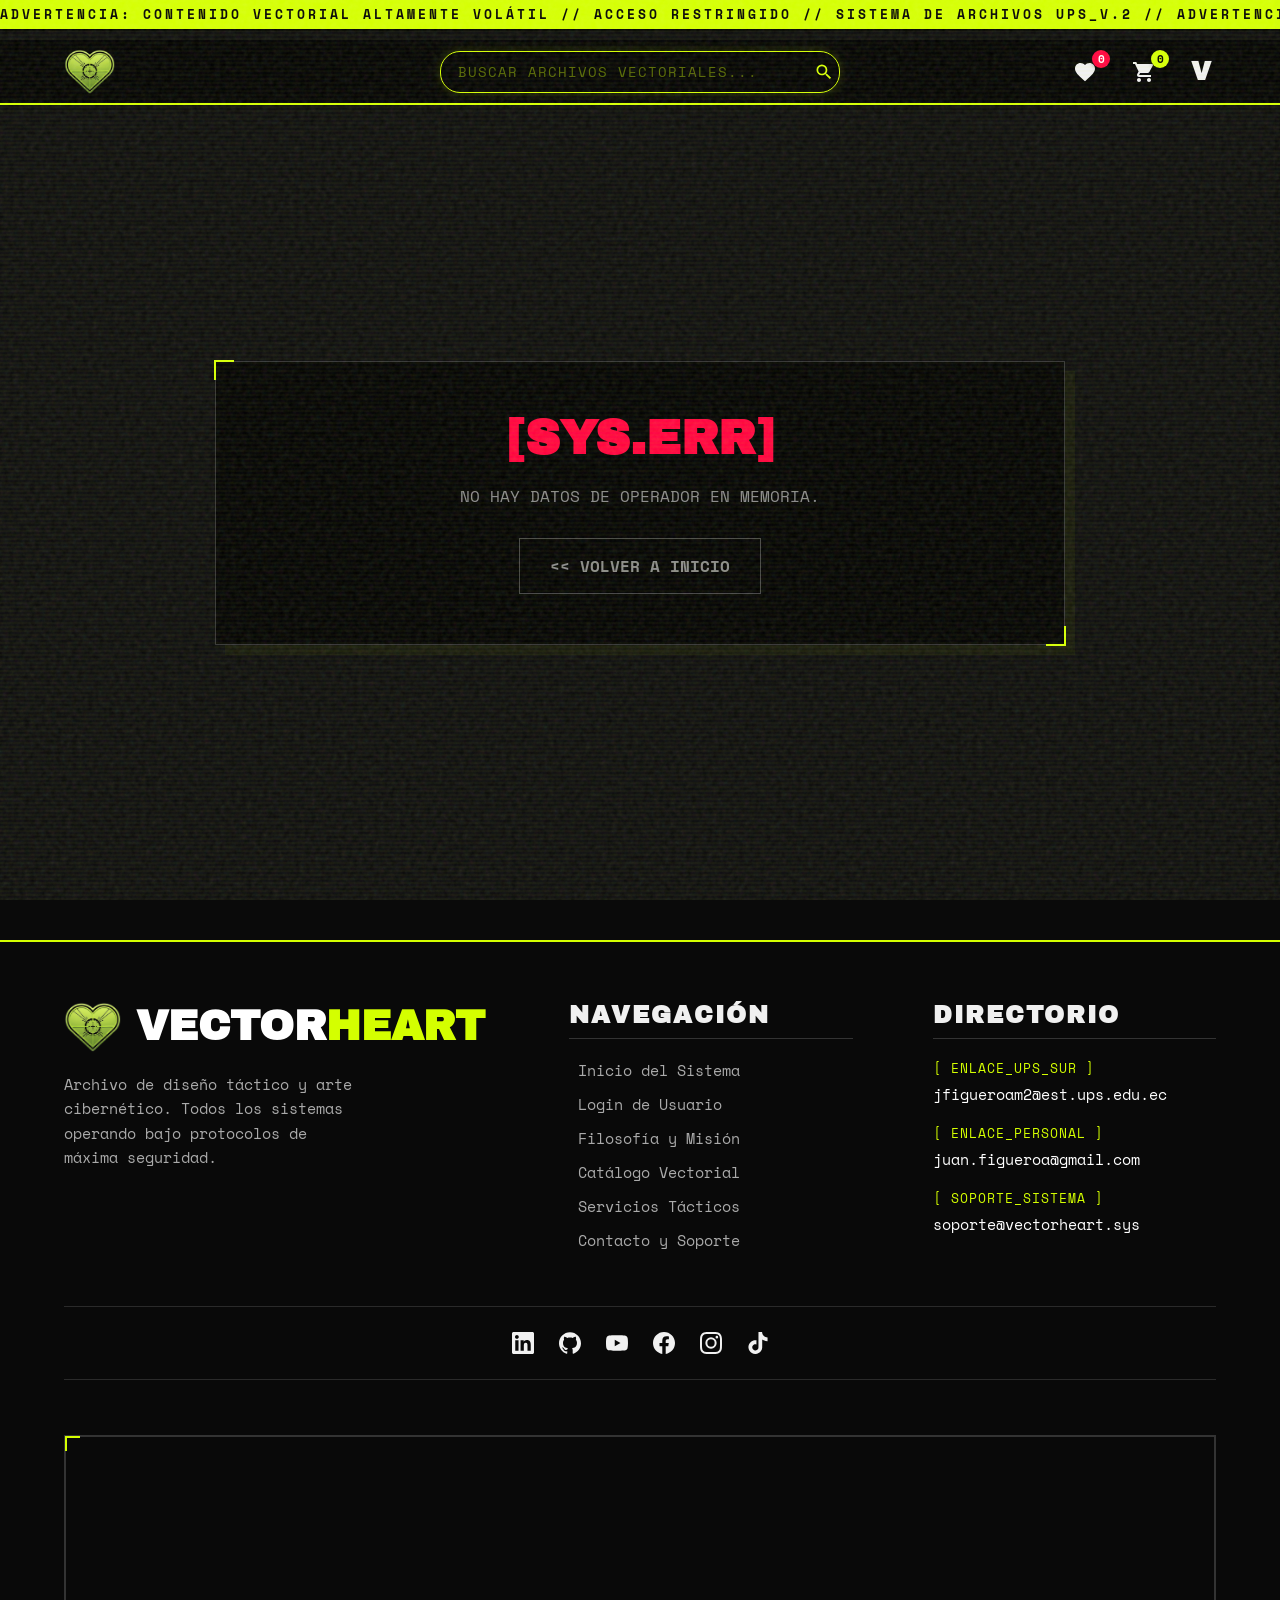
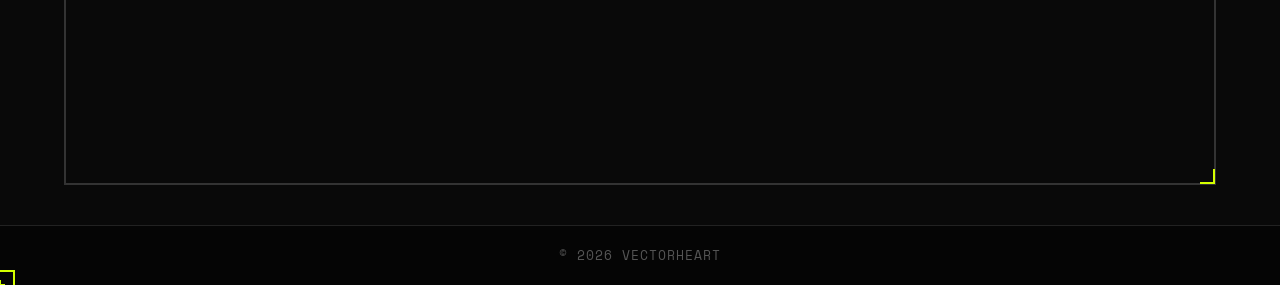
<file: src/respuesta.html>
<!DOCTYPE html>
<html lang="es">
<head>
  <!-- ==========================================================================
       01. METADATOS Y RECURSOS DEL SISTEMA (HEAD)
       ========================================================================== -->
  <meta charset="UTF-8">
  <meta name="viewport" content="width=device-width, initial-scale=1.0">
  <title>VECTORHEART // REGISTRO EXITOSO</title>

  <!-- Hojas de Estilo y Fuentes del HUD -->
  <link rel="stylesheet" href="css/style.css">
  <link rel="stylesheet" href="css/auth.css">
  <link href="https://fonts.googleapis.com/css2?family=Archivo+Black&family=Playfair+Display:ital@0;1&family=Space+Mono:wght@400;700&display=swap" rel="stylesheet">
</head>
<body>

<!-- ==========================================================================
     02. EFECTOS VISUALES GLOBALES (HUD)
     ========================================================================== -->
<div class="ui-scanner"></div>
<div class="crt-noise"></div>

<!-- Marquesina superior -->
<div class="danger-marquee top-marquee">
  <div class="marquee-content">
    ADVERTENCIA: CONTENIDO VECTORIAL ALTAMENTE VOLÁTIL // ACCESO RESTRINGIDO // SISTEMA DE ARCHIVOS UPS_V.2 // ADVERTENCIA: CONTENIDO VECTORIAL ALTAMENTE VOLÁTIL // ACCESO RESTRINGIDO // SISTEMA DE ARCHIVOS UPS_V.2 //
  </div>
</div>

<!-- ==========================================================================
     03. NAVEGACIÓN SUPERIOR (HEADER)
     ========================================================================== -->
<header class="main-header">
  <a href="index.html" class="brand-logo" data-target="true" title="Reiniciar Sistema">
    <img src="assets/icons/Vectorheart.png" alt="Vectorheart Logo" class="heart-logo">
  </a>

  <!-- Barra de Búsqueda -->
  <div class="header-search-container">
    <input type="search" id="globalSearchInput" placeholder="BUSCAR ARCHIVOS VECTORIALES..." class="search-input" data-target="true">
    <svg viewBox="0 0 24 24" width="20" height="20" fill="currentColor" class="search-icon">
      <path d="M15.5 14h-.79l-.28-.27A6.471 6.471 0 0 0 16 9.5 6.5 6.5 0 1 0 9.5 16c1.61 0 3.09-.59 4.23-1.57l.27.28v.79l5 4.99L20.49 19l-4.99-5zm-6 0C7.01 14 5 11.99 5 9.5S7.01 5 9.5 5 14 7.01 14 9.5 11.99 14 9.5 14z"/>
    </svg>
  </div>

  <!-- Botones de Control Superiores -->
  <div class="header-controls">
    <button id="favBtn" class="icon-btn" data-target="true" title="Favoritos">
      <svg viewBox="0 0 24 24" width="24" height="24" fill="currentColor"><path d="M12 21.35l-1.45-1.32C5.4 15.36 2 12.28 2 8.5 2 5.42 4.42 3 7.5 3c1.74 0 3.41.81 4.5 2.09C13.09 3.81 14.76 3 16.5 3 19.58 3 22 5.42 22 8.5c0 3.78-3.4 6.86-8.55 11.54L12 21.35z"/></svg>
      <span class="cart-badge" id="favCountBadge" style="background: #FF003C; color: #FFF;">0</span>
    </button>
    <a href="#" class="cart-link icon-btn" data-target="true" title="Base de Datos">
      <svg viewBox="0 0 24 24" width="24" height="24" fill="currentColor"><path d="M7 18c-1.1 0-1.99.9-1.99 2S5.9 22 7 22s2-.9 2-2-.9-2-2-2zM1 2v2h2l3.6 7.59-1.35 2.45c-.16.28-.25.61-.25.96 0 1.1.9 2 2 2h12v-2H7.42c-.14 0-.25-.11-.25-.25l.03-.12.9-1.63h7.45c.75 0 1.41-.41 1.75-1.03l3.58-6.49c.08-.14.12-.31.12-.48 0-.55-.45-1-1-1H5.21l-.94-2H1zm16 16c-1.1 0-1.99.9-1.99 2s.89 2 1.99 2 2-.9 2-2-.9-2-2-2z"/></svg>
      <span class="cart-badge" id="cartCountBadge">0</span>
    </a>
    <button id="menuBtn" class="icon-btn" data-target="true" title="Abrir Menú" style="font-family: var(--font-heading); font-size: 1.6rem; font-weight: bold; width: 30px; height: 30px;">V</button>
  </div>
</header>

<!-- ==========================================================================
     04. ÁREA CENTRAL DE RESULTADOS (TARJETA ID / MAIN)
     ========================================================================== -->
<main class="auth-main" style="padding-top: 100px;">
  <div class="auth-container" style="max-width: 850px; padding: 50px; display: flex; flex-direction: column; align-items: center;">

    <div style="display: flex; align-items: center; gap: 15px; margin-bottom: 40px;">
      <svg viewBox="0 0 24 24" width="40" height="40" fill="var(--primary)"><path d="M12 2C6.48 2 2 6.48 2 12s4.48 10 10 10 10-4.48 10-10S17.52 2 12 2zm-2 15l-5-5 1.41-1.41L10 14.17l7.59-7.59L19 8l-9 9z"/></svg>
      <h1 style="font-family: var(--font-heading); color: var(--text-light); font-size: 2.5rem; margin: 0;">ENLACE ESTABLECIDO</h1>
    </div>

    <!-- TARJETA DE IDENTIFICACIÓN TÁCTICA -->
    <div style="display: flex; gap: 50px; background: #050505; border: 1px solid #333; padding: 40px; width: 100%; position: relative; flex-wrap: wrap; align-items: flex-start;">

      <!-- Decoraciones de las esquinas y borde -->
      <div style="position: absolute; top: -1px; left: -1px; width: 25px; height: 25px; border-top: 2px solid var(--primary); border-left: 2px solid var(--primary);"></div>
      <div style="position: absolute; bottom: -1px; right: -1px; width: 25px; height: 25px; border-bottom: 2px solid var(--primary); border-right: 2px solid var(--primary);"></div>
      <div style="position: absolute; top: 50%; right: -15px; transform: translateY(-50%); color: var(--primary);">
        <svg viewBox="0 0 24 24" width="24" height="24" fill="currentColor"><path d="M19 13h-6v6h-2v-6H5v-2h6V5h2v6h6v2z"/></svg>
      </div>

      <!-- COLUMNA IZQUIERDA: AVATAR Y COLOR -->
      <div style="flex: 0 0 200px; display: flex; flex-direction: column; align-items: center;">

        <!-- CIRCULO TÁCTICO CON IMAGEN -->
        <div style="position: relative; display: flex; flex-direction: column; align-items: center; margin-bottom: 70px;">
          <!-- Borde iluminado del Avatar -->
          <div style="width: 160px; height: 160px; border-radius: 50%; border: 3px solid var(--primary); padding: 5px; box-shadow: 0 0 20px rgba(212, 255, 0, 0.15);">
            <!-- IMAGEN DEL AVATAR -->
            <img id="resFoto" src="" alt="Avatar Operador" style="width: 100%; height: 100%; object-fit: cover; border-radius: 50%; filter: grayscale(100%) contrast(120%);">
          </div>
          <!-- Etiqueta sobrepuesta -->
          <div style="position: absolute; bottom: -12px; background: var(--primary); color: #000; font-family: var(--font-tech); font-size: 0.8rem; padding: 3px 15px; font-weight: bold; letter-spacing: 1px; z-index: 2;">AVATAR</div>

          <!-- Estrella inferior táctica -->
          <div style="position: absolute; bottom: -45px; width: 30px; height: 30px; background: var(--primary); border-radius: 50%; display: flex; align-items: center; justify-content: center; color: #000; z-index: 3;">
            <svg viewBox="0 0 24 24" width="18" height="18" fill="currentColor"><path d="M12 17.27L18.18 21l-1.64-7.03L22 9.24l-7.19-.61L12 2 9.19 8.63 2 9.24l5.46 4.73L5.82 21z"/></svg>
          </div>
        </div>

        <!-- FIRMA EN CAJA SEPARADA -->
        <div style="width: 100%; border: 1px solid #333; padding: 15px; display: flex; flex-direction: column; align-items: center;">
          <strong style="color: var(--primary); font-family: var(--font-tech); font-size: 0.7rem; margin-bottom: 10px; letter-spacing: 1px;">[ FIRMA ]</strong>
          <div id="resColor" style="width: 100%; height: 30px; background-color: var(--primary);"></div>
        </div>
      </div>

      <!-- COLUMNA DERECHA: DATOS DEL OPERADOR -->
      <div style="flex: 1; display: flex; flex-direction: column;">
        <p style="font-family: var(--font-heading); font-size: 2.2rem; color: var(--text-light); margin: 0 0 5px 0; text-transform: uppercase; letter-spacing: -1px;" id="resNombre">...</p>
        <p style="font-family: var(--font-tech); color: var(--primary); font-size: 0.85rem; margin-bottom: 30px; letter-spacing: 2px; border-bottom: 1px solid #333; padding-bottom: 15px;">ESTADO: OPERADOR OFICIAL REGISTRADO</p>

        <!-- CUADRÍCULA ALINEADA -->
        <div style="display: grid; grid-template-columns: 1fr 1fr; gap: 30px 20px; font-family: var(--font-tech); font-size: 0.95rem;">

          <div>
            <strong style="color: var(--primary); display: flex; align-items: center; gap: 6px; font-size: 0.7rem; margin-bottom: 6px; letter-spacing: 1px; white-space: nowrap;">
              <svg viewBox="0 0 24 24" width="14" height="14" fill="currentColor"><path d="M4 6h16v2H4zm0 5h16v2H4zm0 5h16v2H4z"/></svg>
              [ CÉDULA ]
            </strong>
            <span id="resCedula" style="color: #FFF;">...</span>
          </div>

          <div>
            <strong style="color: var(--primary); display: flex; align-items: center; gap: 6px; font-size: 0.7rem; margin-bottom: 6px; letter-spacing: 1px; white-space: nowrap;">
              <svg viewBox="0 0 24 24" width="14" height="14" fill="currentColor"><path d="M12 2C8.13 2 5 5.13 5 9c0 5.25 7 13 7 13s7-7.75 7-13c0-3.87-3.13-7-7-7zm0 9.5c-1.38 0-2.5-1.12-2.5-2.5s1.12-2.5 2.5-2.5 2.5 1.12 2.5 2.5-1.12 2.5-2.5 2.5z"/></svg>
              [ ORIGEN DETECTADO ]
            </strong>
            <span id="resProvincia" style="color: #FFF; font-weight: bold; text-transform: uppercase;">...</span>
          </div>

          <div>
            <strong style="color: var(--primary); display: flex; align-items: center; gap: 6px; font-size: 0.7rem; margin-bottom: 6px; letter-spacing: 1px; white-space: nowrap;">
              <svg viewBox="0 0 24 24" width="14" height="14" fill="currentColor"><path d="M11.99 2C6.47 2 2 6.48 2 12s4.47 10 9.99 10C17.52 22 22 17.52 22 12S17.52 2 11.99 2zM12 20c-4.42 0-8-3.58-8-8s3.58-8 8-8 8 3.58 8 8-3.58 8-8 8zm.5-13H11v6l5.25 3.15.75-1.23-4.5-2.67z"/></svg>
              [ TIEMPO DE SERVICIO ]
            </strong>
            <span id="resEdad" style="color: #FFF;">...</span> <span style="color: #FFF;">AÑOS</span>
          </div>

          <div>
            <strong style="color: var(--primary); display: flex; align-items: center; gap: 6px; font-size: 0.7rem; margin-bottom: 6px; letter-spacing: 1px; white-space: nowrap;">
              <svg viewBox="0 0 24 24" width="14" height="14" fill="currentColor"><path d="M19 3h-1V1h-2v2H8V1H6v2H5c-1.11 0-1.99.9-1.99 2L3 19c0 1.1.89 2 2 2h14c1.1 0 2-.9 2-2V5c0-1.1-.9-2-2-2zm0 16H5V8h14v11zM7 10h5v5H7z"/></svg>
              [ FECHA DE NACIMIENTO ]
            </strong>
            <span id="resFecha" style="color: #FFF;">...</span>
          </div>

          <div>
            <strong style="color: var(--primary); display: flex; align-items: center; gap: 6px; font-size: 0.7rem; margin-bottom: 6px; letter-spacing: 1px; white-space: nowrap;">
              <svg viewBox="0 0 24 24" width="14" height="14" fill="currentColor"><path d="M16 11c1.66 0 2.99-1.34 2.99-3S17.66 5 16 5c-1.66 0-3 1.34-3 3s1.34 3 3 3zm-8 0c1.66 0 2.99-1.34 2.99-3S9.66 5 8 5C6.34 5 5 6.34 5 8s1.34 3 3 3zm0 2c-2.33 0-7 1.17-7 3.5V19h14v-2.5c0-2.33-4.67-3.5-7-3.5zm8 0c-.29 0-.62.02-.97.05 1.16.84 1.97 1.97 1.97 3.45V19h6v-2.5c0-2.33-4.67-3.5-7-3.5z"/></svg>
              [ ESTADO VINCULAR ]
            </strong>
            <span id="resEstado" style="color: #FFF; text-transform: uppercase;">...</span>
          </div>

          <div>
            <strong style="color: var(--primary); display: flex; align-items: center; gap: 6px; font-size: 0.7rem; margin-bottom: 6px; letter-spacing: 1px; white-space: nowrap;">
              <svg viewBox="0 0 24 24" width="14" height="14" fill="currentColor"><path d="M12 2L2 22h20L12 2zm0 5l5 10h-10l5-10z"/></svg>
              [ SECTOR BASE ]
            </strong>
            <span id="resResidencia" style="color: #FFF; text-transform: uppercase;">...</span>
          </div>

          <div>
            <strong style="color: var(--primary); display: flex; align-items: center; gap: 6px; font-size: 0.7rem; margin-bottom: 6px; letter-spacing: 1px; white-space: nowrap;">
              <svg viewBox="0 0 24 24" width="14" height="14" fill="currentColor"><path d="M19 3h-1V1h-2v2H8V1H6v2H5c-1.11 0-1.99.9-1.99 2L3 19c0 1.1.89 2 2 2h14c1.1 0 2-.9 2-2V5c0-1.1-.9-2-2-2zm0 16H5V8h14v11zM7 10h5v5H7zM14 12h-2v-2h-2v2H8v2h2v2h2v-2h2v-2z"/></svg>
              [ FECHA DE CREACIÓN ]
            </strong>
            <span id="resCreacion" style="color: #FFF;">...</span>
          </div>

          <div>
            <strong style="color: var(--primary); display: flex; align-items: center; gap: 6px; font-size: 0.7rem; margin-bottom: 6px; letter-spacing: 1px; white-space: nowrap;">
              <svg viewBox="0 0 24 24" width="14" height="14" fill="currentColor"><path d="M12 2C6.48 2 2 6.48 2 12s4.48 10 10 10 10-4.48 10-10S17.52 2 12 2zm-2 15l-5-5 1.41-1.41L10 14.17l7.59-7.59L19 8l-9 9z"/></svg>
              [ STATUS DEL OPERADOR ]
            </strong>
            <span style="color: #FFF; text-transform: uppercase;">OPERADOR ACTIVO</span>
          </div>

        </div>
      </div>
    </div>

    <!-- Botones de Acción -->
    <div style="display: flex; gap: 20px; width: 100%; margin-top: 40px;">
      <a href="registro.html" class="btn-reset" data-target="true" style="flex: 1; text-decoration: none; display: flex; align-items: center; justify-content: center; gap: 10px;">
        << REGISTRAR OTRO
      </a>
      <a href="login.html" class="btn-submit" data-target="true" style="flex: 2; text-decoration: none; display: flex; align-items: center; justify-content: center; gap: 10px;">
        INICIAR SESIÓN CON NUEVAS CREDENCIALES >>
      </a>
    </div>

  </div>
</main>

<!-- ==========================================================================
     05. MENÚ LATERAL TÁCTICO DE NAVEGACIÓN
     ========================================================================== -->
<nav class="side-menu" id="sideMenu" style="justify-content: flex-start; gap: 25px; overflow-y: auto; padding-top: 60px;">
  <button class="close-menu" id="closeMenuBtn" data-target="true">X</button>

  <div class="sidebar-brand" style="display: flex; align-items: center; gap: 15px;">
    <span class="v-logo" style="background: var(--primary); color: var(--dark); width: 35px; height: 35px; display: flex; align-items: center; justify-content: center; font-family: var(--font-heading); font-size: 1.5rem;">V</span>
    <h2 style="font-family: var(--font-heading); font-size: 2rem; margin: 0; line-height: 1; color: var(--text-light);">VECTOR<span class="highlight" style="color: var(--primary);">HEART</span></h2>
  </div>

  <ul class="menu-links" style="margin-bottom: 10px;">
    <li><a href="index.html" data-target="true" style="display: flex; align-items: center; gap: 15px;"><svg viewBox="0 0 24 24" width="24" height="24" fill="currentColor"><path d="M3 13h8V3H3v10zm0 8h8v-6H3v6zm10 0h8V11h-8v10zm0-18v6h8V3h-8z"/></svg> INICIO</a></li>
    <li><a href="login.html" data-target="true" style="display: flex; align-items: center; gap: 15px;"><svg viewBox="0 0 24 24" width="24" height="24" fill="currentColor"><path d="M12 12c2.21 0 4-1.79 4-4s-1.79-4-4-4-4 1.79-4 4 1.79 4 4 4zm0 2c-2.67 0-8 1.34-8 4v2h16v-2c0-2.66-5.33-4-8-4z"/></svg> LOGIN</a></li>
    <li><a href="filosofia.html" data-target="true" style="display: flex; align-items: center; gap: 15px;"><svg viewBox="0 0 24 24" width="24" height="24" fill="currentColor"><path d="M12 2L2 22h20L12 2zm0 5l5 10h-10l5-10z"/></svg> FILOSOFÍA</a></li>
    <li><a href="index.html#catalog-grid" id="tiendaLink" data-target="true" style="display: flex; align-items: center; gap: 15px;"><svg viewBox="0 0 24 24" width="24" height="24" fill="currentColor"><path d="M4 4h4v4H4zm6 0h4v4h-4zm6 0h4v4h-4zM4 10h4v4H4zm6 0h4v4h-4zm6 0h4v4h-4zM4 16h4v4H4zm6 0h4v4h-4zm6 0h4v4h-4z"/></svg> CATÁLOGO</a></li>
    <li><a href="servicios.html" data-target="true" style="display: flex; align-items: center; gap: 15px;"><svg viewBox="0 0 24 24" width="24" height="24" fill="currentColor"><path d="M22.7 19l-9.1-9.1c.9-2.3.4-5-1.5-6.9-2-2-5-2.4-7.4-1.3L9 6 6 9 1.6 4.7C.5 7.1.9 10.1 2.9 12.1c1.9 1.9 4.6 2.4 6.9 1.5l9.1 9.1c.4.4 1 .4 1.4 0l2.4-2.4c.4-.4.4-1 0-1.3z"/></svg> SERVICIOS</a></li>
    <li><a href="contacto.html" data-target="true" style="display: flex; align-items: center; gap: 15px;"><svg viewBox="0 0 24 24" width="24" height="24" fill="currentColor"><path d="M20 4H4c-1.1 0-1.99.9-1.99 2L2 18c0 1.1.9 2 2 2h16c1.1 0 2-.9 2-2V6c0-1.1-.9-2-2-2zm0 4l-8 5-8-5V6l8 5 8-5v2z"/></svg> CONTACTO</a></li>
  </ul>

  <!-- Controles de Redes Sociales y Localización -->
  <div style="display: flex; flex-direction: column; align-items: center; gap: 20px; border-top: 1px solid #333; padding-top: 25px;">
    <div class="side-socials" style="display: flex; gap: 20px; justify-content: center; width: 100%; border: none; padding: 0; margin: 0;">
      <a href="https://www.linkedin.com/in/juan-figueroa-98a816195/" target="_blank" data-target="true" title="LinkedIn">
        <svg viewBox="0 0 24 24"><path d="M20.447 20.452h-3.554v-5.569c0-1.328-.027-3.037-1.852-3.037-1.853 0-2.136 1.445-2.136 2.939v5.667H9.351V9h3.414v1.561h.046c.477-.9 1.637-1.85 3.37-1.85 3.601 0 4.267 2.37 4.267 5.455v6.286zM5.337 7.433c-1.144 0-2.063-.926-2.063-2.065 0-1.138.92-2.063 2.063-2.063 1.14 0 2.064.925 2.064 2.063 0 1.139-.925 2.065-2.064 2.065zm1.782 13.019H3.555V9h3.564v11.452zM22.225 0H1.771C.792 0 0 .774 0 1.729v20.542C0 23.227.792 24 1.771 24h20.451C23.2 24 24 23.227 24 22.271V1.729C24 .774 23.2 0 22.222 0h.003z"/></svg>
      </a>
      <a href="https://github.com/xErnyx" target="_blank" data-target="true" title="GitHub">
        <svg viewBox="0 0 24 24"><path d="M12 .297c-6.63 0-12 5.373-12 12 0 5.303 3.438 9.8 8.205 11.385.6.113.82-.258.82-.577 0-.285-.01-1.04-.015-2.04-3.338.724-4.042-1.61-4.042-1.61C4.422 18.07 3.633 17.7 3.633 17.7c-1.087-.744.084-.729.084-.729 1.205.084 1.838 1.236 1.838 1.236 1.07 1.835 2.809 1.305 3.495.998.108-.776.417-1.305.76-1.605-2.665-.3-5.466-1.332-5.466-5.93 0-1.31.465-2.38 1.235-3.22-.135-.303-.54-1.523.105-3.176 0 0 1.005-.322 3.3 1.23.96-.267 1.98-.399 3-.405 1.02.006 2.04.138 3 .405 2.28-1.552 3.285-1.23 3.285-1.23.645 1.653.24 2.873.12 3.176.765.84 1.23 1.91 1.23 3.22 0 4.61-2.805 5.625-5.475 5.92.42.36.81 1.096.81 2.22 0 1.606-.015 2.896-.015 3.286 0 .315.21.69.825.57C20.565 22.092 24 17.592 24 12.297c0-6.627-5.373-12-12-12"/></svg>
      </a>
      <a href="https://www.youtube.com/@Antonimo555" target="_blank" data-target="true" title="YouTube">
        <svg viewBox="0 0 24 24"><path d="M23.498 6.186a3.016 3.016 0 0 0-2.122-2.136C19.505 3.545 12 3.545 12 3.545s-7.505 0-9.377.505A3.017 3.017 0 0 0 .502 6.186C0 8.07 0 12 0 12s0 3.93.502 5.814a3.016 3.016 0 0 0 2.122 2.136c1.871.505 9.376.505 9.376.505s7.505 0 9.377-.505a3.015 3.015 0 0 0 2.122-2.136C24 15.93 24 12 24 12s0-3.93-.502-5.814zM9.545 15.568V8.432L15.818 12l-6.273 3.568z"/></svg>
      </a>
      <a href="https://www.facebook.com/Antonimo0/" target="_blank" data-target="true" title="Facebook">
        <svg viewBox="0 0 24 24"><path d="M24 12.073c0-6.627-5.373-12-12-12s-12 5.373-12 12c0 5.99 4.388 10.954 10.125 11.854v-8.385H7.078v-3.469h3.047V9.43c0-3.007 1.792-4.669 4.533-4.669 1.312 0 2.686.235 2.686.235v2.953H15.83c-1.491 0-1.956.925-1.956 1.874v2.25h3.328l-.532 3.469h-2.796v8.385C19.612 23.027 24 18.062 24 12.073z"/></svg>
      </a>
      <a href="https://www.instagram.com/0antonimo0/" target="_blank" data-target="true" title="Instagram">
        <svg viewBox="0 0 24 24"><path d="M12 2.163c3.204 0 3.584.012 4.85.07 3.252.148 4.771 1.691 4.919 4.919.058 1.265.069 1.645.069 4.849 0 3.205-.012 3.584-.069 4.849-.149 3.225-1.664 4.771-4.919 4.919-1.266.058-1.644.07-4.85.07-3.204 0-3.584-.012-4.849-.07-3.26-.149-4.771-1.699-4.919-4.92-.058-1.265-.07-1.644-.07-4.849 0-3.204.013-3.583.07-4.849.149-3.227 1.664-4.771 4.919-4.919 1.266-.057 1.645-.069 4.849-.069zM12 0C8.741 0 8.333.014 7.053.072 2.695.272.273 2.69.073 7.052.014 8.333 0 8.741 0 12c0 3.259.014 3.668.072 4.948.2 4.358 2.618 6.78 6.98 6.98C8.333 23.986 8.741 24 12 24c3.259 0 3.668-.014 4.948-.072 4.354-.2 6.782-2.618 6.979-6.98.059-1.28.073-1.689.073-4.948 0-3.259-.014-3.667-.072-4.947-.196-4.354-2.617-6.78-6.979-6.98C15.668.014 15.259 0 12 0zm0 5.838a6.162 6.162 0 100 12.324 6.162 6.162 0 000-12.324zM12 16a4 4 0 110-8 4 4 0 010 8zm6.406-11.845a1.44 1.44 0 100 2.881 1.44 1.44 0 000-2.881z"/></svg>
      </a>
      <a href="https://www.tiktok.com/@erny_xp555" target="_blank" data-target="true" title="TikTok">
        <svg viewBox="0 0 24 24"><path d="M12.525.02c1.31-.02 2.61-.01 3.91-.02.08 1.53.63 3.09 1.75 4.17 1.12 1.11 2.7 1.62 4.24 1.79v4.03c-1.44-.05-2.89-.35-4.2-.97-.57-.26-1.1-.59-1.62-.93-.01 2.92.01 5.84-.02 8.75-.08 1.4-.54 2.79-1.35 3.94-1.31 1.92-3.58 3.17-5.91 3.21-1.43.08-2.86-.31-4.08-1.03-2.02-1.19-3.44-3.37-3.65-5.71-.02-.5-.03-1-.01-1.49.18-1.9 1.12-3.72 2.58-4.96 1.66-1.44 3.98-2.13 6.15-1.72.02 1.48-.04 2.96-.04 4.44-.99-.32-2.15-.23-3.02.37-.63.41-1.11 1.04-1.36 1.75-.21.51-.15 1.07-.14 1.61.24 1.64 1.82 3.02 3.5 2.87 1.12-.01 2.19-.66 2.77-1.61.19-.33.4-.67.41-1.06.1-1.79.06-3.57.07-5.36.01-4.03-.01-8.05.02-12.07z"/></svg>
      </a>
    </div>

    <div class="localization-controls" style="display: flex; gap: 10px; justify-content: center; width: 100%;">
      <button class="loc-btn" data-target="true" style="justify-content: center; padding: 10px 20px;"><svg viewBox="0 0 24 24" width="18" height="18" fill="currentColor"><path d="M11.99 2C6.47 2 2 6.48 2 12s4.47 10 9.99 10C17.52 22 22 17.52 22 12S17.52 2 11.99 2zm6.93 6h-2.95c-.32-1.25-.78-2.45-1.38-3.56 1.84.63 3.37 1.91 4.33 3.56zM12 4.04c.83 1.2 1.48 2.53 1.91 3.96h-3.82c.43-1.43 1.08-2.76 1.91-3.96zM4.26 14C4.1 13.36 4 12.69 4 12s.1-1.36.26-2h3.38c-.08.66-.14 1.32-.14 2 0 .68.06 1.34.14 2H4.26zm.82 2h2.95c.32 1.25.78 2.45 1.38 3.56-1.84-.63-3.37-1.91-4.33-3.56zm2.95-8H5.08c-.96 1.66-2.49 2.93-4.33 3.56C5.81 7.11 6.28 5.92 6.6 4.68zM12 19.96c-.83-1.2-1.48-2.53-1.91-3.96h3.82c-.43 1.43-1.08 2.76-1.91 3.96zM14.34 14H9.66c-.09-.66-.16-1.32-.16-2 0-.68.07-1.34.16-2h4.68c.09.66.16 1.32.16 2 0 .68-.07 1.34-.16 2zm.25 5.56c.6-1.11 1.06-2.31 1.38-3.56h2.95c-.96 1.65-2.49 2.93-4.33 3.56zM16.36 14c.08-.66.14-1.32.14-2h3.38c.16.64.26 1.31.26 2s-.1 1.36-.26 2h-3.38z"/></svg> Ecuador</button>
      <button class="loc-btn" data-target="true" style="justify-content: center; padding: 10px 20px;"><svg viewBox="0 0 24 24" width="18" height="18" fill="currentColor"><path d="M12.87 15.07l-2.54-2.51.03-.03c1.74-1.94 2.98-4.17 3.71-6.53H17V4h-7V2H8v2H1v2h11.17C11.5 7.92 10.44 9.75 9 11.35 8.07 10.32 7.3 9.19 6.69 8h-2c.73 1.63 1.73 3.17 2.98 4.56l-5.09 5.02L4 19l5-5 3.11 3.11.76-2.04zM18.5 10h-2L12 22h2l1.12-3h4.75L21 22h2l-4.5-12zm-2.62 7l1.62-4.33L19.12 17h-3.24z"/></svg> Español</button>
    </div>
    <p class="copyright" style="color: #666; font-size: 0.85rem; margin: 0; text-align: center; font-family: var(--font-tech);">© 2026 VECTORHEART</p>
  </div>
</nav>

<!-- ==========================================================================
     06. PANEL DE BASE DE DATOS (CARRITO DE COMPRAS)
     ========================================================================== -->
<div class="cart-panel" id="cartPanel">
  <div class="cart-header">
    <h2>REGISTRO DE COMPRAS</h2>
    <button class="close-cart" id="closeCartBtn" data-target="true">X</button>
  </div>
  <div class="cart-items-container" id="cartItemsContainer"></div>

  <div class="cart-footer">
    <div class="cart-total">TOTAL: $<span id="cartTotalValue">0.00</span></div>

    <!-- Acciones Inferiores -->
    <div class="cart-bottom-actions">
      <button id="btn-undo-cart" class="btn-undo" data-target="true">RESTAR ÚLTIMO</button>
      <button id="btn-vaciar-carrito" class="btn-purgar" data-target="true">PURGAR SISTEMA</button>
    </div>

    <button class="btn-primary" style="width: 100%;" data-target="true">PROCESAR PAGO >></button>
  </div>
</div>

<div class="fav-panel" id="favPanel">
  <div class="fav-header">
    <h2 style="color: #FF003C; margin: 0;">ARCHIVOS CLASIFICADOS</h2>
    <button class="close-fav" id="closeFavBtn" data-target="true">X</button>
  </div>

  <div class="fav-items-container" id="favItemsContainer"></div>

  <div class="fav-footer" style="margin-top: 20px; padding-top: 20px; border-top: 1px solid #333;">
    <button id="btn-vaciar-favs" class="btn-purgar-favs" data-target="true">PURGAR FAVORITOS</button>
  </div>
</div>

<!-- ==========================================================================
     07. PIE DE PÁGINA GLOBAL (FOOTER)
     ========================================================================== -->
<footer class="main-footer" style="background: rgba(10, 10, 10, 0.95); border-top: 2px solid var(--primary); padding: 60px 5% 0px; margin-top: 80px; display: flex; flex-direction: column; position: relative; z-index: 10;">

  <!-- Contenedor Superior (Columnas de información) -->
  <div style="display: flex; flex-wrap: wrap; justify-content: space-between; gap: 80px; width: 100%; margin-bottom: 5px;">

    <!-- Columna 1: Branding -->
    <div class="footer-col" style="flex: 1.5; min-width: 380px;">
      <div style="display: flex; align-items: center; gap: 15px; margin-bottom: 20px;">
        <img src="assets/icons/Vectorheart.png" alt="Vectorheart Logo" class="heart-logo" style="height: 50px; width: auto; mix-blend-mode: screen;">
        <h2 style="font-family: var(--font-heading); font-size: 2.6rem; margin: 0; line-height: 1; color: #FFF;">VECTOR<span style="color: var(--primary);">HEART</span></h2>
      </div>
      <p style="color: #AAA; font-family: var(--font-tech); font-size: 0.95rem; line-height: 1.6; max-width: 300px;">
        Archivo de diseño táctico y arte cibernético. Todos los sistemas operando bajo protocolos de máxima seguridad.
      </p>
    </div>

    <!-- Columna 2: Enlaces Rápidos -->
    <div class="footer-col" style="flex: 1; min-width: 200px;">
      <h4 style="color: var(--text-light); font-family: var(--font-heading); font-size: 1.5rem; margin-bottom: 20px; letter-spacing: 2px; text-transform: uppercase;">Navegación</h4>
      <ul class="footer-links" style="list-style: none; padding: 0; display: flex; flex-direction: column; gap: 12px;">
        <li><a href="index.html" data-target="true" style="color: #AAA; font-family: var(--font-tech); text-decoration: none; font-size: 0.95rem; transition: color 0.3s ease;">Inicio del Sistema</a></li>
        <li><a href="login.html" data-target="true" style="color: #AAA; font-family: var(--font-tech); text-decoration: none; font-size: 0.95rem; transition: color 0.3s ease;">Login de Usuario</a></li>
        <li><a href="filosofia.html" data-target="true" style="color: #AAA; font-family: var(--font-tech); text-decoration: none; font-size: 0.95rem; transition: color 0.3s ease;">Filosofía y Misión</a></li>
        <li><a href="index.html#catalog-grid" data-target="true" style="color: #AAA; font-family: var(--font-tech); text-decoration: none; font-size: 0.95rem; transition: color 0.3s ease;">Catálogo Vectorial</a></li>
        <li><a href="servicios.html" data-target="true" style="color: #AAA; font-family: var(--font-tech); text-decoration: none; font-size: 0.95rem; transition: color 0.3s ease;">Servicios Tácticos</a></li>
        <li><a href="contacto.html" data-target="true" style="color: #AAA; font-family: var(--font-tech); text-decoration: none; font-size: 0.95rem; transition: color 0.3s ease;">Contacto y Soporte</a></li>
      </ul>
    </div>

    <!-- Columna 3: Información de Contacto -->
    <div class="footer-col" style="flex: 1; min-width: 260px;">
      <h4 style="color: var(--text-light); font-family: var(--font-heading); font-size: 1.5rem; margin-bottom: 20px; letter-spacing: 2px; text-transform: uppercase;">Directorio</h4>
      <div style="display: flex; flex-direction: column; gap: 18px;">
        <div>
          <span style="color: var(--primary); font-family: var(--font-tech); font-size: 0.8rem; letter-spacing: 1px; display: block; margin-bottom: 4px;">[ ENLACE_UPS_SUR ]</span>
          <span style="color: #FFF; font-family: var(--font-tech); font-size: 0.95rem;">jfigueroam2@est.ups.edu.ec</span>
        </div>
        <div>
          <span style="color: var(--primary); font-family: var(--font-tech); font-size: 0.8rem; letter-spacing: 1px; display: block; margin-bottom: 4px;">[ ENLACE_PERSONAL ]</span>
          <span style="color: #FFF; font-family: var(--font-tech); font-size: 0.95rem;">juan.figueroa@gmail.com</span>
        </div>
        <div>
          <span style="color: var(--primary); font-family: var(--font-tech); font-size: 0.8rem; letter-spacing: 1px; display: block; margin-bottom: 4px;">[ SOPORTE_SISTEMA ]</span>
          <span style="color: #FFF; font-family: var(--font-tech); font-size: 0.95rem;">soporte@vectorheart.sys</span>
        </div>
      </div>
    </div>

  </div>

  <!-- Redes Sociales Footer -->
  <div class="side-socials" style="display: flex; gap: 25px; justify-content: center; width: 100%; padding: 25px 0; border-top: 1px solid #222; border-bottom: 1px solid #222; mix-blend-mode: screen; margin-bottom: 5px;">
    <a href="https://www.linkedin.com/in/juan-figueroa-98a816195/" target="_blank" data-target="true" title="LinkedIn">
      <svg viewBox="0 0 24 24"><path d="M20.447 20.452h-3.554v-5.569c0-1.328-.027-3.037-1.852-3.037-1.853 0-2.136 1.445-2.136 2.939v5.667H9.351V9h3.414v1.561h.046c.477-.9 1.637-1.85 3.37-1.85 3.601 0 4.267 2.37 4.267 5.455v6.286zM5.337 7.433c-1.144 0-2.063-.926-2.063-2.065 0-1.138.92-2.063 2.063-2.063 1.14 0 2.064.925 2.064 2.063 0 1.139-.925 2.065-2.064 2.065zm1.782 13.019H3.555V9h3.564v11.452zM22.225 0H1.771C.792 0 0 .774 0 1.729v20.542C0 23.227.792 24 1.771 24h20.451C23.2 24 24 23.227 24 22.271V1.729C24 .774 23.2 0 22.222 0h.003z"/></svg>
    </a>
    <a href="https://github.com/xErnyx" target="_blank" data-target="true" title="GitHub">
      <svg viewBox="0 0 24 24"><path d="M12 .297c-6.63 0-12 5.373-12 12 0 5.303 3.438 9.8 8.205 11.385.6.113.82-.258.82-.577 0-.285-.01-1.04-.015-2.04-3.338.724-4.042-1.61-4.042-1.61C4.422 18.07 3.633 17.7 3.633 17.7c-1.087-.744.084-.729.084-.729 1.205.084 1.838 1.236 1.838 1.236 1.07 1.835 2.809 1.305 3.495.998.108-.776.417-1.305.76-1.605-2.665-.3-5.466-1.332-5.466-5.93 0-1.31.465-2.38 1.235-3.22-.135-.303-.54-1.523.105-3.176 0 0 1.005-.322 3.3 1.23.96-.267 1.98-.399 3-.405 1.02.006 2.04.138 3 .405 2.28-1.552 3.285-1.23 3.285-1.23.645 1.653.24 2.873.12 3.176.765.84 1.23 1.91 1.23 3.22 0 4.61-2.805 5.625-5.475 5.92.42.36.81 1.096.81 2.22 0 1.606-.015 2.896-.015 3.286 0 .315.21.69.825.57C20.565 22.092 24 17.592 24 12.297c0-6.627-5.373-12-12-12"/></svg>
    </a>
    <a href="https://www.youtube.com/@Antonimo555" target="_blank" data-target="true" title="YouTube">
      <svg viewBox="0 0 24 24"><path d="M23.498 6.186a3.016 3.016 0 0 0-2.122-2.136C19.505 3.545 12 3.545 12 3.545s-7.505 0-9.377.505A3.017 3.017 0 0 0 .502 6.186C0 8.07 0 12 0 12s0 3.93.502 5.814a3.016 3.016 0 0 0 2.122 2.136c1.871.505 9.376.505 9.376.505s7.505 0 9.377-.505a3.015 3.015 0 0 0 2.122-2.136C24 15.93 24 12 24 12s0-3.93-.502-5.814zM9.545 15.568V8.432L15.818 12l-6.273 3.568z"/></svg>
    </a>
    <a href="https://www.facebook.com/Antonimo0/" target="_blank" data-target="true" title="Facebook">
      <svg viewBox="0 0 24 24"><path d="M24 12.073c0-6.627-5.373-12-12-12s-12 5.373-12 12c0 5.99 4.388 10.954 10.125 11.854v-8.385H7.078v-3.469h3.047V9.43c0-3.007 1.792-4.669 4.533-4.669 1.312 0 2.686.235 2.686.235v2.953H15.83c-1.491 0-1.956.925-1.956 1.874v2.25h3.328l-.532 3.469h-2.796v8.385C19.612 23.027 24 18.062 24 12.073z"/></svg>
    </a>
    <a href="https://www.instagram.com/0antonimo0/" target="_blank" data-target="true" title="Instagram">
      <svg viewBox="0 0 24 24"><path d="M12 2.163c3.204 0 3.584.012 4.85.07 3.252.148 4.771 1.691 4.919 4.919.058 1.265.069 1.645.069 4.849 0 3.205-.012 3.584-.069 4.849-.149 3.225-1.664 4.771-4.919 4.919-1.266.058-1.644.07-4.85.07-3.204 0-3.584-.012-4.849-.07-3.26-.149-4.771-1.699-4.919-4.92-.058-1.265-.07-1.644-.07-4.849 0-3.204.013-3.583.07-4.849.149-3.227 1.664-4.771 4.919-4.919 1.266-.057 1.645-.069 4.849-.069zM12 0C8.741 0 8.333.014 7.053.072 2.695.272.273 2.69.073 7.052.014 8.333 0 8.741 0 12c0 3.259.014 3.668.072 4.948.2 4.358 2.618 6.78 6.98 6.98C8.333 23.986 8.741 24 12 24c3.259 0 3.668-.014 4.948-.072 4.354-.2 6.782-2.618 6.979-6.98.059-1.28.073-1.689.073-4.948 0-3.259-.014-3.667-.072-4.947-.196-4.354-2.617-6.78-6.979-6.98C15.668.014 15.259 0 12 0zm0 5.838a6.162 6.162 0 100 12.324 6.162 6.162 0 000-12.324zM12 16a4 4 0 110-8 4 4 0 010 8zm6.406-11.845a1.44 1.44 0 100 2.881 1.44 1.44 0 000-2.881z"/></svg>
    </a>
    <a href="https://www.tiktok.com/@erny_xp555" target="_blank" data-target="true" title="TikTok">
      <svg viewBox="0 0 24 24"><path d="M12.525.02c1.31-.02 2.61-.01 3.91-.02.08 1.53.63 3.09 1.75 4.17 1.12 1.11 2.7 1.62 4.24 1.79v4.03c-1.44-.05-2.89-.35-4.2-.97-.57-.26-1.1-.59-1.62-.93-.01 2.92.01 5.84-.02 8.75-.08 1.4-.54 2.79-1.35 3.94-1.31 1.92-3.58 3.17-5.91 3.21-1.43.08-2.86-.31-4.08-1.03-2.02-1.19-3.44-3.37-3.65-5.71-.02-.5-.03-1-.01-1.49.18-1.9 1.12-3.72 2.58-4.96 1.66-1.44 3.98-2.13 6.15-1.72.02 1.48-.04 2.96-.04 4.44-.99-.32-2.15-.23-3.02.37-.63.41-1.11 1.04-1.36 1.75-.21.51-.15 1.07-.14 1.61.24 1.64 1.82 3.02 3.5 2.87 1.12-.01 2.19-.66 2.77-1.61.19-.33.4-.67.41-1.06.1-1.79.06-3.57.07-5.36.01-4.03-.01-8.05.02-12.07z"/></svg>
    </a>
  </div>

  <!-- Componente de Ubicación Satelital -->
  <article style="width: 100%;">
    <div class="map-container" style="width: 100%; height: 350px; position: relative; border: 2px solid #333; margin-bottom: 40px;">
      <div style="position: absolute; top: -1px; left: -1px; width: 15px; height: 15px; border-top: 2px solid var(--primary); border-left: 2px solid var(--primary); z-index: 5;"></div>
      <div style="position: absolute; bottom: -1px; right: -1px; width: 15px; height: 15px; border-bottom: 2px solid var(--primary); border-right: 2px solid var(--primary); z-index: 5;"></div>

      <iframe src="https://maps.google.com/maps?q=Universidad+Politecnica+Salesiana+Campus+Sur+Quito&t=&z=16&ie=UTF8&iwloc=&output=embed" width="100%" height="100%" style="border:0; filter: invert(90%) hue-rotate(180deg);" allowfullscreen="" loading="lazy" referrerpolicy="no-referrer-when-downgrade"></iframe>
    </div>
  </article>
</footer>

<!-- ==========================================================================
     08. BASE DE COPYRIGHT Y SCRIPTS
     ========================================================================== -->
<div class="footer-bottom" style="background: #050505; text-align: center; padding: 20px; border-top: 1px solid #222; font-family: var(--font-tech); color: #555; font-size: 0.8rem; letter-spacing: 1px;">
  © 2026 VECTORHEART
</div>

<script src="js/app.js"></script>
<script src="js/auth.js"></script>

<!-- ==========================================================================
     09. SCRIPT LOCAL: INYECCIÓN DE DATOS DEL REGISTRO EN LA TARJETA
     ========================================================================== -->
<script>
  document.addEventListener('DOMContentLoaded', () => {
    // 1. Recuperamos la información del almacenamiento local
    const userData = JSON.parse(localStorage.getItem('vh_new_user'));

    // 2. Si hay datos, los inyectamos en la ID Card
    if (userData) {
      document.getElementById('resNombre').textContent = userData.nombre;
      document.getElementById('resCedula').textContent = userData.cedula;
      document.getElementById('resProvincia').textContent = userData.provincia.toUpperCase();
      document.getElementById('resEdad').textContent = userData.edad;
      document.getElementById('resFecha').textContent = userData.fecha;
      document.getElementById('resEstado').textContent = userData.estado;
      document.getElementById('resResidencia').textContent = userData.residencia;

      // LA MAGIA DE LA FOTO (Lee el base64 o usa la foto por defecto)
      const avatarImg = document.getElementById('resFoto');
      if (userData.foto && userData.foto.length > 10) {
        avatarImg.src = userData.foto;
      } else {
        avatarImg.src = 'assets/icons/Vectorheart.png';
      }

      // Aplica el color seleccionado como "Firma"
      document.getElementById('resColor').style.backgroundColor = userData.color;

      // CÁLCULO DE LA FECHA DE CREACIÓN ACTUAL (Formato YYYY-MM-DD)
      const dateNow = new Date();
      const yr = dateNow.getFullYear();
      const mo = String(dateNow.getMonth() + 1).padStart(2, '0');
      const da = String(dateNow.getDate()).padStart(2, '0');
      document.getElementById('resCreacion').textContent = `${yr}-${mo}-${da}`;

    } else {
      // 3. Error táctico si no hay datos en la memoria
      const container = document.querySelector('.auth-container');
      container.innerHTML = `
          <h2 style="color:#FF003C; font-family: var(--font-heading); font-size: 3rem; margin-bottom: 20px;">[SYS.ERR]</h2>
          <p style="font-family: var(--font-tech); color: #888; margin-bottom: 30px;">NO HAY DATOS DE OPERADOR EN MEMORIA.</p>
          <a href="registro.html" class="btn-reset" style="padding: 15px 30px; text-decoration: none;"><< VOLVER A INICIO</a>
        `;
    }
  });
</script>

</body>
</html>
</file>
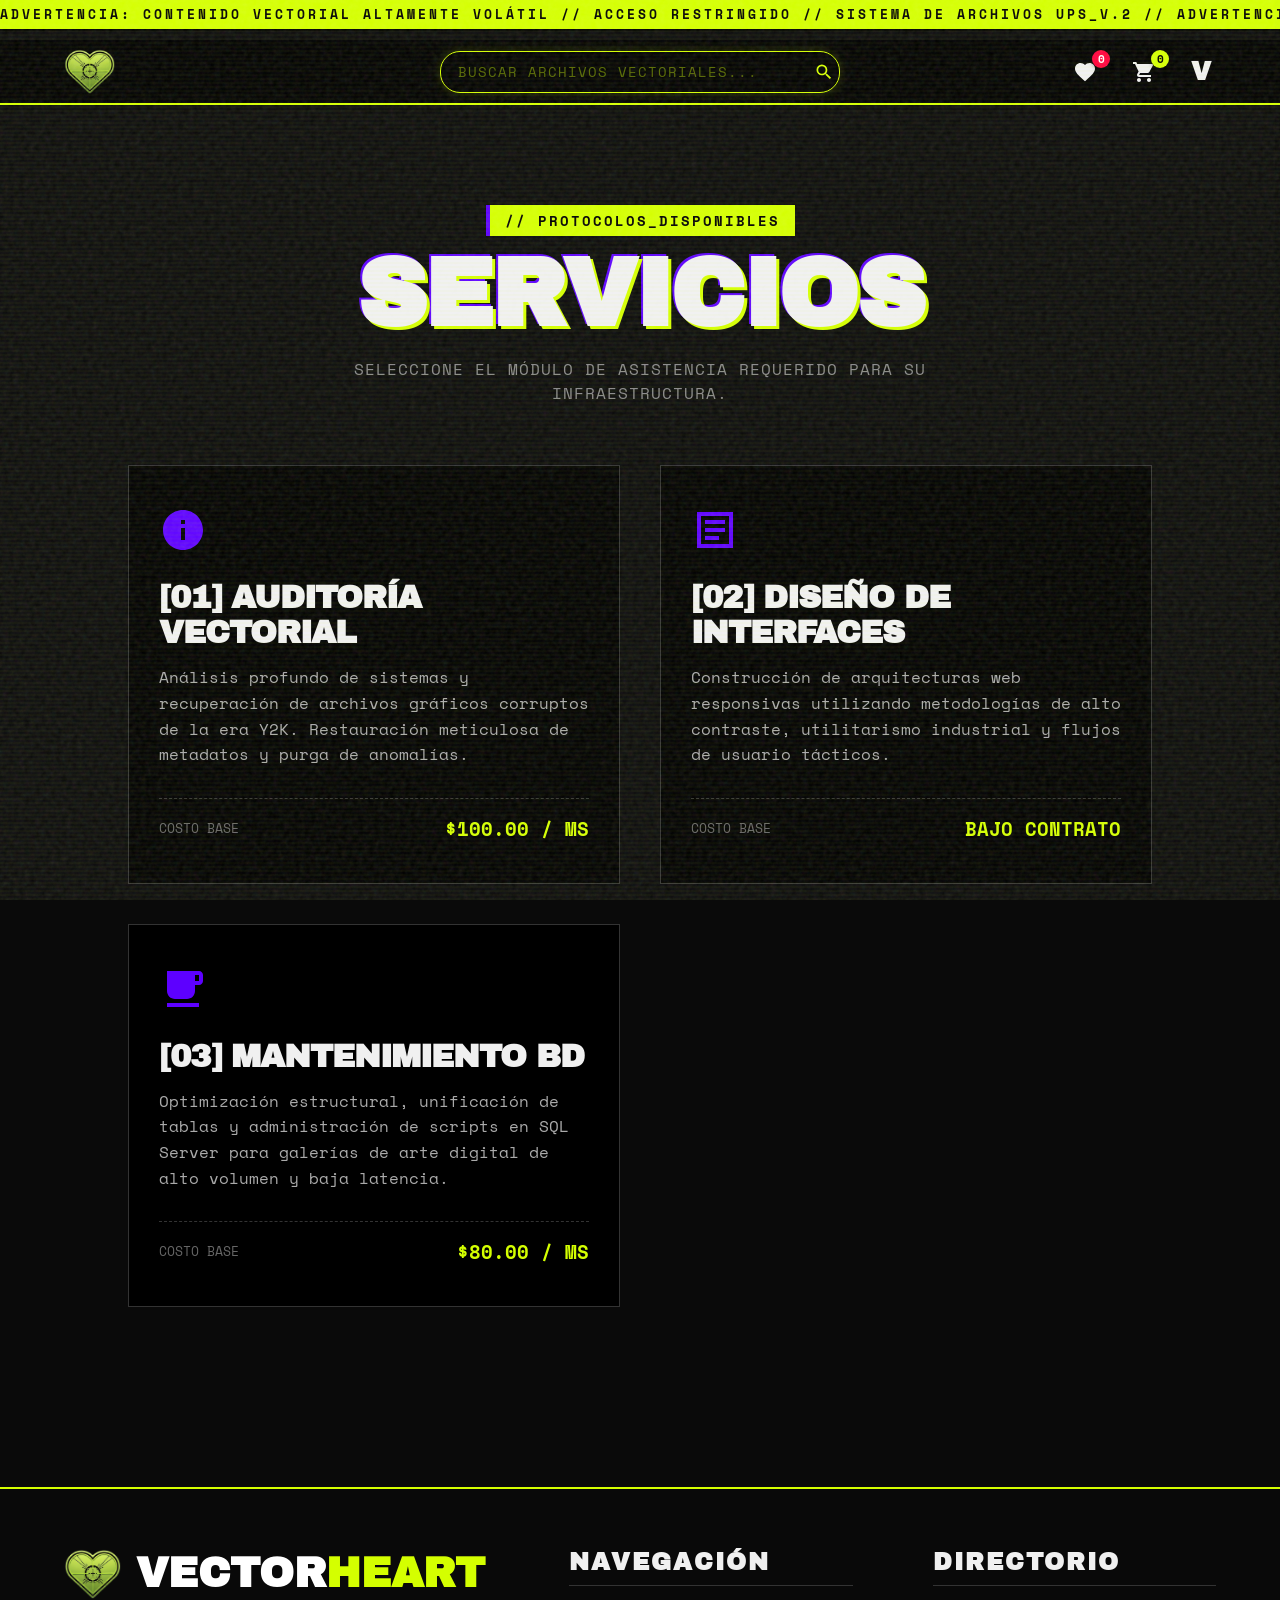
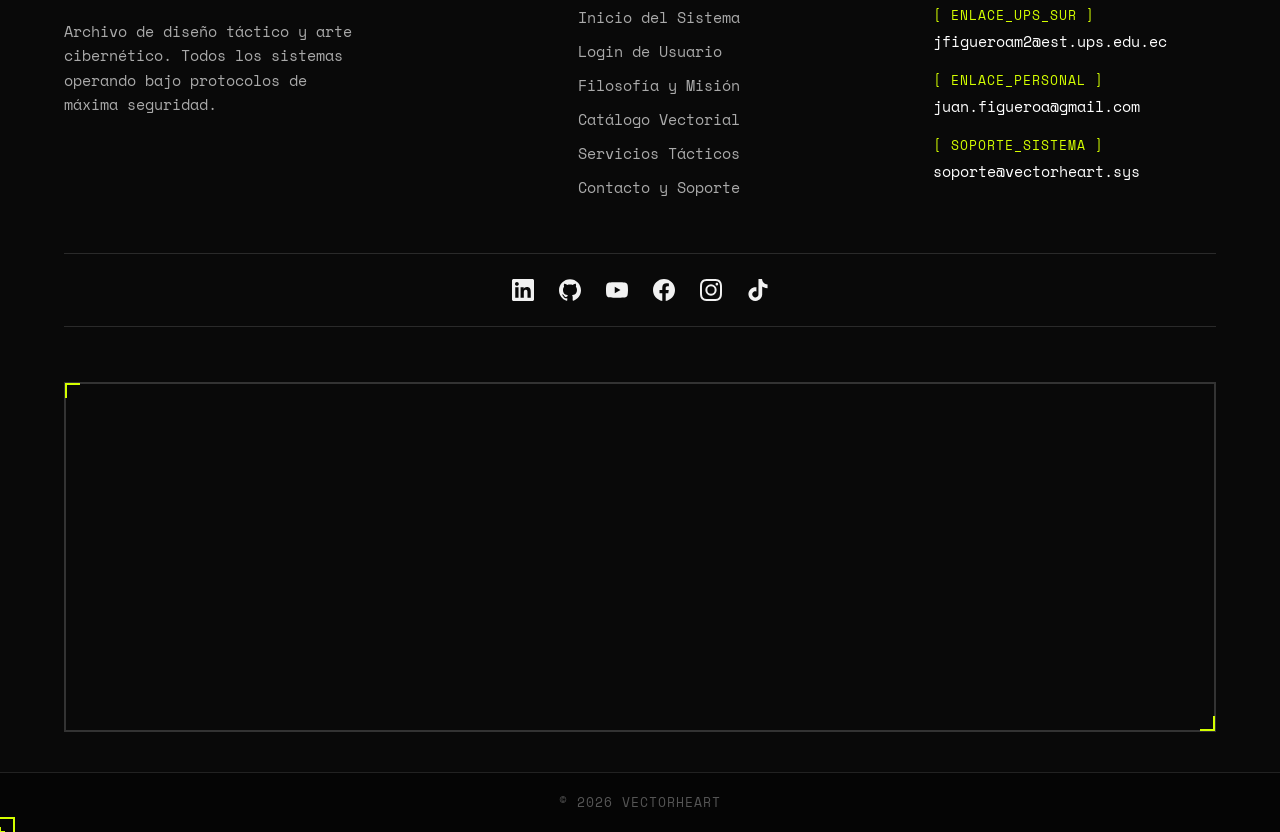
<file: src/servicios.html>
<!DOCTYPE html>
<html lang="es">
<head>
  <!-- ==========================================================================
       01. METADATOS Y RECURSOS DEL SISTEMA (HEAD)
       ========================================================================== -->
  <meta charset="UTF-8">
  <meta name="viewport" content="width=device-width, initial-scale=1.0">
  <title>SERVICIOS // VECTORHEART</title>

  <!-- Hojas de Estilo y Fuentes del HUD -->
  <link rel="stylesheet" href="css/style.css">
  <link href="https://fonts.googleapis.com/css2?family=Bebas+Neue&family=Space+Mono:wght@400;700&display=swap" rel="stylesheet">

  <!-- ==========================================================================
       02. ESTILOS LOCALES ESPECÍFICOS (TARJETAS DE SERVICIO)
       ========================================================================== -->
  <style>
    .service-card {
      background: var(--dark);
      border: 1px solid #333;
      padding: 40px 30px;
      position: relative;
      transition: all 0.3s ease;
      display: flex;
      flex-direction: column;
      overflow: hidden;
    }
    .service-card::before {
      content: ''; position: absolute; top: 0; left: 0; width: 100%; height: 2px; background: var(--primary); transform: scaleX(0); transform-origin: left; transition: transform 0.3s ease;
    }
    .service-card:hover {
      border-color: var(--primary);
      box-shadow: 10px 10px 0px rgba(212, 255, 0, 0.05);
      transform: translateY(-5px);
    }
    .service-card:hover::before { transform: scaleX(1); }
    .service-icon { color: var(--secondary); margin-bottom: 20px; transition: color 0.3s ease; }
    .service-card:hover .service-icon { color: var(--primary); }
  </style>
</head>
<body>

<!-- ==========================================================================
     03. EFECTOS VISUALES GLOBALES (HUD)
     ========================================================================== -->
<!-- Efecto de escaneo CRT y ruido estático de fondo -->
<div class="ui-scanner"></div>
<div class="crt-noise"></div>

<!-- Marquesina superior de advertencia táctica -->
<div class="danger-marquee top-marquee">
  <div class="marquee-content">
    ADVERTENCIA: CONTENIDO VECTORIAL ALTAMENTE VOLÁTIL // ACCESO RESTRINGIDO // SISTEMA DE ARCHIVOS UPS_V.2 // ADVERTENCIA: CONTENIDO VECTORIAL ALTAMENTE VOLÁTIL // ACCESO RESTRINGIDO // SISTEMA DE ARCHIVOS UPS_V.2 //
  </div>
</div>

<!-- ==========================================================================
     04. NAVEGACIÓN SUPERIOR (HEADER)
     ========================================================================== -->
<header class="main-header">
  <a href="index.html" class="brand-logo" data-target="true" title="Reiniciar Sistema">
    <img src="assets/icons/Vectorheart.png" alt="Vectorheart Logo" class="heart-logo">
  </a>

  <!-- Barra de Búsqueda -->
  <div class="header-search-container">
    <input type="search" id="globalSearchInput" placeholder="BUSCAR ARCHIVOS VECTORIALES..." class="search-input" data-target="true">
    <svg viewBox="0 0 24 24" width="20" height="20" fill="currentColor" class="search-icon">
      <path d="M15.5 14h-.79l-.28-.27A6.471 6.471 0 0 0 16 9.5 6.5 6.5 0 1 0 9.5 16c1.61 0 3.09-.59 4.23-1.57l.27.28v.79l5 4.99L20.49 19l-4.99-5zm-6 0C7.01 14 5 11.99 5 9.5S7.01 5 9.5 5 14 7.01 14 9.5 11.99 14 9.5 14z"/>
    </svg>
  </div>

  <!-- Botones de Control Superiores -->
  <div class="header-controls">
    <button id="favBtn" class="icon-btn" data-target="true" title="Favoritos">
      <svg viewBox="0 0 24 24" width="24" height="24" fill="currentColor"><path d="M12 21.35l-1.45-1.32C5.4 15.36 2 12.28 2 8.5 2 5.42 4.42 3 7.5 3c1.74 0 3.41.81 4.5 2.09C13.09 3.81 14.76 3 16.5 3 19.58 3 22 5.42 22 8.5c0 3.78-3.4 6.86-8.55 11.54L12 21.35z"/></svg>
      <span class="cart-badge" id="favCountBadge" style="background: #FF003C; color: #FFF;">0</span>
    </button>
    <a href="#" class="cart-link icon-btn" data-target="true" title="Base de Datos">
      <svg viewBox="0 0 24 24" width="24" height="24" fill="currentColor"><path d="M7 18c-1.1 0-1.99.9-1.99 2S5.9 22 7 22s2-.9 2-2-.9-2-2-2zM1 2v2h2l3.6 7.59-1.35 2.45c-.16.28-.25.61-.25.96 0 1.1.9 2 2 2h12v-2H7.42c-.14 0-.25-.11-.25-.25l.03-.12.9-1.63h7.45c.75 0 1.41-.41 1.75-1.03l3.58-6.49c.08-.14.12-.31.12-.48 0-.55-.45-1-1-1H5.21l-.94-2H1zm16 16c-1.1 0-1.99.9-1.99 2s.89 2 1.99 2 2-.9 2-2-.9-2-2-2z"/></svg>
      <span class="cart-badge" id="cartCountBadge">0</span>
    </a>
    <button id="menuBtn" class="icon-btn" data-target="true" title="Abrir Menú" style="font-family: var(--font-heading); font-size: 1.6rem; font-weight: bold; width: 30px; height: 30px;">V</button>
  </div>
</header>

<!-- ==========================================================================
     05. CONTENIDO PRINCIPAL (SERVICIOS / MAIN)
     ========================================================================== -->
<main style="padding: 100px 10%; display: flex; flex-direction: column; align-items: center; min-height: 80vh;">

  <!-- Título y Descripción -->
  <div style="text-align: center; margin-bottom: 60px;">
    <div class="hero-badge" style="display: inline-block; margin-bottom: 15px; border-left-color: var(--secondary);">// PROTOCOLOS_DISPONIBLES</div>
    <h1 class="glitch-title" style="font-size: 6rem; text-shadow: 3px 3px 0px var(--primary), -2px -2px 0px var(--secondary);">SERVICIOS</h1>
    <p style="font-family: var(--font-tech); color: #888; letter-spacing: 1px; max-width: 600px; margin: 0 auto;">SELECCIONE EL MÓDULO DE ASISTENCIA REQUERIDO PARA SU INFRAESTRUCTURA.</p>
  </div>

  <!-- Cuadrícula de Servicios -->
  <div style="display: grid; grid-template-columns: repeat(auto-fit, minmax(320px, 1fr)); gap: 40px; width: 100%; max-width: 1200px;">

    <!-- Tarjeta 1: Auditoría -->
    <article class="service-card">
      <div class="service-icon">
        <svg viewBox="0 0 24 24" width="48" height="48" fill="currentColor"><path d="M12 2C6.48 2 2 6.48 2 12s4.48 10 10 10 10-4.48 10-10S17.52 2 12 2zm1 15h-2v-6h2v6zm0-8h-2V7h2v2z"/></svg>
      </div>
      <h3 style="font-family: var(--font-heading); font-size: 2rem; color: var(--text-light); margin-bottom: 15px; letter-spacing: -1px; text-transform: uppercase;">[01] Auditoría Vectorial</h3>
      <p style="font-family: var(--font-tech); color: #AAA; line-height: 1.6; margin-bottom: 30px; flex-grow: 1;">Análisis profundo de sistemas y recuperación de archivos gráficos corruptos de la era Y2K. Restauración meticulosa de metadatos y purga de anomalías.</p>
      <div style="border-top: 1px dashed #333; padding-top: 15px; display: flex; justify-content: space-between; align-items: center;">
        <span style="font-family: var(--font-tech); color: #666; font-size: 0.8rem;">COSTO BASE</span>
        <span style="font-weight: bold; color: var(--primary); font-family: var(--font-tech); font-size: 1.2rem;">$100.00 / MS</span>
      </div>
    </article>

    <!-- Tarjeta 2: Diseño de Interfaces -->
    <article class="service-card">
      <div class="service-icon">
        <svg viewBox="0 0 24 24" width="48" height="48" fill="currentColor"><path d="M3 3h18v18H3V3zm16 16V5H5v14h14zM7 7h10v2H7V7zm0 4h10v2H7v-2zm0 4h7v2H7v-2z"/></svg>
      </div>
      <h3 style="font-family: var(--font-heading); font-size: 2rem; color: var(--text-light); margin-bottom: 15px; letter-spacing: -1px; text-transform: uppercase;">[02] Diseño de Interfaces</h3>
      <p style="font-family: var(--font-tech); color: #AAA; line-height: 1.6; margin-bottom: 30px; flex-grow: 1;">Construcción de arquitecturas web responsivas utilizando metodologías de alto contraste, utilitarismo industrial y flujos de usuario tácticos.</p>
      <div style="border-top: 1px dashed #333; padding-top: 15px; display: flex; justify-content: space-between; align-items: center;">
        <span style="font-family: var(--font-tech); color: #666; font-size: 0.8rem;">COSTO BASE</span>
        <span style="font-weight: bold; color: var(--primary); font-family: var(--font-tech); font-size: 1.2rem;">BAJO CONTRATO</span>
      </div>
    </article>

    <!-- Tarjeta 3: Mantenimiento BD -->
    <article class="service-card">
      <div class="service-icon">
        <svg viewBox="0 0 24 24" width="48" height="48" fill="currentColor"><path d="M20 3H4v10c0 2.21 1.79 4 4 4h6c2.21 0 4-1.79 4-4v-3h2c1.11 0 2-.89 2-2V5c0-1.11-.89-2-2-2zm0 5h-2V5h2v3zM4 19h16v2H4z"/></svg>
      </div>
      <h3 style="font-family: var(--font-heading); font-size: 2rem; color: var(--text-light); margin-bottom: 15px; letter-spacing: -1px; text-transform: uppercase;">[03] Mantenimiento BD</h3>
      <p style="font-family: var(--font-tech); color: #AAA; line-height: 1.6; margin-bottom: 30px; flex-grow: 1;">Optimización estructural, unificación de tablas y administración de scripts en SQL Server para galerías de arte digital de alto volumen y baja latencia.</p>
      <div style="border-top: 1px dashed #333; padding-top: 15px; display: flex; justify-content: space-between; align-items: center;">
        <span style="font-family: var(--font-tech); color: #666; font-size: 0.8rem;">COSTO BASE</span>
        <span style="font-weight: bold; color: var(--primary); font-family: var(--font-tech); font-size: 1.2rem;">$80.00 / MS</span>
      </div>
    </article>

  </div>
</main>

<!-- ==========================================================================
     06. MENÚ LATERAL TÁCTICO DE NAVEGACIÓN
     ========================================================================== -->
<nav class="side-menu" id="sideMenu" style="justify-content: flex-start; gap: 25px; overflow-y: auto; padding-top: 60px;">
  <button class="close-menu" id="closeMenuBtn" data-target="true">X</button>

  <div class="sidebar-brand" style="display: flex; align-items: center; gap: 15px;">
    <span class="v-logo" style="background: var(--primary); color: var(--dark); width: 35px; height: 35px; display: flex; align-items: center; justify-content: center; font-family: var(--font-heading); font-size: 1.5rem;">V</span>
    <h2 style="font-family: var(--font-heading); font-size: 2rem; margin: 0; line-height: 1; color: var(--text-light);">VECTOR<span class="highlight" style="color: var(--primary);">HEART</span></h2>
  </div>

  <!-- Enlaces de Navegación -->
  <ul class="menu-links" style="margin-bottom: 10px;">
    <li><a href="index.html" data-target="true" style="display: flex; align-items: center; gap: 15px;"><svg viewBox="0 0 24 24" width="24" height="24" fill="currentColor"><path d="M3 13h8V3H3v10zm0 8h8v-6H3v6zm10 0h8V11h-8v10zm0-18v6h8V3h-8z"/></svg> INICIO</a></li>
    <li><a href="login.html" data-target="true" style="display: flex; align-items: center; gap: 15px;"><svg viewBox="0 0 24 24" width="24" height="24" fill="currentColor"><path d="M12 12c2.21 0 4-1.79 4-4s-1.79-4-4-4-4 1.79-4 4 1.79 4 4 4zm0 2c-2.67 0-8 1.34-8 4v2h16v-2c0-2.66-5.33-4-8-4z"/></svg> LOGIN</a></li>
    <li><a href="filosofia.html" data-target="true" style="display: flex; align-items: center; gap: 15px;"><svg viewBox="0 0 24 24" width="24" height="24" fill="currentColor"><path d="M12 2L2 22h20L12 2zm0 5l5 10h-10l5-10z"/></svg> FILOSOFÍA</a></li>
    <li><a href="index.html#catalog-grid" id="tiendaLink" data-target="true" style="display: flex; align-items: center; gap: 15px;"><svg viewBox="0 0 24 24" width="24" height="24" fill="currentColor"><path d="M4 4h4v4H4zm6 0h4v4h-4zm6 0h4v4h-4zM4 10h4v4H4zm6 0h4v4h-4zm6 0h4v4h-4zM4 16h4v4H4zm6 0h4v4h-4zm6 0h4v4h-4z"/></svg> CATÁLOGO</a></li>
    <li><a href="servicios.html" data-target="true" style="display: flex; align-items: center; gap: 15px;"><svg viewBox="0 0 24 24" width="24" height="24" fill="currentColor"><path d="M22.7 19l-9.1-9.1c.9-2.3.4-5-1.5-6.9-2-2-5-2.4-7.4-1.3L9 6 6 9 1.6 4.7C.5 7.1.9 10.1 2.9 12.1c1.9 1.9 4.6 2.4 6.9 1.5l9.1 9.1c.4.4 1 .4 1.4 0l2.4-2.4c.4-.4.4-1 0-1.3z"/></svg> SERVICIOS</a></li>
    <li><a href="contacto.html" data-target="true" style="display: flex; align-items: center; gap: 15px;"><svg viewBox="0 0 24 24" width="24" height="24" fill="currentColor"><path d="M20 4H4c-1.1 0-1.99.9-1.99 2L2 18c0 1.1.9 2 2 2h16c1.1 0 2-.9 2-2V6c0-1.1-.9-2-2-2zm0 4l-8 5-8-5V6l8 5 8-5v2z"/></svg> CONTACTO</a></li>
  </ul>

  <!-- Controles de Redes Sociales y Localización -->
  <div style="display: flex; flex-direction: column; align-items: center; gap: 20px; border-top: 1px solid #333; padding-top: 25px;">
    <div class="side-socials" style="display: flex; gap: 20px; justify-content: center; width: 100%; border: none; padding: 0; margin: 0;">
      <a href="https://www.linkedin.com/in/juan-figueroa-98a816195/" target="_blank" data-target="true" title="LinkedIn">
        <svg viewBox="0 0 24 24"><path d="M20.447 20.452h-3.554v-5.569c0-1.328-.027-3.037-1.852-3.037-1.853 0-2.136 1.445-2.136 2.939v5.667H9.351V9h3.414v1.561h.046c.477-.9 1.637-1.85 3.37-1.85 3.601 0 4.267 2.37 4.267 5.455v6.286zM5.337 7.433c-1.144 0-2.063-.926-2.063-2.065 0-1.138.92-2.063 2.063-2.063 1.14 0 2.064.925 2.064 2.063 0 1.139-.925 2.065-2.064 2.065zm1.782 13.019H3.555V9h3.564v11.452zM22.225 0H1.771C.792 0 0 .774 0 1.729v20.542C0 23.227.792 24 1.771 24h20.451C23.2 24 24 23.227 24 22.271V1.729C24 .774 23.2 0 22.222 0h.003z"/></svg>
      </a>
      <a href="https://github.com/xErnyx" target="_blank" data-target="true" title="GitHub">
        <svg viewBox="0 0 24 24"><path d="M12 .297c-6.63 0-12 5.373-12 12 0 5.303 3.438 9.8 8.205 11.385.6.113.82-.258.82-.577 0-.285-.01-1.04-.015-2.04-3.338.724-4.042-1.61-4.042-1.61C4.422 18.07 3.633 17.7 3.633 17.7c-1.087-.744.084-.729.084-.729 1.205.084 1.838 1.236 1.838 1.236 1.07 1.835 2.809 1.305 3.495.998.108-.776.417-1.305.76-1.605-2.665-.3-5.466-1.332-5.466-5.93 0-1.31.465-2.38 1.235-3.22-.135-.303-.54-1.523.105-3.176 0 0 1.005-.322 3.3 1.23.96-.267 1.98-.399 3-.405 1.02.006 2.04.138 3 .405 2.28-1.552 3.285-1.23 3.285-1.23.645 1.653.24 2.873.12 3.176.765.84 1.23 1.91 1.23 3.22 0 4.61-2.805 5.625-5.475 5.92.42.36.81 1.096.81 2.22 0 1.606-.015 2.896-.015 3.286 0 .315.21.69.825.57C20.565 22.092 24 17.592 24 12.297c0-6.627-5.373-12-12-12"/></svg>
      </a>
      <a href="https://www.youtube.com/@Antonimo555" target="_blank" data-target="true" title="YouTube">
        <svg viewBox="0 0 24 24"><path d="M23.498 6.186a3.016 3.016 0 0 0-2.122-2.136C19.505 3.545 12 3.545 12 3.545s-7.505 0-9.377.505A3.017 3.017 0 0 0 .502 6.186C0 8.07 0 12 0 12s0 3.93.502 5.814a3.016 3.016 0 0 0 2.122 2.136c1.871.505 9.376.505 9.376.505s7.505 0 9.377-.505a3.015 3.015 0 0 0 2.122-2.136C24 15.93 24 12 24 12s0-3.93-.502-5.814zM9.545 15.568V8.432L15.818 12l-6.273 3.568z"/></svg>
      </a>
      <a href="https://www.facebook.com/Antonimo0/" target="_blank" data-target="true" title="Facebook">
        <svg viewBox="0 0 24 24"><path d="M24 12.073c0-6.627-5.373-12-12-12s-12 5.373-12 12c0 5.99 4.388 10.954 10.125 11.854v-8.385H7.078v-3.469h3.047V9.43c0-3.007 1.792-4.669 4.533-4.669 1.312 0 2.686.235 2.686.235v2.953H15.83c-1.491 0-1.956.925-1.956 1.874v2.25h3.328l-.532 3.469h-2.796v8.385C19.612 23.027 24 18.062 24 12.073z"/></svg>
      </a>
      <a href="https://www.instagram.com/0antonimo0/" target="_blank" data-target="true" title="Instagram">
        <svg viewBox="0 0 24 24"><path d="M12 2.163c3.204 0 3.584.012 4.85.07 3.252.148 4.771 1.691 4.919 4.919.058 1.265.069 1.645.069 4.849 0 3.205-.012 3.584-.069 4.849-.149 3.225-1.664 4.771-4.919 4.919-1.266.058-1.644.07-4.85.07-3.204 0-3.584-.012-4.849-.07-3.26-.149-4.771-1.699-4.919-4.92-.058-1.265-.07-1.644-.07-4.849 0-3.204.013-3.583.07-4.849.149-3.227 1.664-4.771 4.919-4.919 1.266-.057 1.645-.069 4.849-.069zM12 0C8.741 0 8.333.014 7.053.072 2.695.272.273 2.69.073 7.052.014 8.333 0 8.741 0 12c0 3.259.014 3.668.072 4.948.2 4.358 2.618 6.78 6.98 6.98C8.333 23.986 8.741 24 12 24c3.259 0 3.668-.014 4.948-.072 4.354-.2 6.782-2.618 6.979-6.98.059-1.28.073-1.689.073-4.948 0-3.259-.014-3.667-.072-4.947-.196-4.354-2.617-6.78-6.979-6.98C15.668.014 15.259 0 12 0zm0 5.838a6.162 6.162 0 100 12.324 6.162 6.162 0 000-12.324zM12 16a4 4 0 110-8 4 4 0 010 8zm6.406-11.845a1.44 1.44 0 100 2.881 1.44 1.44 0 000-2.881z"/></svg>
      </a>
      <a href="https://www.tiktok.com/@erny_xp555" target="_blank" data-target="true" title="TikTok">
        <svg viewBox="0 0 24 24"><path d="M12.525.02c1.31-.02 2.61-.01 3.91-.02.08 1.53.63 3.09 1.75 4.17 1.12 1.11 2.7 1.62 4.24 1.79v4.03c-1.44-.05-2.89-.35-4.2-.97-.57-.26-1.1-.59-1.62-.93-.01 2.92.01 5.84-.02 8.75-.08 1.4-.54 2.79-1.35 3.94-1.31 1.92-3.58 3.17-5.91 3.21-1.43.08-2.86-.31-4.08-1.03-2.02-1.19-3.44-3.37-3.65-5.71-.02-.5-.03-1-.01-1.49.18-1.9 1.12-3.72 2.58-4.96 1.66-1.44 3.98-2.13 6.15-1.72.02 1.48-.04 2.96-.04 4.44-.99-.32-2.15-.23-3.02.37-.63.41-1.11 1.04-1.36 1.75-.21.51-.15 1.07-.14 1.61.24 1.64 1.82 3.02 3.5 2.87 1.12-.01 2.19-.66 2.77-1.61.19-.33.4-.67.41-1.06.1-1.79.06-3.57.07-5.36.01-4.03-.01-8.05.02-12.07z"/></svg>
      </a>
    </div>

    <div class="localization-controls" style="display: flex; gap: 10px; justify-content: center; width: 100%;">
      <button class="loc-btn" data-target="true" style="justify-content: center; padding: 10px 20px;"><svg viewBox="0 0 24 24" width="18" height="18" fill="currentColor"><path d="M11.99 2C6.47 2 2 6.48 2 12s4.47 10 9.99 10C17.52 22 22 17.52 22 12S17.52 2 11.99 2zm6.93 6h-2.95c-.32-1.25-.78-2.45-1.38-3.56 1.84.63 3.37 1.91 4.33 3.56zM12 4.04c.83 1.2 1.48 2.53 1.91 3.96h-3.82c.43-1.43 1.08-2.76 1.91-3.96zM4.26 14C4.1 13.36 4 12.69 4 12s.1-1.36.26-2h3.38c-.08.66-.14 1.32-.14 2 0 .68.06 1.34.14 2H4.26zm.82 2h2.95c.32 1.25.78 2.45 1.38 3.56-1.84-.63-3.37-1.91-4.33-3.56zm2.95-8H5.08c-.96 1.66-2.49 2.93-4.33 3.56C5.81 7.11 6.28 5.92 6.6 4.68zM12 19.96c-.83-1.2-1.48-2.53-1.91-3.96h3.82c-.43 1.43-1.08 2.76-1.91 3.96zM14.34 14H9.66c-.09-.66-.16-1.32-.16-2 0-.68.07-1.34.16-2h4.68c.09.66.16 1.32.16 2 0 .68-.07 1.34-.16 2zm.25 5.56c.6-1.11 1.06-2.31 1.38-3.56h2.95c-.96 1.65-2.49 2.93-4.33 3.56zM16.36 14c.08-.66.14-1.32.14-2h3.38c.16.64.26 1.31.26 2s-.1 1.36-.26 2h-3.38z"/></svg> Ecuador</button>
      <button class="loc-btn" data-target="true" style="justify-content: center; padding: 10px 20px;"><svg viewBox="0 0 24 24" width="18" height="18" fill="currentColor"><path d="M12.87 15.07l-2.54-2.51.03-.03c1.74-1.94 2.98-4.17 3.71-6.53H17V4h-7V2H8v2H1v2h11.17C11.5 7.92 10.44 9.75 9 11.35 8.07 10.32 7.3 9.19 6.69 8h-2c.73 1.63 1.73 3.17 2.98 4.56l-5.09 5.02L4 19l5-5 3.11 3.11.76-2.04zM18.5 10h-2L12 22h2l1.12-3h4.75L21 22h2l-4.5-12zm-2.62 7l1.62-4.33L19.12 17h-3.24z"/></svg> Español</button>
    </div>
    <p class="copyright" style="color: #666; font-size: 0.85rem; margin: 0; text-align: center; font-family: var(--font-tech);">© 2026 VECTORHEART</p>
  </div>
</nav>

<!-- ==========================================================================
     07. PANEL DE BASE DE DATOS (CARRITO DE COMPRAS)
     ========================================================================== -->
<div class="cart-panel" id="cartPanel">
  <div class="cart-header">
    <h2>REGISTRO DE COMPRAS</h2>
    <button class="close-cart" id="closeCartBtn" data-target="true">X</button>
  </div>

  <div class="cart-items-container" id="cartItemsContainer"></div>

  <div class="cart-footer">
    <div class="cart-total">TOTAL: $<span id="cartTotalValue">0.00</span></div>

    <!-- Acciones Inferiores -->
    <div class="cart-bottom-actions">
      <button id="btn-undo-cart" class="btn-undo" data-target="true">RESTAR ÚLTIMO</button>
      <button id="btn-vaciar-carrito" class="btn-purgar" data-target="true">PURGAR SISTEMA</button>
    </div>

    <button class="btn-primary" style="width: 100%;" data-target="true">PROCESAR PAGO >></button>
  </div>
</div>

<div class="fav-panel" id="favPanel">
  <div class="fav-header">
    <h2 style="color: #FF003C; margin: 0;">ARCHIVOS CLASIFICADOS</h2>
    <button class="close-fav" id="closeFavBtn" data-target="true">X</button>
  </div>

  <div class="fav-items-container" id="favItemsContainer"></div>

  <div class="fav-footer" style="margin-top: 20px; padding-top: 20px; border-top: 1px solid #333;">
    <button id="btn-vaciar-favs" class="btn-purgar-favs" data-target="true">PURGAR FAVORITOS</button>
  </div>
</div>

<!-- ==========================================================================
     08. PIE DE PÁGINA GLOBAL (FOOTER)
     ========================================================================== -->
<footer class="main-footer" style="background: rgba(10, 10, 10, 0.95); border-top: 2px solid var(--primary); padding: 60px 5% 0px; margin-top: 80px; display: flex; flex-direction: column; position: relative; z-index: 10;">

  <!-- Contenedor Superior (Columnas de información) -->
  <div style="display: flex; flex-wrap: wrap; justify-content: space-between; gap: 80px; width: 100%; margin-bottom: 5px;">

    <!-- Columna 1: Branding -->
    <div class="footer-col" style="flex: 1.5; min-width: 380px;">
      <div style="display: flex; align-items: center; gap: 15px; margin-bottom: 20px;">
        <img src="assets/icons/Vectorheart.png" alt="Vectorheart Logo" class="heart-logo" style="height: 50px; width: auto; mix-blend-mode: screen;">
        <h2 style="font-family: var(--font-heading); font-size: 2.6rem; margin: 0; line-height: 1; color: #FFF;">VECTOR<span style="color: var(--primary);">HEART</span></h2>
      </div>
      <p style="color: #AAA; font-family: var(--font-tech); font-size: 0.95rem; line-height: 1.6; max-width: 300px;">
        Archivo de diseño táctico y arte cibernético. Todos los sistemas operando bajo protocolos de máxima seguridad.
      </p>
    </div>

    <!-- Columna 2: Enlaces Rápidos -->
    <div class="footer-col" style="flex: 1; min-width: 200px;">
      <h4 style="color: var(--text-light); font-family: var(--font-heading); font-size: 1.5rem; margin-bottom: 20px; letter-spacing: 2px; text-transform: uppercase;">Navegación</h4>
      <ul class="footer-links" style="list-style: none; padding: 0; display: flex; flex-direction: column; gap: 12px;">
        <li><a href="index.html" data-target="true" style="color: #AAA; font-family: var(--font-tech); text-decoration: none; font-size: 0.95rem; transition: color 0.3s ease;">Inicio del Sistema</a></li>
        <li><a href="login.html" data-target="true" style="color: #AAA; font-family: var(--font-tech); text-decoration: none; font-size: 0.95rem; transition: color 0.3s ease;">Login de Usuario</a></li>
        <li><a href="filosofia.html" data-target="true" style="color: #AAA; font-family: var(--font-tech); text-decoration: none; font-size: 0.95rem; transition: color 0.3s ease;">Filosofía y Misión</a></li>
        <li><a href="index.html#catalog-grid" data-target="true" style="color: #AAA; font-family: var(--font-tech); text-decoration: none; font-size: 0.95rem; transition: color 0.3s ease;">Catálogo Vectorial</a></li>
        <li><a href="servicios.html" data-target="true" style="color: #AAA; font-family: var(--font-tech); text-decoration: none; font-size: 0.95rem; transition: color 0.3s ease;">Servicios Tácticos</a></li>
        <li><a href="contacto.html" data-target="true" style="color: #AAA; font-family: var(--font-tech); text-decoration: none; font-size: 0.95rem; transition: color 0.3s ease;">Contacto y Soporte</a></li>
      </ul>
    </div>

    <!-- Columna 3: Información de Contacto -->
    <div class="footer-col" style="flex: 1; min-width: 260px;">
      <h4 style="color: var(--text-light); font-family: var(--font-heading); font-size: 1.5rem; margin-bottom: 20px; letter-spacing: 2px; text-transform: uppercase;">Directorio</h4>
      <div style="display: flex; flex-direction: column; gap: 18px;">
        <div>
          <span style="color: var(--primary); font-family: var(--font-tech); font-size: 0.8rem; letter-spacing: 1px; display: block; margin-bottom: 4px;">[ ENLACE_UPS_SUR ]</span>
          <span style="color: #FFF; font-family: var(--font-tech); font-size: 0.95rem;">jfigueroam2@est.ups.edu.ec</span>
        </div>
        <div>
          <span style="color: var(--primary); font-family: var(--font-tech); font-size: 0.8rem; letter-spacing: 1px; display: block; margin-bottom: 4px;">[ ENLACE_PERSONAL ]</span>
          <span style="color: #FFF; font-family: var(--font-tech); font-size: 0.95rem;">juan.figueroa@gmail.com</span>
        </div>
        <div>
          <span style="color: var(--primary); font-family: var(--font-tech); font-size: 0.8rem; letter-spacing: 1px; display: block; margin-bottom: 4px;">[ SOPORTE_SISTEMA ]</span>
          <span style="color: #FFF; font-family: var(--font-tech); font-size: 0.95rem;">soporte@vectorheart.sys</span>
        </div>
      </div>
    </div>

  </div>

  <!-- Redes Sociales Footer -->
  <div class="side-socials" style="display: flex; gap: 25px; justify-content: center; width: 100%; padding: 25px 0; border-top: 1px solid #222; border-bottom: 1px solid #222; mix-blend-mode: screen; margin-bottom: 5px;">
    <a href="https://www.linkedin.com/in/juan-figueroa-98a816195/" target="_blank" data-target="true" title="LinkedIn">
      <svg viewBox="0 0 24 24"><path d="M20.447 20.452h-3.554v-5.569c0-1.328-.027-3.037-1.852-3.037-1.853 0-2.136 1.445-2.136 2.939v5.667H9.351V9h3.414v1.561h.046c.477-.9 1.637-1.85 3.37-1.85 3.601 0 4.267 2.37 4.267 5.455v6.286zM5.337 7.433c-1.144 0-2.063-.926-2.063-2.065 0-1.138.92-2.063 2.063-2.063 1.14 0 2.064.925 2.064 2.063 0 1.139-.925 2.065-2.064 2.065zm1.782 13.019H3.555V9h3.564v11.452zM22.225 0H1.771C.792 0 0 .774 0 1.729v20.542C0 23.227.792 24 1.771 24h20.451C23.2 24 24 23.227 24 22.271V1.729C24 .774 23.2 0 22.222 0h.003z"/></svg>
    </a>
    <a href="https://github.com/xErnyx" target="_blank" data-target="true" title="GitHub">
      <svg viewBox="0 0 24 24"><path d="M12 .297c-6.63 0-12 5.373-12 12 0 5.303 3.438 9.8 8.205 11.385.6.113.82-.258.82-.577 0-.285-.01-1.04-.015-2.04-3.338.724-4.042-1.61-4.042-1.61C4.422 18.07 3.633 17.7 3.633 17.7c-1.087-.744.084-.729.084-.729 1.205.084 1.838 1.236 1.838 1.236 1.07 1.835 2.809 1.305 3.495.998.108-.776.417-1.305.76-1.605-2.665-.3-5.466-1.332-5.466-5.93 0-1.31.465-2.38 1.235-3.22-.135-.303-.54-1.523.105-3.176 0 0 1.005-.322 3.3 1.23.96-.267 1.98-.399 3-.405 1.02.006 2.04.138 3 .405 2.28-1.552 3.285-1.23 3.285-1.23.645 1.653.24 2.873.12 3.176.765.84 1.23 1.91 1.23 3.22 0 4.61-2.805 5.625-5.475 5.92.42.36.81 1.096.81 2.22 0 1.606-.015 2.896-.015 3.286 0 .315.21.69.825.57C20.565 22.092 24 17.592 24 12.297c0-6.627-5.373-12-12-12"/></svg>
    </a>
    <a href="https://www.youtube.com/@Antonimo555" target="_blank" data-target="true" title="YouTube">
      <svg viewBox="0 0 24 24"><path d="M23.498 6.186a3.016 3.016 0 0 0-2.122-2.136C19.505 3.545 12 3.545 12 3.545s-7.505 0-9.377.505A3.017 3.017 0 0 0 .502 6.186C0 8.07 0 12 0 12s0 3.93.502 5.814a3.016 3.016 0 0 0 2.122 2.136c1.871.505 9.376.505 9.376.505s7.505 0 9.377-.505a3.015 3.015 0 0 0 2.122-2.136C24 15.93 24 12 24 12s0-3.93-.502-5.814zM9.545 15.568V8.432L15.818 12l-6.273 3.568z"/></svg>
    </a>
    <a href="https://www.facebook.com/Antonimo0/" target="_blank" data-target="true" title="Facebook">
      <svg viewBox="0 0 24 24"><path d="M24 12.073c0-6.627-5.373-12-12-12s-12 5.373-12 12c0 5.99 4.388 10.954 10.125 11.854v-8.385H7.078v-3.469h3.047V9.43c0-3.007 1.792-4.669 4.533-4.669 1.312 0 2.686.235 2.686.235v2.953H15.83c-1.491 0-1.956.925-1.956 1.874v2.25h3.328l-.532 3.469h-2.796v8.385C19.612 23.027 24 18.062 24 12.073z"/></svg>
    </a>
    <a href="https://www.instagram.com/0antonimo0/" target="_blank" data-target="true" title="Instagram">
      <svg viewBox="0 0 24 24"><path d="M12 2.163c3.204 0 3.584.012 4.85.07 3.252.148 4.771 1.691 4.919 4.919.058 1.265.069 1.645.069 4.849 0 3.205-.012 3.584-.069 4.849-.149 3.225-1.664 4.771-4.919 4.919-1.266.058-1.644.07-4.85.07-3.204 0-3.584-.012-4.849-.07-3.26-.149-4.771-1.699-4.919-4.92-.058-1.265-.07-1.644-.07-4.849 0-3.204.013-3.583.07-4.849.149-3.227 1.664-4.771 4.919-4.919 1.266-.057 1.645-.069 4.849-.069zM12 0C8.741 0 8.333.014 7.053.072 2.695.272.273 2.69.073 7.052.014 8.333 0 8.741 0 12c0 3.259.014 3.668.072 4.948.2 4.358 2.618 6.78 6.98 6.98C8.333 23.986 8.741 24 12 24c3.259 0 3.668-.014 4.948-.072 4.354-.2 6.782-2.618 6.979-6.98.059-1.28.073-1.689.073-4.948 0-3.259-.014-3.667-.072-4.947-.196-4.354-2.617-6.78-6.979-6.98C15.668.014 15.259 0 12 0zm0 5.838a6.162 6.162 0 100 12.324 6.162 6.162 0 000-12.324zM12 16a4 4 0 110-8 4 4 0 010 8zm6.406-11.845a1.44 1.44 0 100 2.881 1.44 1.44 0 000-2.881z"/></svg>
    </a>
    <a href="https://www.tiktok.com/@erny_xp555" target="_blank" data-target="true" title="TikTok">
      <svg viewBox="0 0 24 24"><path d="M12.525.02c1.31-.02 2.61-.01 3.91-.02.08 1.53.63 3.09 1.75 4.17 1.12 1.11 2.7 1.62 4.24 1.79v4.03c-1.44-.05-2.89-.35-4.2-.97-.57-.26-1.1-.59-1.62-.93-.01 2.92.01 5.84-.02 8.75-.08 1.4-.54 2.79-1.35 3.94-1.31 1.92-3.58 3.17-5.91 3.21-1.43.08-2.86-.31-4.08-1.03-2.02-1.19-3.44-3.37-3.65-5.71-.02-.5-.03-1-.01-1.49.18-1.9 1.12-3.72 2.58-4.96 1.66-1.44 3.98-2.13 6.15-1.72.02 1.48-.04 2.96-.04 4.44-.99-.32-2.15-.23-3.02.37-.63.41-1.11 1.04-1.36 1.75-.21.51-.15 1.07-.14 1.61.24 1.64 1.82 3.02 3.5 2.87 1.12-.01 2.19-.66 2.77-1.61.19-.33.4-.67.41-1.06.1-1.79.06-3.57.07-5.36.01-4.03-.01-8.05.02-12.07z"/></svg>
    </a>
  </div>

  <!-- Componente de Ubicación Satelital -->
  <article style="width: 100%;">
    <div class="map-container" style="width: 100%; height: 350px; position: relative; border: 2px solid #333; margin-bottom: 40px;">
      <div style="position: absolute; top: -1px; left: -1px; width: 15px; height: 15px; border-top: 2px solid var(--primary); border-left: 2px solid var(--primary); z-index: 5;"></div>
      <div style="position: absolute; bottom: -1px; right: -1px; width: 15px; height: 15px; border-bottom: 2px solid var(--primary); border-right: 2px solid var(--primary); z-index: 5;"></div>

      <iframe src="https://maps.google.com/maps?q=Universidad+Politecnica+Salesiana+Campus+Sur+Quito&t=&z=16&ie=UTF8&iwloc=&output=embed" width="100%" height="100%" style="border:0; filter: invert(90%) hue-rotate(180deg);" allowfullscreen="" loading="lazy" referrerpolicy="no-referrer-when-downgrade"></iframe>
    </div>
  </article>

</footer>

<!-- ==========================================================================
     09. BASE DE COPYRIGHT Y SCRIPTS
     ========================================================================== -->
<div class="footer-bottom" style="background: #050505; text-align: center; padding: 20px; border-top: 1px solid #222; font-family: var(--font-tech); color: #555; font-size: 0.8rem; letter-spacing: 1px;">
  © 2026 VECTORHEART
</div>

<script src="js/app.js"></script>

</body>
</html>
</file>
<file: src/css/style.css>
/* ==========================================================================
   VECTORHEART // SISTEMA DE ESTILOS V.3 (MARATHON EDITION)
   ========================================================================== */

/* --- 00. IMPORTACIÓN DE FUENTES DEL HUD --- */
@import url('https://fonts.googleapis.com/css2?family=Archivo+Black&family=Playfair+Display:ital@0;1&family=Space+Mono:wght@400;700&display=swap');

/* ==========================================================================
   01. VARIABLES GLOBALES Y RESET BÁSICO
   ========================================================================== */
:root {
  /* Colores */
  --primary: #D4FF00;      /* Amarillo-Verde Neón (Chartreuse) */
  --secondary: #5D00FF;    /* Púrpura Profundo (Edición Deluxe) */
  --bg: #0A0A0A;           /* Fondo abismal casi negro */
  --dark: #000000;         /* Negro puro para máximo contraste */
  --gray: #1E1E1E;         /* Gris interfaz táctica */
  --text-light: #F0F0F0;   /* Blanco apagado para lectura */

  /* Tipografía */
  --font-heading: 'Archivo Black', sans-serif; /* Títulos (Eq. Shapiro 65) */
  --font-serif: 'Playfair Display', serif;     /* Arte/Armas (Eq. Ivy Presto) */
  --font-tech: 'Space Mono', monospace;        /* HUD y Datos (Eq. Fraktion Mono) */
}

/* REEMPLAZAR AL FINAL DE LA SECCIÓN 01 EN STYLE.CSS */
*, *::before, *::after { margin: 0; padding: 0; box-sizing: border-box; }
html, body { width: 100%; max-width: 100vw; overflow-x: clip; } /* FIX: 'clip' permite que el sidebar te siga */
body { background-color: var(--bg); color: var(--text-light); font-family: var(--font-tech); padding-top: 40px; }

/* ==========================================================================
   02. ELEMENTOS DE INTERFAZ GLOBAL (CURSOR Y EFECTOS CRT)
   ========================================================================== */
body, a, button, .close-menu, .lang-btn, .social-icon, img, input { cursor: none !important; }

/* Custom Cursor */
#custom-cursor { width: 30px; height: 30px; border: 2px solid var(--primary); position: fixed; pointer-events: none; z-index: 10000; transition: transform 0.1s ease-out, border-color 0.15s, border-radius 0.15s; transform: translate(-50%, -50%); }
#custom-cursor::before, #custom-cursor::after { content: ''; position: absolute; background: var(--primary); transition: 0.15s; }
#custom-cursor::before { width: 10px; height: 2px; top: 12px; left: 8px; }
#custom-cursor::after { width: 2px; height: 10px; top: 8px; left: 12px; }
#cursor-coords { display: none !important; }

/* Efectos Globales (Ruido y Escáner) */
.crt-noise { position: fixed; top: 0; left: 0; width: 100%; height: 100%; background-image: url("data:image/svg+xml,%3Csvg viewBox='0 0 200 200' xmlns='http://www.w3.org/2000/svg'%3E%3Cfilter id='noiseFilter'%3E%3CfeTurbulence type='fractalNoise' baseFrequency='0.85' numOctaves='3' stitchTiles='stitch'/%3E%3C/filter%3E%3Crect width='100%25' height='100%25' filter='url(%23noiseFilter)'/%3E%3C/svg%3E"); opacity: 0.12; pointer-events: none; z-index: 9998; mix-blend-mode: screen; }
.ui-scanner { position: fixed; top: 0; left: 0; width: 100%; height: 100%; background: linear-gradient(rgba(212, 255, 0, 0) 50%, rgba(212, 255, 0, 0.03) 50%); background-size: 100% 4px; pointer-events: none; z-index: 9999; }

/* Marquesina de Advertencia */
.top-marquee { position: fixed; top: 0; left: 0; width: 100%; background: var(--primary); color: var(--dark); padding: 5px 0; z-index: 100; overflow: hidden; white-space: nowrap; border-bottom: 2px solid var(--dark); font-family: var(--font-tech); font-weight: bold; font-size: 0.8rem; letter-spacing: 3px; text-transform: uppercase; }
.marquee-content { display: inline-block; animation: scroll 25s linear infinite; }
@keyframes scroll { from { transform: translateX(0); } to { transform: translateX(-50%); } }

/* ==========================================================================
   03. NAVEGACIÓN PRINCIPAL (HEADER Y MENÚ LATERAL)
   ========================================================================== */
.main-header { display: flex; justify-content: space-between; align-items: center; background: var(--dark); padding: 0 5%; height: 65px; border-bottom: 2px solid var(--primary); z-index: 50; position: relative; }
.brand-logo { display: flex; align-items: center; justify-content: center; height: 100%; }
.heart-logo { height: 45px; width: auto; object-fit: contain; mix-blend-mode: screen; transition: transform 0.3s ease, filter 0.3s ease; }
.brand-logo:hover .heart-logo { transform: scale(1.1); filter: brightness(1.3) drop-shadow(0 0 8px rgba(212,255,0,0.5)); }

/* Buscador Global */
.header-search-container { position: absolute; left: 50%; top: 50%; transform: translate(-50%, -50%); display: flex; align-items: center; background: rgba(0, 0, 0, 0.8); border: 1px solid var(--primary); border-radius: 20px; min-width: 250px; max-width: 400px; width: 100%; padding: 2px 5px; box-shadow: 0 0 10px rgba(212, 255, 0, 0.2); z-index: 10; }
.search-input { flex-grow: 1; background: transparent; border: none; color: var(--primary); font-family: var(--font-tech); font-size: 0.85rem; padding: 8px 12px; outline: none; letter-spacing: 1px; }
.search-input::placeholder { color: rgba(212, 255, 0, 0.5); opacity: 0.8; }
.search-icon { color: var(--primary); margin-left: 10px; flex-shrink: 0; }

/* Controles de Menú */
.header-controls { display: flex; align-items: center; gap: 25px; }
.icon-btn { background: transparent; border: none; color: var(--text-light); display: flex; align-items: center; justify-content: center; transition: color 0.2s, transform 0.2s; position: relative; padding: 5px; }
.icon-btn:hover { color: var(--primary); transform: translateY(-3px); }
.cart-badge { position: absolute; top: -5px; right: -8px; background: var(--primary); color: var(--dark); font-family: var(--font-tech); font-size: 0.7rem; font-weight: bold; width: 18px; height: 18px; display: flex; align-items: center; justify-content: center; border-radius: 50%; box-shadow: 0 0 5px rgba(0,0,0,0.5); }

/* Menú Lateral */
.side-menu { position: fixed; top: 0; left: -500px; width: 450px; height: 100vh; background: var(--bg); border-right: 2px solid var(--primary); z-index: 200; padding: 80px 40px 40px; transition: left 0.4s cubic-bezier(0.25, 1, 0.5, 1); display: flex; flex-direction: column; justify-content: space-between; }
.side-menu.active { left: 0; }
.close-menu { position: absolute; top: 40px; right: 30px; background: none; border: none; color: var(--text-light); font-family: var(--font-tech); font-size: 1.5rem; transition: 0.3s; }
.close-menu:hover { color: var(--primary); transform: rotate(90deg); }
.menu-links { list-style: none; display: flex; flex-direction: column; gap: 20px; }
.menu-links > li > a { color: var(--text-light); text-decoration: none; font-family: var(--font-heading); font-size: 1.8rem; transition: 0.3s; display: block; text-transform: uppercase; white-space: nowrap; }
.menu-links > li > a:hover { color: var(--primary); padding-left: 10px; }
.submenu { list-style: none; margin-top: 10px; margin-left: 20px; display: flex; flex-direction: column; gap: 10px; }
.submenu a { color: #888; text-decoration: none; font-size: 0.9rem; transition: 0.3s; text-transform: uppercase; }
.submenu a:hover { color: var(--text-light); }
.menu-footer { color: var(--primary); font-size: 0.8rem; border-top: 1px solid #333; padding-top: 20px; }
.side-socials { display: flex; gap: 15px; margin-bottom: 15px; border-bottom: 1px dashed #333; padding-bottom: 15px; }
.side-socials a { display: inline-flex; align-items: center; justify-content: center; color: var(--text-light); transition: all 0.3s ease; }
.side-socials a:hover { transform: translateY(-2px); color: var(--primary); }
.side-socials svg { fill: currentColor; width: 22px; height: 22px; transition: fill 0.3s ease; }

/* ==========================================================================
   04. PANTALLA PRINCIPAL (HERO ORGÁNICO)
   ========================================================================== */
.hero { height: 85vh; display: flex; align-items: center; position: relative; border-bottom: 2px solid var(--primary); overflow: hidden; background: transparent; }
.hero-art-display { position: absolute; top: 0; left: 0; width: 100%; height: 100%; z-index: 0; }
.hero-art-display::after { content: ''; position: absolute; top: 0; left: 0; width: 100%; height: 100%; background: linear-gradient(90deg, rgba(10,10,10,0.85) 0%, rgba(10,10,10,0.2) 60%, transparent 100%); z-index: 2; pointer-events: none; }
.carousel-img { position: absolute; top: 0; left: 0; width: 100%; height: 100%; object-fit: cover; opacity: 0; transform: scale(1); transition: opacity 1.5s ease-in-out, transform 10s ease-out; z-index: 0; }
.carousel-img.active { opacity: 1; transform: scale(1.05); z-index: 1; }
.hero-content { width: 50%; display: flex; flex-direction: column; justify-content: center; align-items: flex-start; text-align: left; padding: 0 8%; position: relative; z-index: 10; }
.hero-badge { background: var(--primary); color: var(--dark); padding: 5px 15px; font-family: var(--font-tech); font-size: 0.9rem; font-weight: bold; letter-spacing: 2px; margin-bottom: 25px; border-left: 4px solid white; }
.glitch-title { font-family: var(--font-heading); font-size: 8.5rem; line-height: 0.9; margin-bottom: 20px; color: var(--text-light); text-shadow: 4px 4px 0px var(--primary), -3px -3px 0px var(--secondary); letter-spacing: -2px; }
.hero-desc { font-family: var(--font-tech); color: #FFF; font-size: 1rem; line-height: 1.6; max-width: 90%; margin-bottom: 25px; border-left: 2px solid var(--secondary); padding-left: 15px; text-shadow: 1px 1px 3px rgba(0,0,0,0.8); }
.btn-explore { font-family: var(--font-heading); font-size: 1.5rem; color: var(--dark); background: var(--primary); border: none; padding: 15px 40px; letter-spacing: 2px; width: fit-content; transition: all 0.2s ease-out; text-transform: uppercase; }
.btn-explore:hover { background: var(--text-light); color: var(--dark); transform: translate(4px, 4px); box-shadow: -4px -4px 0px var(--secondary); }

/* ==========================================================================
   05. CATÁLOGO / TIENDA DE ARTE
   ========================================================================== */
.catalog { padding: 80px 10%; background: var(--bg); }
.section-title { font-family: var(--font-heading); font-size: 4rem; margin-bottom: 40px; color: var(--primary); text-transform: uppercase; letter-spacing: -1px; }
.product-grid { display: grid; grid-template-columns: repeat(auto-fill, minmax(300px, 1fr)); gap: 40px; min-height: 80vh; }
.product-card { border: 1px solid #333; padding: 0; background: var(--dark); transition: 0.3s ease; position: relative; display: flex; flex-direction: column; }
.product-card:hover { border-color: var(--primary); box-shadow: 0 10px 30px rgba(212, 255, 0, 0.1); transform: translateY(-5px); z-index: 5; }

/* Cabecera Tarjeta */
.card-header { background: var(--primary); color: var(--dark); display: flex; justify-content: space-between; font-size: 0.8rem; padding: 8px 15px; font-weight: bold; text-transform: uppercase; letter-spacing: 1px; transition: background 0.3s ease; }
.product-card:hover .card-header { background: var(--text-light); color: var(--dark); }
.status-dot { width: 10px; height: 10px; background: var(--dark); transition: 0.3s ease; }

/* Contenedor Imagen */
.product-image { position: relative; overflow: hidden; height: 350px; background: #000; }
.real-art-img { width: 100%; height: 100%; object-fit: cover; display: block; }
.product-image::after { content: ''; position: absolute; bottom: 0; left: 0; width: 100%; height: 35%; background: linear-gradient(to top, rgba(0,0,0,0.85) 0%, rgba(0,0,0,0) 100%); opacity: 0; transition: opacity 0.4s ease; pointer-events: none; z-index: 5; }
.scan-overlay { position: absolute; bottom: 0; left: 0; width: 100%; display: flex; align-items: flex-end; justify-content: center; padding-bottom: 20px; opacity: 0; transform: translateY(15px); transition: all 0.4s ease; z-index: 10; pointer-events: none; }
.scan-text { color: var(--primary); font-family: var(--font-tech); font-size: 1.1rem; font-weight: bold; letter-spacing: 4px; text-transform: uppercase; text-shadow: 0 2px 10px rgba(0,0,0,0.9), 0 0 5px rgba(0,0,0,0.5); background: transparent; border: none; box-shadow: none; backdrop-filter: none; }
.scan-text::before, .scan-text::after { display: none; }

/* Hovers y Detalles Inferiores */
.product-card:hover .product-image::after { opacity: 1; }
.product-card:hover .scan-overlay { opacity: 1; transform: translateY(0); }
.product-info { padding: 25px 20px; display: flex; flex-direction: column; flex-grow: 1; border-top: 1px solid #333; }
.product-info h3 { font-family: var(--font-serif); font-size: 2.2rem; font-style: italic; font-weight: normal; margin: 0 0 10px; color: var(--text-light); }
.price { color: var(--primary); font-weight: bold; font-size: 1.2rem; font-family: var(--font-tech); }
.add-btn { width: 100%; margin-top: auto; background: transparent; color: var(--text-light); border: 1px solid #555; padding: 15px; font-family: var(--font-tech); font-weight: bold; text-transform: uppercase; transition: 0.3s; letter-spacing: 1px; cursor: pointer; }
.add-btn:hover { background: var(--text-light); color: var(--dark); border-color: var(--text-light); }

/* ==========================================================================
   06. HUD DE INSPECCIÓN (MODAL VERTICAL)
   ========================================================================== */
.modal-overlay { position: fixed; top: 0; left: 0; width: 100%; height: 100%; background: rgba(5, 5, 5, 0.95); z-index: 1000; display: flex; align-items: center; justify-content: center; opacity: 0; pointer-events: none; transition: 0.3s; backdrop-filter: blur(5px); }
.modal-overlay.active { opacity: 1; pointer-events: all; }
.modal-content { background: var(--dark); border: 1px solid #333; width: 90%; max-width: 850px; height: 90vh; display: flex; flex-direction: column; padding: 0; position: relative; box-shadow: 0 25px 50px rgba(0,0,0,0.9); transform: scale(0.98) translateY(10px); transition: all 0.3s cubic-bezier(0.25, 1, 0.5, 1); overflow: hidden; }
.modal-overlay.active .modal-content { transform: scale(1) translateY(0); }
.modal-close-btn { position: absolute; top: 0; right: 0; background: var(--primary); color: var(--dark); border: none; width: 50px; height: 50px; font-family: var(--font-heading); font-size: 1.5rem; font-weight: bold; display: flex; align-items: center; justify-content: center; transition: 0.2s; z-index: 1000; cursor: pointer; }
.modal-close-btn:hover { background: #FF003C; color: var(--text-light); }

/* Scroll del Modal */
.modal-body-scroll { flex: 1; overflow-y: auto; padding: 50px; display: flex; flex-direction: column; }
.modal-body-scroll::-webkit-scrollbar { width: 6px; }
.modal-body-scroll::-webkit-scrollbar-track { background: #111; }
.modal-body-scroll::-webkit-scrollbar-thumb { background: #444; }
.modal-body-scroll::-webkit-scrollbar-thumb:hover { background: var(--primary); }

/* Contenido Modal */
.modal-header-vertical { margin-bottom: 30px; }
.modal-badge { color: var(--dark); background: var(--primary); font-family: var(--font-tech); font-size: 0.75rem; font-weight: bold; padding: 4px 10px; width: fit-content; letter-spacing: 2px; margin-bottom: 15px; }
.modal-header-vertical h2 { font-family: var(--font-heading); font-size: 3.5rem; color: var(--text-light); line-height: 1.1; margin: 0; text-transform: uppercase; letter-spacing: -1px; }
.modal-image-vertical { width: 100%; height: 450px; background: #050505; border: 1px solid #222; margin-bottom: 30px; display: flex; align-items: center; justify-content: center; padding: 20px; }
.modal-image { width: 100%; height: 100%; }
.modal-image img { width: 100% !important; height: 100% !important; object-fit: contain !important; filter: drop-shadow(0 10px 20px rgba(0,0,0,0.5)) !important; }
.modal-data-vertical { display: flex; flex-direction: column; gap: 15px; margin-bottom: 25px; border-bottom: 1px dashed #333; padding-bottom: 25px; }
.modal-data { display: flex; align-items: baseline; margin: 0; font-size: 1.1rem; color: var(--text-light); font-family: var(--font-tech); }
.modal-data span { color: #AAA; font-size: 0.85rem; flex-shrink: 0; width: 135px; }
.modal-data strong { color: var(--primary); font-weight: normal; }
.modal-rating-vertical { display: flex; align-items: center; margin-bottom: 30px; }
.modal-rating { color: var(--secondary); font-size: 1.8rem; letter-spacing: 3px; }
.modal-desc-vertical { border-left: 2px solid var(--secondary); padding-left: 20px; }
.modal-desc { line-height: 1.8; font-size: 1.05rem; color: #BBB; font-family: var(--font-tech); margin: 0; text-align: justify; }
/* ================= LÓGICA 3D MULTI-FORMA ================= */
#modalImageContainer { perspective: 1200px; }
.modal-image { width: 100%; height: 100%; transition: all 0.5s ease; }

.cube-scene { position: absolute; top: 0; left: 0; width: 100%; height: 100%; display: flex; justify-content: center; align-items: center; opacity: 0; pointer-events: none; transition: opacity 0.5s ease; }

.is-3d-active .modal-image { opacity: 0.15; filter: blur(8px); transform: scale(0.95); pointer-events: none; }
.is-3d-active .cube-scene { opacity: 1; pointer-events: all; }

/* Contenedor dinámico (JS ajustará su tamaño) */
.tactical-cube { position: relative; transform-style: preserve-3d; transition: transform 0.1s linear; display: flex; justify-content: center; align-items: center; }

/* Cara Base Universal */
.cube-face { position: absolute; height: 260px; background-size: cover; background-position: center; border: 2px solid var(--primary); box-shadow: inset 0 0 50px rgba(0,0,0,0.9), 0 0 15px rgba(212,255,0,0.3); filter: contrast(110%); backface-visibility: visible; }

/* ==========================================================================
   07. PANEL LATERAL DEL CARRITO
   ========================================================================== */
.cart-panel { position: fixed; top: 0; right: -500px; width: 450px; height: 100vh; background: var(--bg); border-left: 1px solid #333; z-index: 2000; padding: 40px; transition: right 0.4s cubic-bezier(0.25, 1, 0.5, 1); display: flex; flex-direction: column; color: var(--text-light); box-shadow: -10px 0 30px rgba(0,0,0,0.8); }
.cart-panel.active { right: 0; }
.cart-header { display: flex; justify-content: space-between; align-items: center; border-bottom: 1px solid #333; padding-bottom: 20px; margin-bottom: 20px; }
.cart-header h2 { font-family: var(--font-tech); font-size: 1.2rem; color: var(--text-light); letter-spacing: 1px; font-weight: normal; }
.close-cart { background: none; border: none; color: #888; font-family: var(--font-tech); font-size: 1.2rem; transition: 0.3s; cursor: pointer; }
.close-cart:hover { color: var(--primary); transform: scale(1.2); }

/* Items del Carrito */
.cart-items-container { flex: 1; overflow-y: auto; display: flex; flex-direction: column; padding-right: 5px; }
.cart-items-container::-webkit-scrollbar { width: 4px; }
.cart-items-container::-webkit-scrollbar-thumb { background: #333; }
.cart-item { display: flex; gap: 20px; align-items: center; background: transparent; padding: 20px 0; border: none; border-bottom: 1px solid #222; position: relative; }
.cart-item img { width: 70px; height: 70px; object-fit: cover; border: 1px solid #333; border-radius: 2px; }
.cart-item-info { flex: 1; display: flex; flex-direction: column; justify-content: center; gap: 5px; }
.cart-item-info h4 { font-family: var(--font-tech); font-size: 0.9rem; text-transform: uppercase; margin: 0; color: #CCC; font-weight: normal; }
.cart-item-info p { color: var(--text-light); font-family: var(--font-tech); font-size: 1rem; margin: 0; }

/* Controles de Ítems */
.cart-item-qty { display: flex; align-items: center; gap: 10px; margin-top: 5px; }
.qty-btn { background: #111; border: 1px solid #444; color: var(--text-light); width: 26px; height: 26px; display: flex; align-items: center; justify-content: center; cursor: pointer; font-family: var(--font-tech); transition: 0.2s; border-radius: 2px; }
.qty-btn:hover { border-color: var(--text-light); background: var(--text-light); color: var(--dark); }
.remove-item-btn { background: none; border: none; color: #666; font-family: var(--font-tech); font-size: 0.75rem; text-decoration: underline; cursor: pointer; align-self: flex-start; margin-top: 5px; padding: 0; }
.remove-item-btn:hover { color: #FF003C; }

/* Footer Carrito */
.cart-footer { margin-top: 20px; padding-top: 20px; display: flex; flex-direction: column; gap: 10px; }
.cart-total { font-family: var(--font-tech); font-size: 1.2rem; font-weight: bold; color: var(--text-light); display: flex; justify-content: space-between; align-items: center; padding-top: 15px; border-top: 1px solid #333; margin-bottom: 10px; }
.cart-bottom-actions { display: flex; gap: 10px; margin-bottom: 15px; }
.btn-undo, .btn-purgar { flex: 1; background: #0A0A0A; border: 1px solid #333; color: #AAA; padding: 12px 10px; font-family: var(--font-tech); font-size: 0.75rem; cursor: pointer; transition: 0.3s; text-transform: uppercase; font-weight: bold; letter-spacing: 1px; border-radius: 2px; }
.btn-undo:hover { color: var(--dark); border-color: var(--text-light); background: var(--text-light); }
.btn-purgar:hover { color: #FFF; border-color: #FF003C; background: #FF003C; }
.cart-footer .btn-primary { background: var(--text-light); color: var(--dark); border: none; padding: 15px; font-family: var(--font-tech); font-weight: bold; font-size: 1rem; width: 100%; transition: 0.3s; text-transform: uppercase; letter-spacing: 1px; cursor: pointer; border-radius: 2px; }
.cart-footer .btn-primary:hover { background: var(--primary); }

/* ==========================================================================
   08. BUSCADOR PREDICTIVO Y FILTROS AVANZADOS
   ========================================================================== */
.clear-search-btn { background: none; border: none; color: var(--primary); font-family: var(--font-heading); font-size: 1.2rem; cursor: pointer; padding: 0 10px; transition: color 0.2s; }
.clear-search-btn:hover { color: #FF003C; }

/* Dropdown Predictivo */
.search-dropdown { position: absolute; top: calc(100% + 10px); left: 0; width: 100%; background: #111; border: 1px solid var(--primary); border-radius: 8px; box-shadow: 0 15px 40px rgba(0,0,0,0.9); display: none; flex-direction: column; z-index: 1000; max-height: 350px; overflow-y: auto; padding: 10px; }
.search-dropdown.active { display: flex; }
.dropdown-title { color: #AAA; font-size: 0.8rem; margin: 10px 10px 5px; font-family: var(--font-heading); text-transform: uppercase; }
.search-suggestion-item { display: flex; align-items: center; gap: 15px; padding: 10px; cursor: pointer; transition: 0.2s; border-radius: 6px; color: var(--text-light); font-family: var(--font-tech); font-size: 0.9rem; }
.search-suggestion-item:hover { background: rgba(212, 255, 0, 0.1); color: var(--primary); }
.search-suggestion-item img { width: 45px; height: 45px; border-radius: 6px; object-fit: cover; border: 1px solid #333; }
.search-suggestion-item svg { fill: #888; flex-shrink: 0; }
.search-suggestion-item:hover svg { fill: var(--primary); }

/* Controles de Filtros Superiores */
.advanced-filters { display: flex; gap: 30px; flex-wrap: wrap; background: transparent; padding-bottom: 20px; border-bottom: 1px dashed #333; margin-bottom: 40px; }
.filter-group { display: flex; flex-direction: column; gap: 8px; flex: 1; min-width: 220px; }
.filter-label { color: var(--primary); font-family: var(--font-tech); font-weight: bold; letter-spacing: 2px; font-size: 0.85rem; }
.tactical-select { background: #0A0A0A; border: 1px solid #444; color: var(--text-light); padding: 12px 15px; font-family: var(--font-tech); font-size: 0.95rem; outline: none; transition: 0.3s; appearance: none; cursor: pointer; background-image: url("data:image/svg+xml;charset=UTF-8,%3csvg xmlns='http://www.w3.org/2000/svg' viewBox='0 0 24 24' fill='%23D4FF00'%3e%3cpath d='M7 10l5 5 5-5z'/%3e%3c/svg%3e"); background-repeat: no-repeat; background-position: right 10px center; }
.tactical-select:hover, .tactical-select:focus { border-color: var(--primary); box-shadow: 0 0 10px rgba(212,255,0,0.1); }

/* ==========================================================================
   09. SIDEBAR TÁCTICO Y FIXES DE BUSQUEDA
   ========================================================================== */
/* Remover estilos por defecto de búsqueda webkit */
input[type="search"]::-webkit-search-decoration, input[type="search"]::-webkit-search-cancel-button, input[type="search"]::-webkit-search-results-button, input[type="search"]::-webkit-search-results-decoration { display: none; }

/* Contenedor principal Catálogo + Sidebar */
.catalog-container { display: flex; gap: 40px; padding: 40px 10%; background: var(--bg); align-items: flex-start; }
.catalog-content { flex: 1; display: flex; flex-direction: column; }

/* Sidebar */
.filter-sidebar { flex: 0 0 280px; background: var(--dark); border: 1px solid #333; padding: 25px 20px; font-family: var(--font-tech); position: sticky; top: 85px; max-height: calc(100vh - 100px); overflow-y: auto; }
.filter-sidebar::-webkit-scrollbar { width: 4px; }
.filter-sidebar::-webkit-scrollbar-track { background: #111; }
.filter-sidebar::-webkit-scrollbar-thumb { background: #444; }
.filter-sidebar::-webkit-scrollbar-thumb:hover { background: var(--primary); }

.sidebar-title { color: var(--text-light); font-family: var(--font-heading); font-size: 1.5rem; margin-bottom: 5px; letter-spacing: 1px; }
.sidebar-matches { color: var(--primary); font-size: 0.8rem; margin-bottom: 25px; font-weight: bold; letter-spacing: 1px; }
.filter-section { border-top: 1px dashed #333; padding: 20px 0; }
.filter-section-title { color: var(--text-light); font-weight: bold; font-size: 0.95rem; margin-bottom: 15px; display: flex; justify-content: space-between; text-transform: uppercase; letter-spacing: 1px; }

/* Radios Sidebar */
.filter-option { display: flex; justify-content: space-between; color: #888; font-size: 0.85rem; margin-bottom: 10px; cursor: pointer; transition: 0.2s; }
.filter-option:hover { color: var(--text-light); padding-left: 5px; }
.filter-option input { display: none; }
.filter-option span.active { color: var(--primary); font-weight: bold; }

/* Slider y Botones Sidebar */
.price-slider-container { display: flex; flex-direction: column; gap: 12px; }
.price-label { color: var(--primary); font-size: 0.85rem; text-transform: uppercase; font-weight: bold; }
input[type="range"] { -webkit-appearance: none; width: 100%; background: transparent; cursor: pointer; }
input[type="range"]::-webkit-slider-runnable-track { width: 100%; height: 4px; background: #333; }
input[type="range"]::-webkit-slider-thumb { -webkit-appearance: none; height: 16px; width: 8px; background: var(--primary); margin-top: -6px; border-radius: 0; box-shadow: 0 0 5px rgba(212, 255, 0, 0.5); }
.btn-clear-filters { width: 100%; background: transparent; color: #FF003C; border: 1px dashed #FF003C; padding: 12px; font-family: var(--font-tech); font-weight: bold; cursor: pointer; transition: 0.3s; margin-top: 10px; text-transform: uppercase; letter-spacing: 1px; }
.btn-clear-filters:hover { background: #FF003C; color: #FFF; border-style: solid; }
.btn-load-more { background: transparent; color: var(--primary); border: 1px dashed var(--primary); padding: 15px 30px; font-family: var(--font-heading); font-size: 1.2rem; margin: 50px auto 0; cursor: pointer; transition: 0.3s; width: 100%; max-width: 400px; letter-spacing: 2px; }
.btn-load-more:hover { background: var(--primary); color: var(--dark); border-style: solid; }

/* ==========================================================================
   10. PÁGINAS ADICIONALES (MISIÓN, ETC.)
   ========================================================================== */
.mision-container { padding: 100px 10%; color: var(--text-light); background: var(--bg); }
.story-grid { display: grid; grid-template-columns: 1fr 1fr; gap: 50px; margin-top: 40px; }
.art-frame { border: 1px solid #333; padding: 0; margin-bottom: 20px; background: var(--dark); }
.art-frame img { width: 100%; filter: contrast(1.2) grayscale(0.2); display: block; }

/* ==========================================================================
   11. PIE DE PÁGINA (FOOTER)
   ========================================================================== */
.main-footer { background: rgba(10, 10, 10, 0.95); border-top: 2px solid var(--primary); padding: 60px 5% 40px; margin-top: 80px; display: grid; grid-template-columns: repeat(auto-fit, minmax(280px, 1fr)); gap: 50px; position: relative; z-index: 10; color: var(--text-light); }
.footer-layout { display: grid; grid-template-columns: 1fr 1fr; gap: 60px; align-items: center; }

/* Footer - Columnas y Textos */
.footer-col h4 { color: var(--text-light); font-family: var(--font-heading); font-size: 1.5rem; margin-bottom: 25px; letter-spacing: 2px; text-transform: uppercase; border-bottom: 1px solid #333; padding-bottom: 10px; }
.footer-links { list-style: none; padding: 0; display: flex; flex-direction: column; gap: 15px; }
.footer-links a { color: #AAA; font-family: var(--font-tech); text-decoration: none; transition: all 0.3s ease; display: flex; align-items: center; }
.footer-links a::before { content: '>'; color: var(--primary); font-weight: bold; opacity: 0; margin-right: 0px; transform: translateX(-10px); transition: all 0.3s ease; }
.footer-links a:hover { color: var(--primary); transform: translateX(5px); }
.footer-links a:hover::before { opacity: 1; margin-right: 10px; transform: translateX(0); }
.footer-contact-list { list-style: none; padding: 0; display: flex; flex-direction: column; gap: 15px; font-family: var(--font-tech); font-size: 0.9rem; color: #AAA; }
.footer-contact-list strong { color: var(--primary); display: inline-block; width: 90px; }

/* Footer - Mapa e Info Adicional */
.footer-map-container { display: flex; flex-direction: column; }
.map-header { background: var(--primary); color: var(--dark); padding: 5px 15px; font-family: var(--font-tech); font-size: 0.8rem; font-weight: bold; width: fit-content; text-transform: uppercase; letter-spacing: 1px; }
.map-frame { position: relative; border: 1px solid #333; padding: 0; background: var(--bg); }
.map-shield { position: absolute; top: 0; left: 0; width: 100%; height: 100%; z-index: 10; pointer-events: none; mix-blend-mode: color; background: rgba(212, 255, 0, 0.1); }
.footer-info { display: flex; flex-direction: column; align-items: flex-end; text-align: right; }
.footer-branding { display: flex; align-items: center; gap: 15px; margin-bottom: 15px; }
.v-logo { background: var(--primary); color: var(--dark); width: 35px; height: 35px; display: flex; align-items: center; justify-content: center; font-family: var(--font-heading); font-size: 1.5rem; }
.footer-branding h2 { font-family: var(--font-heading); font-size: 2.5rem; letter-spacing: -1px; line-height: 1; }
.copyright { color: #999; font-size: 0.9rem; margin-bottom: 5px; font-family: var(--font-tech); }
.update-date { font-size: 0.75rem; color: var(--secondary); font-family: var(--font-tech); margin-bottom: 25px; text-transform: uppercase; letter-spacing: 1px; }
.footer-bottom { background: #050505; text-align: center; padding: 20px; border-top: 1px solid #222; font-family: var(--font-tech); color: #999; font-size: 0.8rem; letter-spacing: 1px; }

/* Controles de Localización */
.localization-controls { display: flex; gap: 15px; }
.loc-btn { display: flex; align-items: center; gap: 10px; background: #1A1A1A; border: 1px solid #333; color: #AAA; padding: 12px 24px; font-family: var(--font-tech); font-size: 1rem; transition: all 0.3s ease; border-radius: 6px; }
.loc-btn:hover { background: #2A2A2A; color: var(--text-light); border-color: #555; transform: translateY(-2px); }
.loc-btn svg { fill: currentColor; }
.lang-btn:last-child { border-right: none; }
.lang-btn:hover { color: var(--text-light); background: #222; }
.lang-btn.active { background: var(--primary); color: var(--dark); }

/* ==========================================================================
   12. AJUSTES DE SISTEMA Y MOTOR DE RENDERIZADO (GPU / ÓPTICA)
   ========================================================================== */
.side-menu::-webkit-scrollbar { display: none; }
.side-menu { -ms-overflow-style: none; scrollbar-width: none; }
img { image-rendering: high-quality; image-rendering: -webkit-optimize-contrast; }
.real-art-img { transform: translateZ(0); will-change: transform; filter: contrast(1.05) saturate(1.15) brightness(1.02); }
.carousel-img.active { filter: contrast(1.08) saturate(1.1) brightness(1.05); -webkit-font-smoothing: antialiased; backface-visibility: hidden; }

/* ==========================================================================
   13. PROTOCOLO DE ADAPTACIÓN MÓVIL (RESPONSIVE DESIGN)
   ========================================================================== */

/* Ajustes Intermedios */
@media (max-width: 1024px) {
  .glitch-title { font-size: 6rem; }
  .hero-content { width: 70%; }
}

@media (max-width: 900px) {
  .catalog-container { flex-direction: column; }
  .filter-sidebar { width: 100%; position: relative; top: 0; max-height: none; overflow-y: visible; }
}

/* 13.1 Desactivar Cursor Custom en Touch */
@media (pointer: coarse) {
  #custom-cursor { display: none !important; }
  * { cursor: auto !important; }
}

/* 13.2 Reglas para < 768px (Teléfonos) */
@media (max-width: 768px) {
  /* Header */
  .main-header { height: auto; padding: 20px 5%; display: flex; flex-direction: column; align-items: center; gap: 20px; }
  .header-search-container { position: relative; left: 0; top: 0; transform: none; width: 100%; margin-top: 5px; }
  .header-controls { margin-top: 5px; }

  /* Hero */
  .glitch-title { font-size: 3.8rem; }
  .hero { min-height: 70vh; height: auto; padding: 40px 0; }
  .hero-content { width: 100%; text-align: center; align-items: center; padding: 0 5%; }
  .hero-desc { border-left: none; border-bottom: 2px solid var(--secondary); padding-left: 0; padding-bottom: 15px; }
  .hero-art-display::after { background: rgba(10,10,10,0.7); }

  /* Catálogo & Sidebar */
  .catalog-container { padding: 20px 5%; }
  .filter-sidebar { display: grid; grid-template-columns: 1fr 1fr; gap: 10px 20px; padding: 15px; }
  .sidebar-title, .sidebar-matches, .price-slider-container, .btn-clear-filters { grid-column: 1 / -1; margin-bottom: 0; }
  .filter-section { border-top: none; padding: 5px 0; }
  .product-grid { grid-template-columns: repeat(auto-fill, minmax(100%, 1fr)); gap: 20px; min-height: 50vh; }

  /* Paneles Laterales y Modales */
  .side-menu { width: 85%; left: -100%; padding: 60px 20px 20px; }
  .cart-panel { width: 100%; right: -100%; padding: 20px; }
  .modal-content { height: 95vh; width: 95%; }
  .modal-header-vertical h2 { font-size: 2.2rem; } /* Consistente con desktop mobile rules */
  .modal-image-vertical { height: 300px; } /* Ajustado del original 300 vs 250 */
  .modal-body-scroll { padding: 30px; }
  .modal-data { flex-direction: column; gap: 5px; }
  .modal-data span { width: auto; }

  /* FIX: X en Menú Lateral */
  #closeMenuBtn { top: 15px; right: 15px; background: var(--bg); width: 35px; height: 35px; display: flex; align-items: center; justify-content: center; border-radius: 4px; z-index: 100; }
  .side-menu .brand-logo, .side-menu h2 { font-size: 1.5rem; max-width: 75%; word-break: break-word; }

  /* Footer Reducción */
  .main-footer { padding: 40px 5%; }
  .footer-layout { grid-template-columns: 1fr; }
  .footer-info { align-items: flex-start; text-align: left; margin-top: 30px; }
  .footer-top-container { gap: 40px !important; }
  .footer-col { flex: 100%; text-align: center; display: flex; flex-direction: column; align-items: center; margin-bottom: 30px; }
  .footer-logo-wrapper { flex-direction: column !important; justify-content: center !important; width: 100% !important; }
  .footer-title { font-size: 1.8rem !important; text-align: center !important; white-space: normal !important; }
  .footer-desc { text-align: center !important; max-width: 100% !important; }
  .footer-col > div { align-items: center; text-align: center; }
  .footer-col h4 { border-bottom: none; font-size: 1.3rem; margin-bottom: 15px; }
  .footer-links { align-items: center; }
  .footer-links a { justify-content: center; width: 100%; }
  .footer-links a::before { display: none; }
  .localization-controls { flex-direction: column; width: 100%; gap: 10px; }
  .loc-btn { justify-content: center; }
}

/* ==========================================================================
   ACTUALIZACIÓN CROMÁTICA: PANELES Y BOTONES FAVORITOS
   ========================================================================== */

/* 1. Borde Blanco para el Carrito (Reescribe el borde oscuro) */
.cart-panel { border-left: 2px solid #FFF !important; }

/* 2. Panel de Favoritos (Borde Rojo) */
.fav-panel { position: fixed; top: 0; right: -500px; width: 450px; height: 100vh; background: var(--bg); border-left: 2px solid #FF003C; z-index: 2000; padding: 40px; transition: right 0.4s cubic-bezier(0.25, 1, 0.5, 1); display: flex; flex-direction: column; color: var(--text-light); box-shadow: -10px 0 30px rgba(0,0,0,0.8); }
.fav-panel.active { right: 0; }
.fav-header { display: flex; justify-content: space-between; align-items: center; border-bottom: 1px solid #333; padding-bottom: 20px; margin-bottom: 20px; }
.fav-header h2 { font-family: var(--font-tech); font-size: 1.2rem; letter-spacing: 1px; font-weight: normal; margin: 0; }
.close-fav { background: none; border: none; color: #888; font-family: var(--font-tech); font-size: 1.2rem; transition: 0.3s; cursor: pointer; }
.close-fav:hover { color: #FF003C; transform: scale(1.2); }

.fav-items-container { flex: 1; overflow-y: auto; display: flex; flex-direction: column; padding-right: 5px; }
.fav-items-container::-webkit-scrollbar { width: 4px; }
.fav-items-container::-webkit-scrollbar-thumb { background: #333; }

.btn-purgar-favs { background: #0A0A0A; border: 1px solid #333; color: #AAA; padding: 15px; font-family: var(--font-tech); font-size: 0.85rem; cursor: pointer; transition: 0.3s; text-transform: uppercase; font-weight: bold; letter-spacing: 1px; border-radius: 2px; width: 100%; }
.btn-purgar-favs:hover { color: #FFF; border-color: #FF003C; background: #FF003C; }

/* 3. Estilo reactivo del botón de corazón en las tarjetas */
.fav-card-btn:hover { border-color: #FF003C !important; color: #FF003C !important; background: rgba(255,0,60,0.1) !important; }
.fav-card-btn.is-fav { border-color: #FF003C !important; background: #FF003C !important; color: #000 !important; }
</file>
<file: src/css/auth.css>
/* ==========================================================================
   VECTORHEART // ESTILOS DE AUTENTICACIÓN Y FORMULARIOS (AUTH.CSS)
   ========================================================================== */

/* ==========================================================================
   01. CONTENEDORES PRINCIPALES
   ========================================================================== */
.auth-main { display: flex; justify-content: center; align-items: center; min-height: calc(100vh - 145px); padding: 60px 5%; background: var(--bg); }
.auth-container { display: flex; width: 100%; max-width: 950px; background: var(--dark); border: 1px solid #333; box-shadow: 10px 10px 0px rgba(212, 255, 0, 0.05); position: relative; }
.auth-container::before { content: ''; position: absolute; top: -2px; left: -2px; width: 20px; height: 20px; border-top: 2px solid var(--primary); border-left: 2px solid var(--primary); }
.auth-container::after { content: ''; position: absolute; bottom: -2px; right: -2px; width: 20px; height: 20px; border-bottom: 2px solid var(--primary); border-right: 2px solid var(--primary); }

/* ==========================================================================
   02. SECCIÓN IZQUIERDA: FORMULARIO
   ========================================================================== */
.auth-section { flex: 1.5; padding: 50px; border-right: 1px dashed #333; overflow: hidden; }
.auth-header { display: flex; justify-content: space-between; align-items: center; margin-bottom: 30px; border-bottom: 1px solid #333; padding-bottom: 15px; }
.auth-header h2 { font-family: var(--font-heading); font-size: 2rem; color: var(--text-light); letter-spacing: -1px; white-space: nowrap; margin: 0; }

.blink { animation: blinker 1.5s linear infinite; background: var(--primary); box-shadow: 0 0 10px var(--primary); }
@keyframes blinker { 50% { opacity: 0; } }

/* Inputs y Estilos Base */
.auth-form { display: flex; flex-direction: column; gap: 25px; }
.form-group { display: flex; flex-direction: column; gap: 8px; }
.form-label { font-family: var(--font-tech); color: var(--primary); font-size: 0.8rem; letter-spacing: 1px; }
.form-input { background: #0A0A0A; border: 1px solid #333; color: var(--text-light); font-family: var(--font-tech); padding: 12px 15px; font-size: 1rem; outline: none; transition: all 0.3s ease; }
.form-input:focus { border-color: var(--primary); box-shadow: inset 0 0 5px rgba(212, 255, 0, 0.2); }
.form-input::placeholder { color: #444; }
/* ================= REEMPLAZAR AL FINAL DE LA SECCIÓN 02 (AUTH.CSS) ================= */
.password-wrapper { position: relative; display: flex; align-items: center; width: 100%; }
.password-wrapper .form-input { width: 100%; padding-right: 45px; } /* Espacio interno para el ojo */
.toggle-password { position: absolute; right: 10px; background: transparent; border: none; color: #888; display: flex; align-items: center; justify-content: center; padding: 5px; transition: color 0.3s, transform 0.2s cubic-bezier(0.175, 0.885, 0.32, 1.275); outline: none; }
.toggle-password:hover { color: var(--primary); transform: scale(1.1); }
/* Animación táctica de pulso al hacer click */
.toggle-password.scan-active { color: var(--primary); animation: scan-pulse 0.3s ease-in-out; }
@keyframes scan-pulse { 0% { transform: scale(1); filter: drop-shadow(0 0 0 rgba(212,255,0,0)); } 50% { transform: scale(1.25); filter: drop-shadow(0 0 8px rgba(212,255,0,0.8)); } 100% { transform: scale(1); filter: drop-shadow(0 0 2px rgba(212,255,0,0.4)); } }

/* ==========================================================================
   03. SECCIÓN DERECHA: ASIDE INFORMATIVO
   ========================================================================== */
.auth-aside { flex: 1; background: #050505; display: flex; flex-direction: column; justify-content: center; padding: 40px; overflow: hidden; }
.aside-content h3 { font-family: var(--font-serif); font-size: 1.8rem; font-style: italic; color: var(--text-light); margin-bottom: 15px; white-space: nowrap; }
.aside-content p { color: #888; font-size: 0.95rem; line-height: 1.6; margin-bottom: 30px; }

/* ==========================================================================
   04. BOTONERÍA (SUBMIT, RESET, ENLACES)
   ========================================================================== */
.form-actions { display: flex; gap: 15px; margin-top: 15px; }
.btn-submit { flex: 2; background: var(--primary); color: var(--dark); border: none; padding: 15px; font-family: var(--font-heading); font-size: 1.1rem; text-transform: uppercase; transition: 0.3s; white-space: nowrap; }
.btn-submit:hover { background: var(--text-light); }
.btn-reset { flex: 1; background: transparent; color: #888; border: 1px solid #444; font-family: var(--font-tech); font-weight: bold; transition: 0.3s; white-space: nowrap; }
.btn-reset:hover { border-color: var(--secondary); color: var(--text-light); background: rgba(93, 0, 255, 0.1); }

/* Botones Alternativos (Login/Registro) */
.btn-register-link { display: inline-block; background: var(--secondary); color: var(--text-light); text-decoration: none; padding: 12px 20px; font-family: var(--font-tech); font-weight: bold; font-size: 0.9rem; border: 1px solid var(--secondary); transition: all 0.3s ease; width: 100%; text-align: center; white-space: nowrap; }
.btn-register-link:hover { background: transparent; box-shadow: 0 0 15px rgba(93, 0, 255, 0.4); }
.btn-register-solid { background-color: #6600FF; color: #FFF; border: 1px solid #6600FF; padding: 15px; font-family: var(--font-tech); font-size: 0.9rem; font-weight: bold; text-transform: uppercase; letter-spacing: 1px; cursor: pointer; text-decoration: none; transition: all 0.3s ease; display: flex; align-items: center; justify-content: center; gap: 10px; white-space: nowrap; }
.btn-register-solid:hover { background-color: transparent; color: #6600FF; }
.btn-guest-outline {
  background-color: transparent;
  color: #6600FF;
  border: 1px solid #6600FF; /* <-- Aquí estaba el dashed */
  padding: 15px;
  font-family: var(--font-tech);
  font-size: 0.85rem;
  font-weight: bold;
  text-transform: uppercase;
  letter-spacing: 1px;
  cursor: pointer;
  transition: all 0.3s ease;
  display: flex;
  align-items: center;
  justify-content: center;
  gap: 10px;
  width: 100%;
  white-space: nowrap;
}
.btn-guest-outline:hover { background-color: rgba(102, 0, 255, 0.1); border-style: solid; }

/* ==========================================================================
   05. GRID Y COMPONENTES ESPECIALES (REGISTRO)
   ========================================================================== */
.form-grid { display: grid; grid-template-columns: 1fr 1fr; gap: 20px 25px; }
.full-width { grid-column: span 2; }

/* Selectores y Archivos */
select.form-input { appearance: none; background-image: url("data:image/svg+xml;charset=UTF-8,%3csvg xmlns='http://www.w3.org/2000/svg' viewBox='0 0 24 24' fill='%23D4FF00'%3e%3cpath d='M7 10l5 5 5-5z'/%3e%3c/svg%3e"); background-repeat: no-repeat; background-position: right 10px center; }
input[type="file"].form-input { padding: 8px; color: #888; }
input[type="file"].form-input::file-selector-button { background: var(--gray); color: var(--primary); border: 1px solid #333; padding: 5px 10px; font-family: var(--font-tech); margin-right: 15px; cursor: none; transition: 0.3s; }
input[type="file"].form-input::file-selector-button:hover { background: var(--primary); color: var(--dark); }

/* Color Picker y Botones de Radio */
input[type="color"].form-input { height: 48px; padding: 2px 5px; cursor: none; }
.radio-group { display: flex; gap: 20px; padding: 12px 0; }
.radio-label { display: flex; align-items: center; gap: 8px; color: var(--text-light); font-family: var(--font-tech); cursor: none; }
.radio-label input[type="radio"] { appearance: none; width: 16px; height: 16px; border: 2px solid #555; border-radius: 50%; outline: none; position: relative; }
.radio-label input[type="radio"]:checked { border-color: var(--primary); }
.radio-label input[type="radio"]:checked::before { content: ''; position: absolute; top: 50%; left: 50%; transform: translate(-50%, -50%); width: 8px; height: 8px; background: var(--primary); border-radius: 50%; }

/* ==========================================================================
   06. VALIDACIONES Y ERRORES VISUALES
   ========================================================================== */
.form-input.input-error { border-color: #FF003C; box-shadow: inset 0 0 8px rgba(255, 0, 60, 0.2); color: #FF003C; }
.error-text { color: #FF003C; font-family: var(--font-tech); font-size: 0.75rem; font-weight: bold; margin: 5px 0; letter-spacing: 1px; animation: glitch-error 0.2s linear infinite alternate; display: flex; align-items: center; gap: 5px; }
@keyframes glitch-error { 0% { transform: translateX(-1px); } 100% { transform: translateX(1px); } }

/* ==========================================================================
   07. COMPATIBILIDAD DE NAVEGADOR Y FIXES
   ========================================================================== */
/* Integración estricta del Cursor Táctico Global */
.auth-container * { cursor: none !important; }
.form-input { cursor: none !important; }
select.form-input, input[type="color"].form-input, input[type="radio"], .radio-label, .btn-submit, .btn-reset, .btn-register-link, .btn-register-solid, .btn-guest-outline { cursor: none !important; }

/* Fixes de Sistema Nativo */
input[type="month"].form-input, input[type="color"].form-input { color-scheme: dark; }
input[type="color"].form-input::-webkit-color-swatch-wrapper { padding: 0; }
input[type="color"].form-input::-webkit-color-swatch { border: 1px solid #333; border-radius: 2px; }
input:-webkit-autofill, input:-webkit-autofill:hover, input:-webkit-autofill:focus, input:-webkit-autofill:active { -webkit-box-shadow: 0 0 0 30px #0A0A0A inset !important; -webkit-text-fill-color: var(--text-light) !important; border: 1px solid #333 !important; transition: background-color 5000s ease-in-out 0s; }
input:-webkit-autofill:focus { border-color: var(--primary) !important; }

/* ==========================================================================
   08. RESPONSIVO MÓVIL
   ========================================================================== */
@media (max-width: 768px) {
  .auth-container { flex-direction: column; }
  .auth-section { border-right: none; border-bottom: 1px dashed #333; padding: 30px; }
  .auth-aside { padding: 30px; text-align: center; }
  .form-actions { flex-direction: column; }
  .form-grid { grid-template-columns: 1fr; }
  .full-width { grid-column: span 1; }
}
</file>
